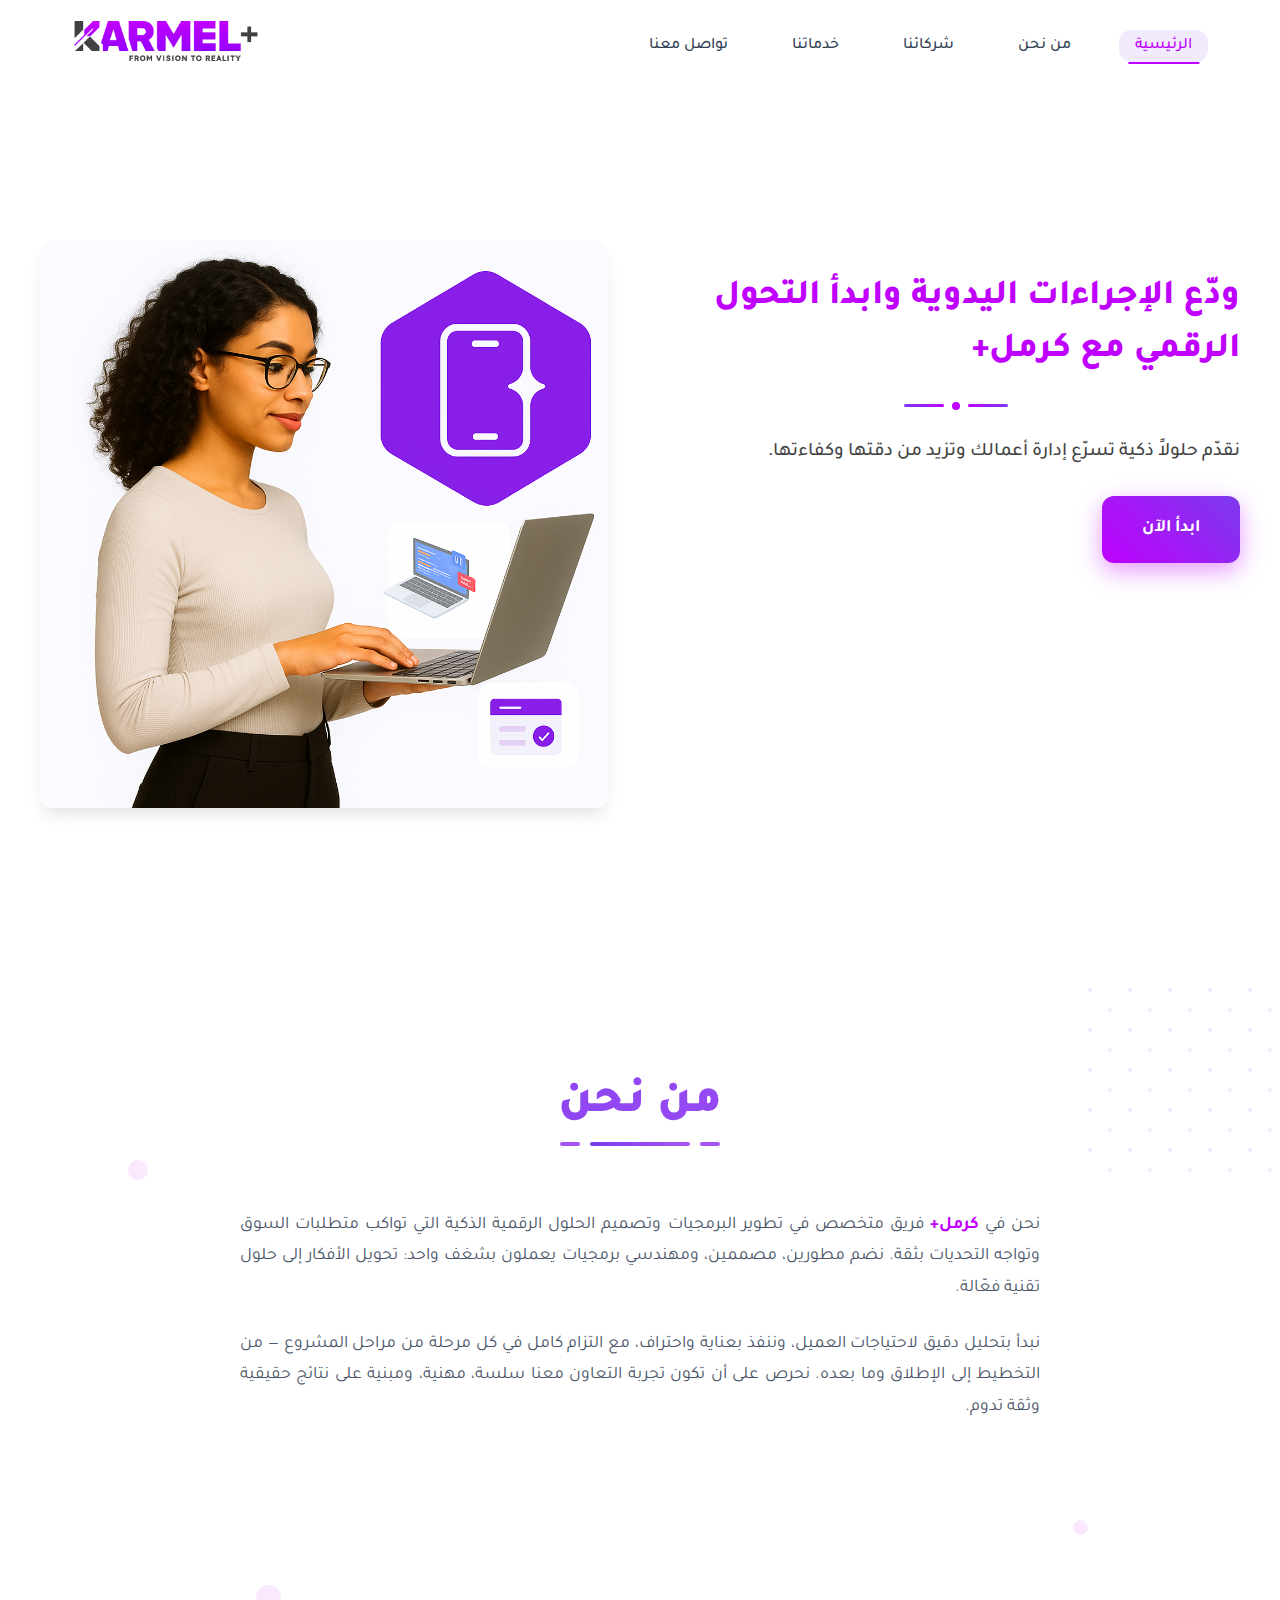
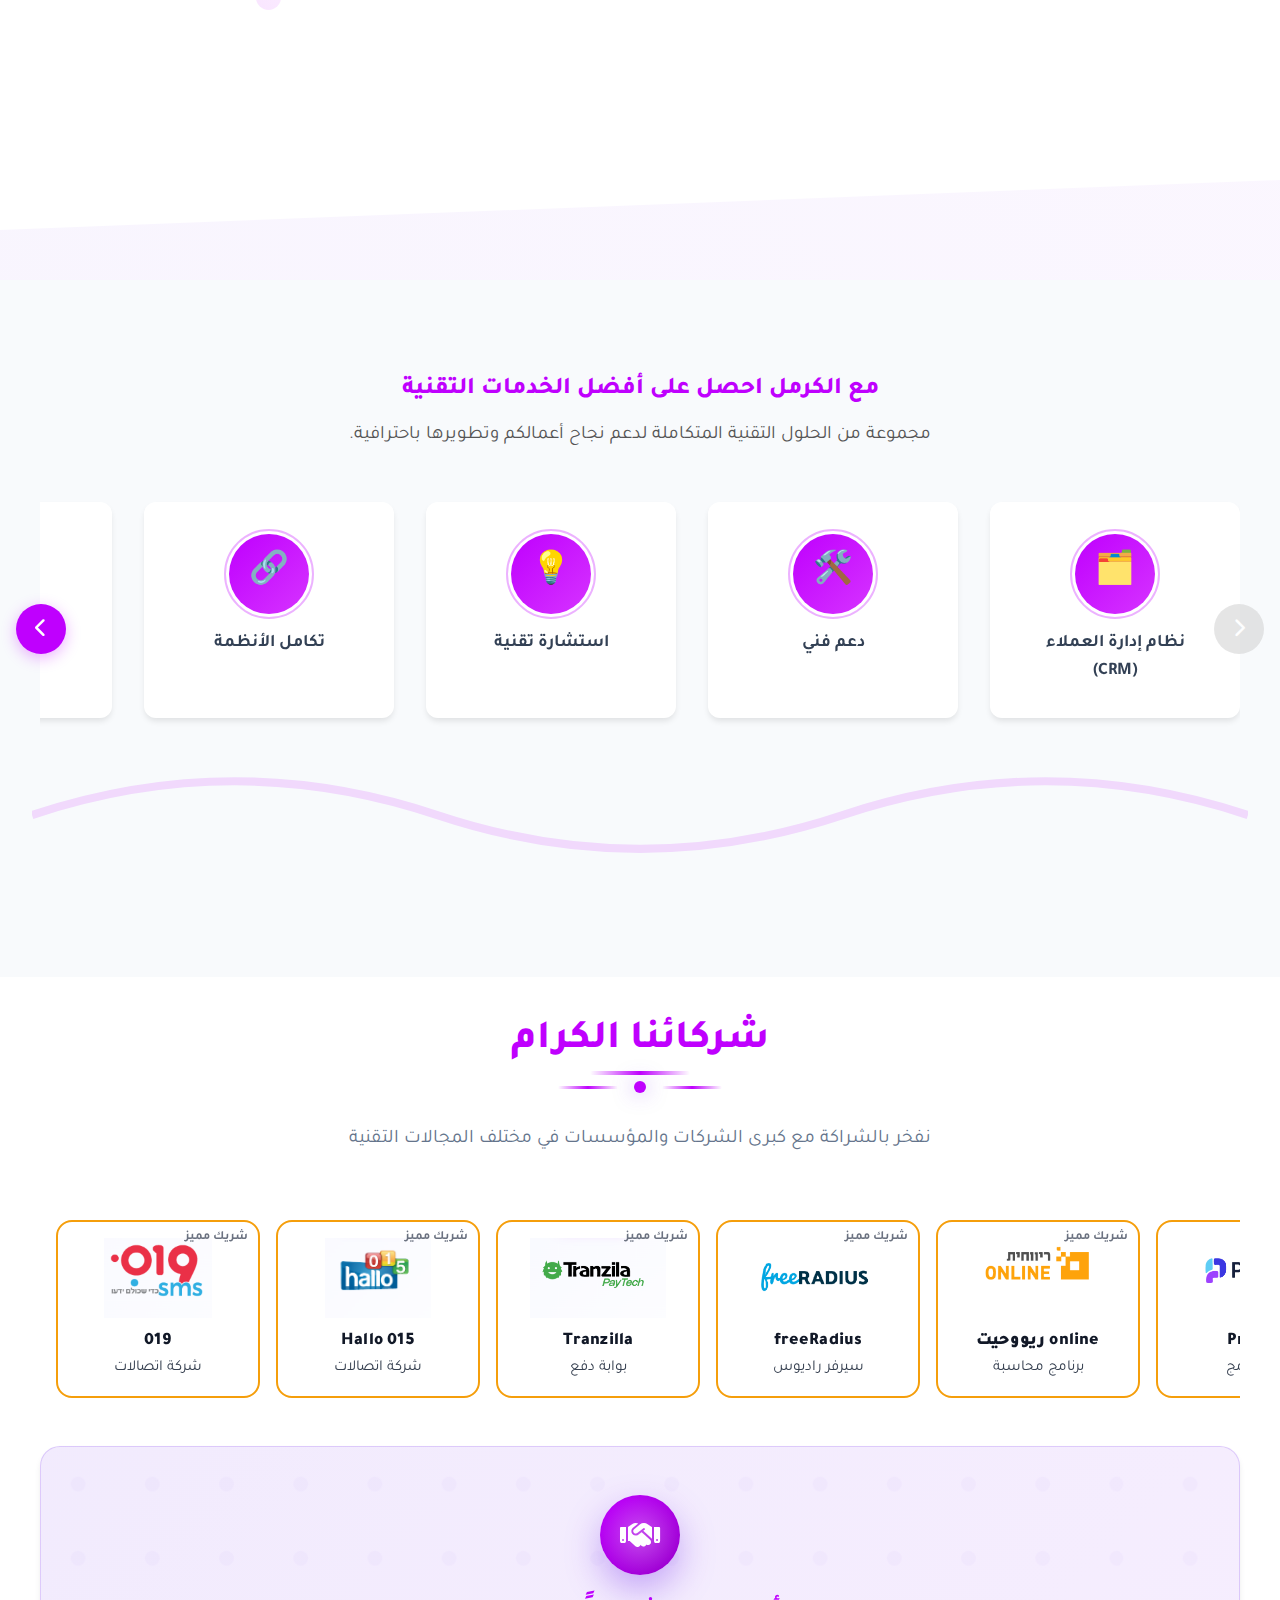
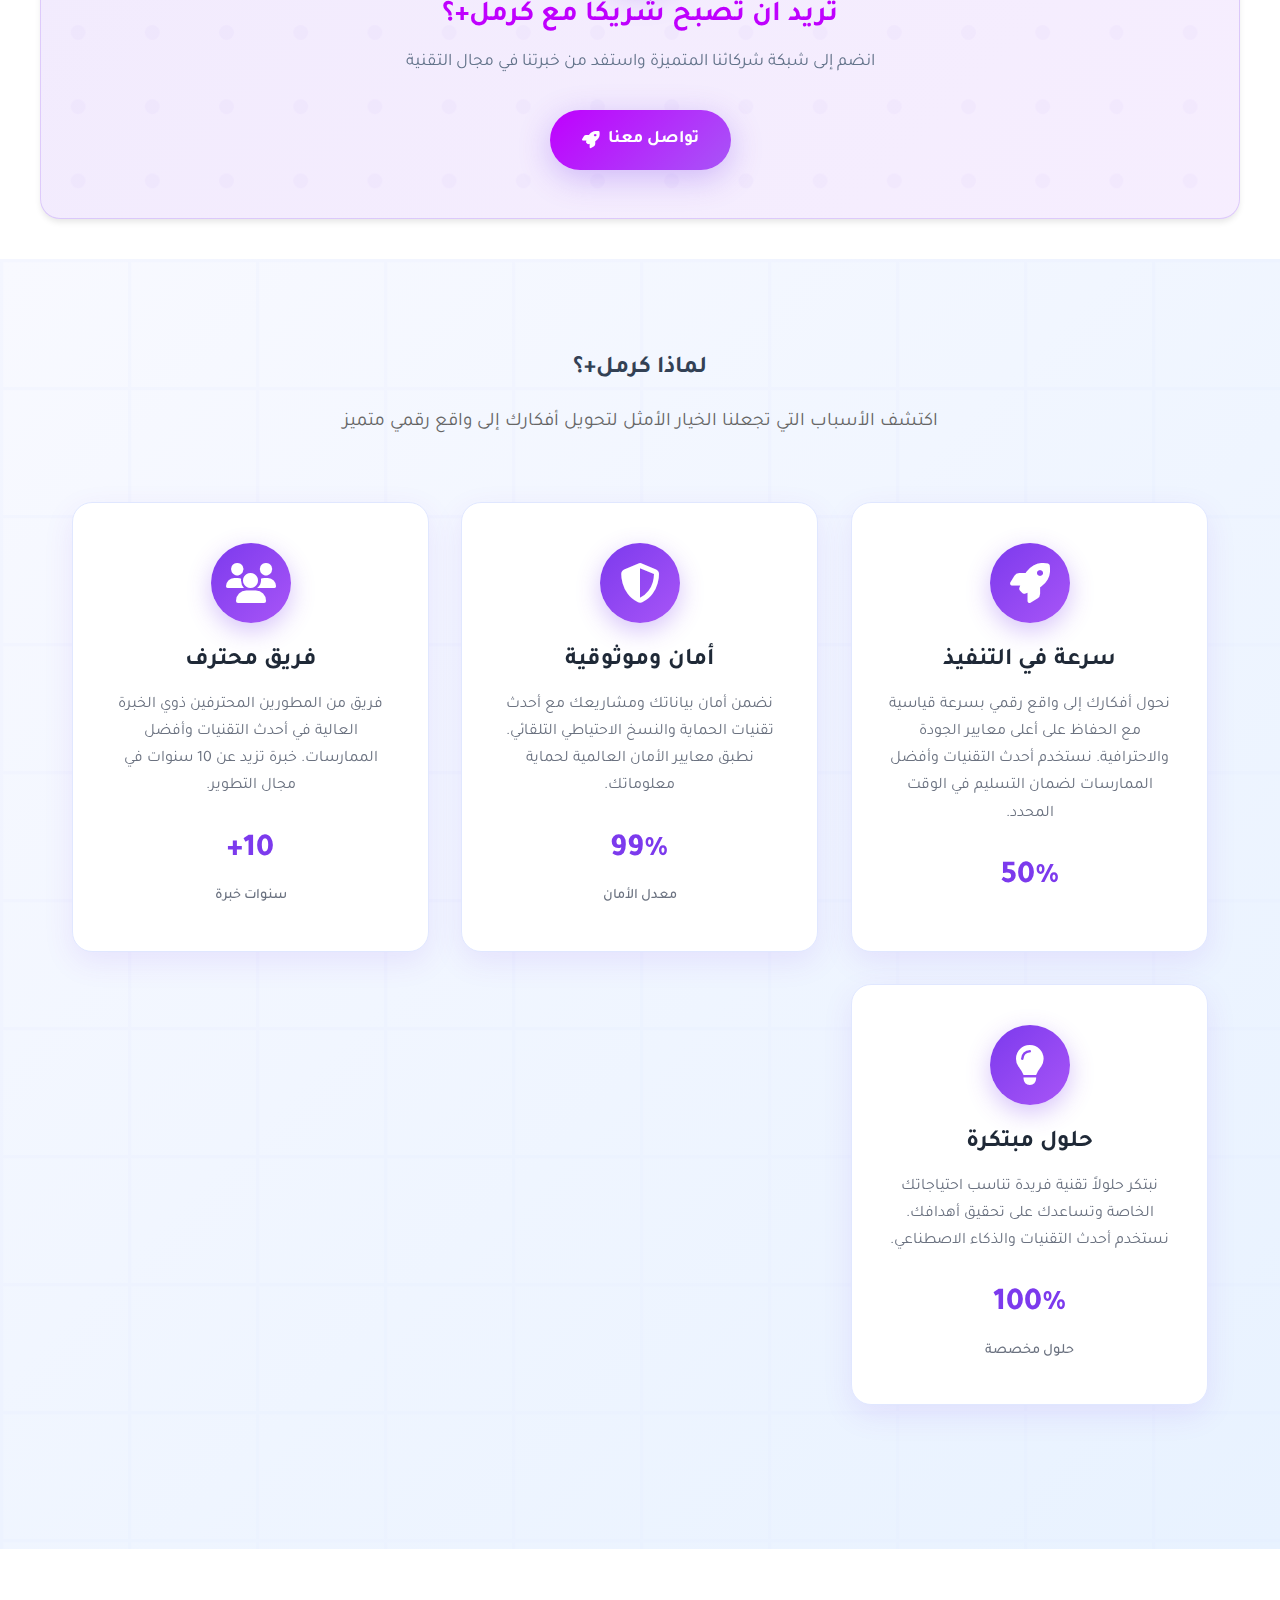
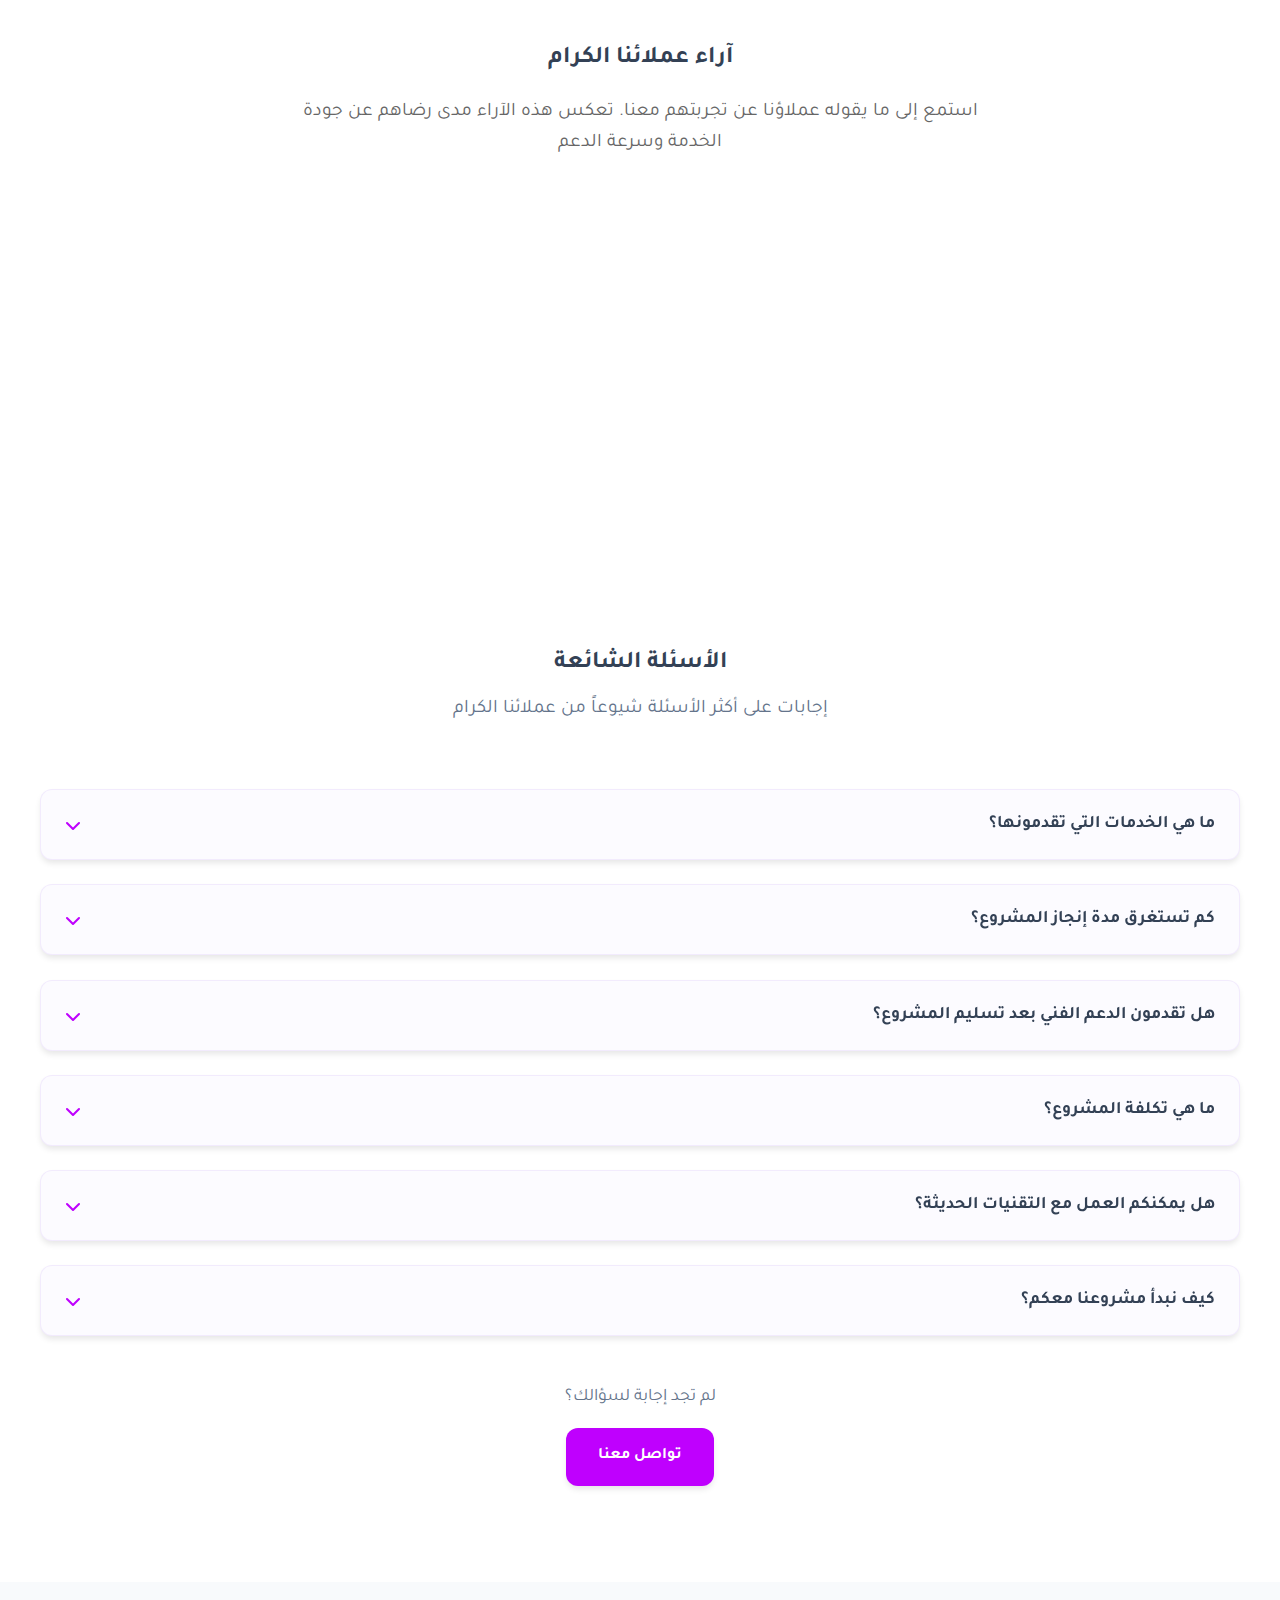
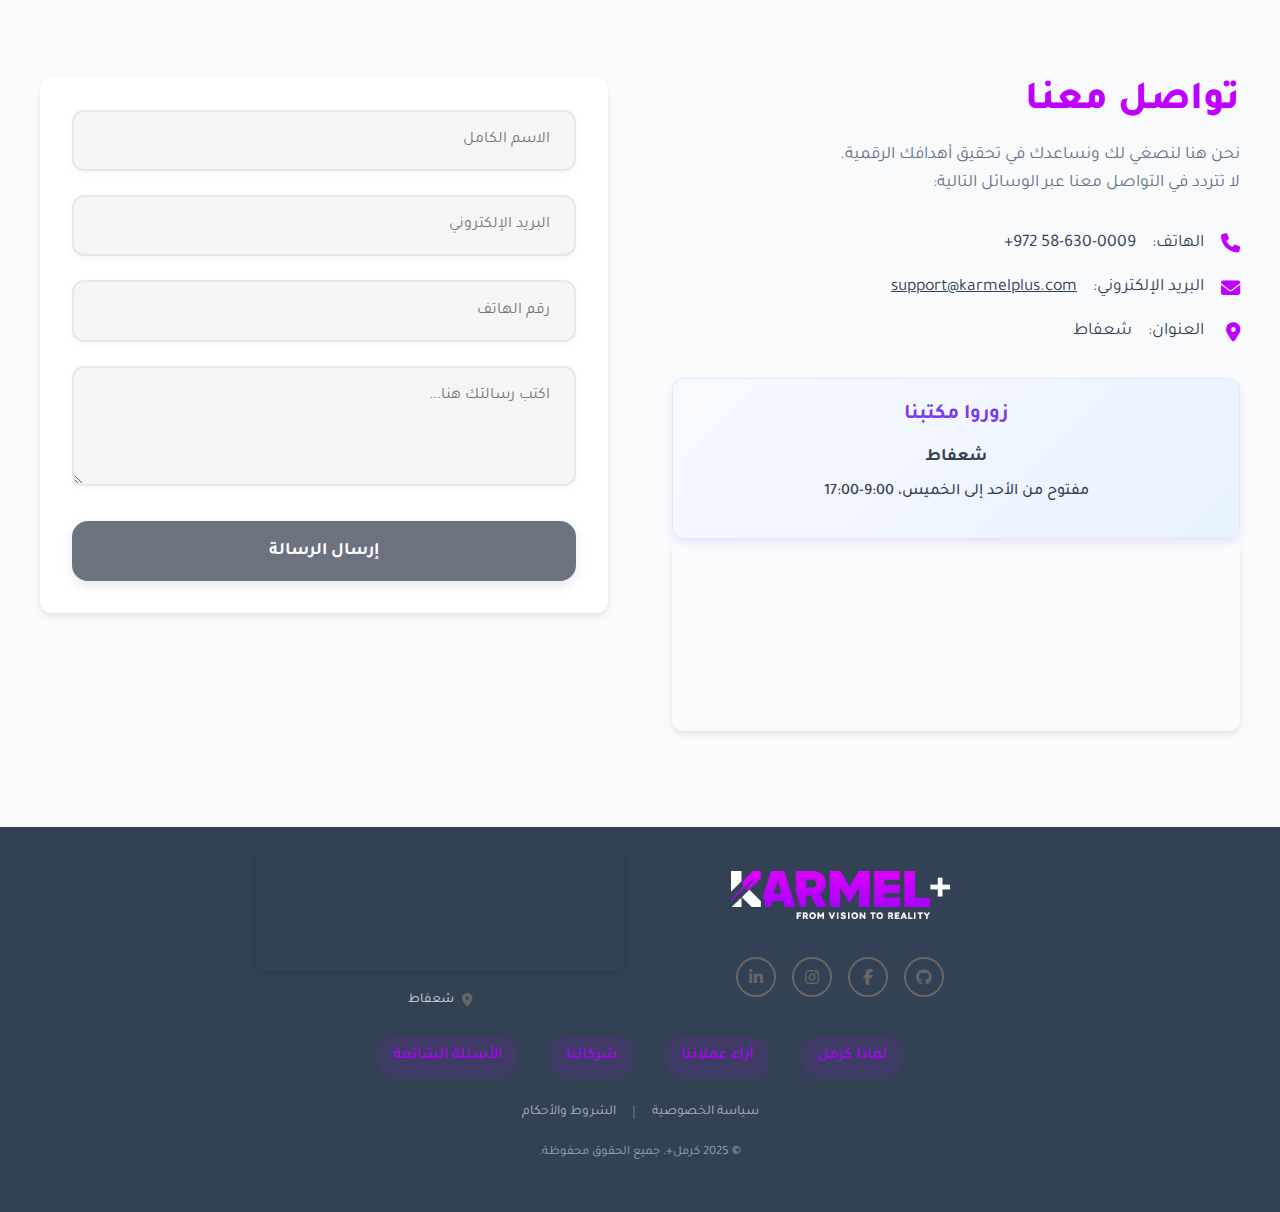
<file: index.html>
<!DOCTYPE html>
<html lang="ar" dir="rtl">
<head>
  <meta charset="UTF-8" />
  <meta name="viewport" content="width=device-width, initial-scale=1.0, maximum-scale=1.0, user-scalable=no, viewport-fit=cover" />
  <meta name="theme-color" content="#7c3aed" />
  <meta name="apple-mobile-web-app-capable" content="yes" />
  <meta name="apple-mobile-web-app-status-bar-style" content="default" />
  <meta name="apple-mobile-web-app-title" content="Karmel+" />
  <meta name="mobile-web-app-capable" content="yes" />
  <meta name="format-detection" content="telephone=no" />
  <meta name="msapplication-tap-highlight" content="no" />
  <title>Karmel+</title>
  <link rel="stylesheet" href="style.css" />
  <link rel="icon" type="image" href="circle_dark_icon.png">
  <link href="https://fonts.googleapis.com/css2?family=Tajawal:wght@200;300;400;500;700;800;900&display=swap" rel="stylesheet">
  <link rel="stylesheet" href="https://cdnjs.cloudflare.com/ajax/libs/font-awesome/6.4.0/css/all.min.css">
</head>
<body>

  <header class="main-header">
    <div class="header-container">
        <button class="mobile-menu-btn" id="mobileMenuBtn" aria-label="فتح القائمة">
        <span class="hamburger-line"></span>
        <span class="hamburger-line"></span>
        <span class="hamburger-line"></span>
      </button>

      <nav class="header-nav">
        <ul class="nav-list" id="navList">
          <li><a class="nav-link active" href="#home">الرئيسية</a></li>
          <li><a class="nav-link" href="#about">من نحن</a></li>
          <li><a class="nav-link" href="#partners">شركائنا</a></li>
          <li><a class="nav-link" href="#services">خدماتنا</a></li>
          <li><a class="nav-link" href="#contact">تواصل معنا</a></li>
        </ul>
      </nav>
      <a href="#home" class="logo-link">
      <img src="full_logo (1).png" alt="Karmel Logo" class="karmel-logo">
      </a>
    </div>
  </header>

  <main>
    <section id="home" class="section active-section">
    
        <div class="hero-simple-row">
          <div class="hero-simple-col-left" style="padding-top: 2rem;">
            <h1 class="hero-main-title fade-in-up" style="font-size:2.2rem;font-weight:800;color:#BF00FE;margin-bottom:1.2rem;line-height:1.5;animation:fadeInPhrase 1s both;">ودّع الإجراءات اليدوية وابدأ التحول الرقمي مع كرمل+</h1>
            <div class="hero-title-decoration" style="display: flex; align-items: center; justify-content: center; margin: 1.5rem 0; gap: 0.5rem;">
              <div style="width: 40px; height: 3px; background: linear-gradient(90deg, #BF00FE, #7c3aed); border-radius: 2px;"></div>
              <div style="width: 8px; height: 8px; background: #BF00FE; border-radius: 50%;"></div>
              <div style="width: 40px; height: 3px; background: linear-gradient(90deg, #7c3aed, #BF00FE); border-radius: 2px;"></div>
            </div>
            <p class="hero-main-desc fade-in-up" style="font-size:1.2rem;color:#444;font-weight:500;margin-bottom:1.5rem;line-height:2;animation:fadeInPhrase 1.3s both;">نقدّم حلولاً ذكية تسرّع إدارة أعمالك وتزيد من دقتها وكفاءتها.</p>
            <a href="#contact" class="hero-start-btn fade-in-up">ابدأ الآن</a>
          </div>
          <div class="hero-simple-col-right">
            <img src="i14.png" alt="Karmel Illustration" class="hero-side-img">
          </div>
        </div>

    </section>

    <section id="about" class="about-modern-section">
      <div class="about-bg-decoration">
        <div class="floating-shape shape-1"></div>
        <div class="floating-shape shape-2"></div>
        <div class="floating-shape shape-3"></div>
        <div class="about-wave-bg"></div>
        <div class="geometric-pattern"></div>
        </div>
      
      <div class="about-container">
                                <div class="about-header">
                          <h2 class="about-section-title">
                            <span class="title-text">من نحن</span>
                            <span class="title-underline"></span>
                          </h2>
                        </div>
        
        <div class="about-content">
          <div class="about-text-wrapper">
            <p class="about-description">
              نحن في <strong style="color:#BF00FE;">كرمل+</strong> فريق متخصص في تطوير البرمجيات وتصميم الحلول الرقمية الذكية التي تواكب متطلبات السوق وتواجه التحديات بثقة. نضم مطورين، مصممين، ومهندسي برمجيات يعملون بشغف واحد: تحويل الأفكار إلى حلول تقنية فعّالة.
            </p>
            
            <p class="about-description">
              نبدأ بتحليل دقيق لاحتياجات العميل، وننفذ بعناية واحتراف، مع التزام كامل في كل مرحلة من مراحل المشروع — من التخطيط إلى الإطلاق وما بعده. نحرص على أن تكون تجربة التعاون معنا سلسة، مهنية، ومبنية على نتائج حقيقية وثقة تدوم.
            </p>
          </div>
          

          
          
        </div>
      </div>
    </section>

    <section id="services" class="services-modern-wave">
      <h2 class="services-modern-title" style="font-size:1.5rem;text-align:center;color:#BF00FE;">مع الكرمل احصل على أفضل الخدمات التقنية</h2>
      <p class="services-modern-desc" style="font-size:1.18rem;color:#555;margin-bottom:2.2rem;max-width:600px;margin-left:auto;margin-right:auto;">مجموعة من الحلول التقنية المتكاملة لدعم نجاح أعمالكم وتطويرها باحترافية.</p>
      <div class="services-modern-wave-bg"></div>
      
      <div class="services-navigation">
        <button class="services-nav-btn services-prev" id="servicesPrev" aria-label="الخدمات السابقة">
          <i class="fas fa-chevron-right"></i>
        </button>
        <button class="services-nav-btn services-next" id="servicesNext" aria-label="الخدمات التالية">
          <i class="fas fa-chevron-left"></i>
        </button>
      </div>
      
      <div class="services-container">
        <div class="services-scroll" id="servicesScroll">
          <div class="service-modern-item">
            <div class="service-modern-circle"><span>🗂️</span></div>
            <div class="service-modern-label">نظام إدارة العملاء (CRM)</div>
          </div>
          <div class="service-modern-item">
            <div class="service-modern-circle"><span>🛠️</span></div>
            <div class="service-modern-label">دعم فني</div>
          </div>
          <div class="service-modern-item">
            <div class="service-modern-circle"><span>💡</span></div>
            <div class="service-modern-label">استشارة تقنية</div>
          </div>
          <div class="service-modern-item">
            <div class="service-modern-circle"><span>🔗</span></div>
            <div class="service-modern-label">تكامل الأنظمة</div>
          </div>
          <div class="service-modern-item">
            <div class="service-modern-circle"><span>🎓</span></div>
            <div class="service-modern-label">تدريب الموظفين</div>
          </div>
          <div class="service-modern-item">
            <div class="service-modern-circle"><span>🌐</span></div>
            <div class="service-modern-label">تطوير المواقع</div>
          </div>
          <div class="service-modern-item">
            <div class="service-modern-circle"><span>📱</span></div>
            <div class="service-modern-label">تطوير التطبيقات</div>
          </div>
          <div class="service-modern-item">
            <div class="service-modern-circle"><span>☁️</span></div>
            <div class="service-modern-label">خدمات سحابية</div>
          </div>
          <div class="service-modern-item">
            <div class="service-modern-circle"><span>🔒</span></div>
            <div class="service-modern-label">أمن المعلومات</div>
          </div>
          <div class="service-modern-item">
            <div class="service-modern-circle"><span>📊</span></div>
            <div class="service-modern-label">تحليل البيانات</div>
          </div>
        </div>
      </div>
      
      <svg class="services-modern-svg" viewBox="0 0 900 100" fill="none" xmlns="http://www.w3.org/2000/svg">
        <path d="M0 60 Q150 10 300 60 T600 60 T900 60" stroke="#BF00FE" stroke-width="6" fill="none" opacity="0.13"/>
      </svg>
    </section>

    <section id="partners" class="partners-strip-section">
            <div class="partners-container">
              <div class="partners-header">
                <div class="partners-title-wrapper">
                  <h2 class="partners-title">
                    <span class="ar">شركائنا الكرام</span>
                  </h2>
                  <div class="title-decoration">
                    <div class="decoration-line"></div>
                    <div class="decoration-dot"></div>
                    <div class="decoration-line"></div>
                  </div>
                </div>
                <p class="partners-subtitle">
                  <span class="ar">نفخر بالشراكة مع كبرى الشركات والمؤسسات في مختلف المجالات التقنية</span>
                </p>
              </div>
              
          <div class="partners-strip" aria-label="شريط بطاقات الشركاء">
          <div class="partners-strip-track">
            <div class="partner-card featured">
              <div class="badge-featured">شريك مميز</div>
              <img src="i1.png" alt="019" class="partner-card-logo" loading="lazy">
              <div class="partner-card-name">019</div>
              <div class="partner-card-type">شركة اتصالات</div>
                      </div>
            <div class="partner-card featured">
              <div class="badge-featured">شريك مميز</div>
              <img src="i2.png" alt="Hallo 015" class="partner-card-logo" loading="lazy">
              <div class="partner-card-name">Hallo 015</div>
              <div class="partner-card-type">شركة اتصالات</div>
                    </div>
            <div class="partner-card featured">
              <div class="badge-featured">شريك مميز</div>
              <img src="i3.png" alt="Tranzilla" class="partner-card-logo" loading="lazy">
              <div class="partner-card-name">Tranzilla</div>
              <div class="partner-card-type">بوابة دفع</div>
                      </div>
            <div class="partner-card featured">
              <div class="badge-featured">شريك مميز</div>
              <img src="i4.png" alt="freeRadius" class="partner-card-logo" loading="lazy">
              <div class="partner-card-name">freeRadius</div>
              <div class="partner-card-type">سيرفر راديوس</div>
                    </div>
            <div class="partner-card featured">
              <div class="badge-featured">شريك مميز</div>
              <img src="i5.png" alt="ريووحيت online" class="partner-card-logo" loading="lazy">
              <div class="partner-card-name">ريووحيت online</div>
              <div class="partner-card-type">برنامج محاسبة</div>
                  </div>
            <div class="partner-card featured">
              <div class="badge-featured">شريك مميز</div>
              <img src="i6.png" alt="Priority" class="partner-card-logo" loading="lazy">
              <div class="partner-card-name">Priority</div>
              <div class="partner-card-type">برنامج ERP</div>
                </div>
            <div class="partner-card">
              <img src="i7.png" alt="Golan" class="partner-card-logo" loading="lazy">
              <div class="partner-card-name">Golan</div>
              <div class="partner-card-type">شركة اتصالات</div>
                      </div>
            <div class="partner-card">
              <img src="i8.png" alt="Cellcom" class="partner-card-logo" loading="lazy">
              <div class="partner-card-name">Cellcom</div>
              <div class="partner-card-type">شركة اتصالات</div>
                </div>
                
            <div class="partner-card">
              <img src="i9.png" alt="We4g" class="partner-card-logo" loading="lazy">
              <div class="partner-card-name">We4g</div>
              <div class="partner-card-type">شركة اتصالات</div>
                </div>
                
            <div class="partner-card">
              <img src="i10.png" alt="Pelephone" class="partner-card-logo" loading="lazy">
              <div class="partner-card-name">Pelephone</div>
              <div class="partner-card-type">شركة اتصالات</div>
                </div>
                
            <div class="partner-card">
              <img src="i11.png" alt="Partner" class="partner-card-logo" loading="lazy">
              <div class="partner-card-name">Partner</div>
              <div class="partner-card-type">شركة اتصالات</div>
                </div>
                
            <div class="partner-card">
              <img src="i12.png" alt="Hot" class="partner-card-logo" loading="lazy">
              <div class="partner-card-name">Hot</div>
              <div class="partner-card-type">شركة اتصالات</div>
                </div>
                
            <div class="partner-card">
              <img src="i13.png" alt="OpenOLT" class="partner-card-logo" loading="lazy">
              <div class="partner-card-name">OpenOLT</div>
              <div class="partner-card-type">واجهة OLT</div>
                </div>
                
            <div class="partner-card featured">
              <img src="i1.png" alt="019" class="partner-card-logo" loading="lazy">
              <div class="partner-card-name">019</div>
              <div class="partner-card-type">شركة اتصالات</div>
                      </div>
            <div class="partner-card featured">
              <img src="i2.png" alt="Hallo 015" class="partner-card-logo" loading="lazy">
              <div class="partner-card-name">Hallo 015</div>
              <div class="partner-card-type">شركة اتصالات</div>
                    </div>
            <div class="partner-card featured">
              <img src="i3.png" alt="Tranzilla" class="partner-card-logo" loading="lazy">
              <div class="partner-card-name">Tranzilla</div>
              <div class="partner-card-type">بوابة دفع</div>
                      </div>
            <div class="partner-card featured">
              <img src="i4.png" alt="freeRadius" class="partner-card-logo" loading="lazy">
              <div class="partner-card-name">freeRadius</div>
              <div class="partner-card-type">سيرفر راديوس</div>
                    </div>
            <div class="partner-card featured">
              <img src="i5.png" alt="ريووحيت online" class="partner-card-logo" loading="lazy">
              <div class="partner-card-name">ريووحيت online</div>
              <div class="partner-card-type">برنامج محاسبة</div>
                  </div>
            <div class="partner-card featured">
              <img src="i6.png" alt="Priority" class="partner-card-logo" loading="lazy">
              <div class="partner-card-name">Priority</div>
              <div class="partner-card-type">برنامج ERP</div>
                </div>
            <div class="partner-card">
              <img src="i7.png" alt="Golan" class="partner-card-logo" loading="lazy">
              <div class="partner-card-name">Golan</div>
              <div class="partner-card-type">شركة اتصالات</div>
                      </div>
            <div class="partner-card">
              <img src="i8.png" alt="Cellcom" class="partner-card-logo" loading="lazy">
              <div class="partner-card-name">Cellcom</div>
              <div class="partner-card-type">شركة اتصالات</div>
                    </div>
            <div class="partner-card">
              <img src="i9.png" alt="We4g" class="partner-card-logo" loading="lazy">
              <div class="partner-card-name">We4g</div>
              <div class="partner-card-type">شركة اتصالات</div>
                      </div>
            <div class="partner-card">
              <img src="i10.png" alt="Pelephone" class="partner-card-logo" loading="lazy">
              <div class="partner-card-name">Pelephone</div>
              <div class="partner-card-type">شركة اتصالات</div>
                    </div>
            <div class="partner-card">
              <img src="i11.png" alt="Partner" class="partner-card-logo" loading="lazy">
              <div class="partner-card-name">Partner</div>
              <div class="partner-card-type">شركة اتصالات</div>
                  </div>
            <div class="partner-card">
              <img src="i12.png" alt="Hot" class="partner-card-logo" loading="lazy">
              <div class="partner-card-name">Hot</div>
              <div class="partner-card-type">شركة اتصالات</div>
                </div>
            <div class="partner-card">
              <img src="i13.png" alt="OpenOLT" class="partner-card-logo" loading="lazy">
              <div class="partner-card-name">OpenOLT</div>
              <div class="partner-card-type">واجهة OLT</div>
                </div>
                
            <div class="partner-card featured"><img src="i1.png" alt="019" class="partner-card-logo" loading="lazy"><div class="partner-card-name">019</div><div class="partner-card-type">شركة اتصالات</div></div>
            <div class="partner-card featured"><img src="i2.png" alt="Hallo 015" class="partner-card-logo" loading="lazy"><div class="partner-card-name">Hallo 015</div><div class="partner-card-type">شركة اتصالات</div></div>
            <div class="partner-card featured"><img src="i3.png" alt="Tranzilla" class="partner-card-logo" loading="lazy"><div class="partner-card-name">Tranzilla</div><div class="partner-card-type">بوابة دفع</div></div>
            <div class="partner-card featured"><img src="i4.png" alt="freeRadius" class="partner-card-logo" loading="lazy"><div class="partner-card-name">freeRadius</div><div class="partner-card-type">سيرفر راديوس</div></div>
            <div class="partner-card featured"><img src="i5.png" alt="ريووحيت online" class="partner-card-logo" loading="lazy"><div class="partner-card-name">ريووحيت online</div><div class="partner-card-type">برنامج محاسبة</div></div>
            <div class="partner-card featured"><img src="i6.png" alt="Priority" class="partner-card-logo" loading="lazy"><div class="partner-card-name">Priority</div><div class="partner-card-type">برنامج ERP</div></div>
            <div class="partner-card"><img src="i7.png" alt="Golan" class="partner-card-logo" loading="lazy"><div class="partner-card-name">Golan</div><div class="partner-card-type">شركة اتصالات</div></div>
            <div class="partner-card"><img src="i8.png" alt="Cellcom" class="partner-card-logo" loading="lazy"><div class="partner-card-name">Cellcom</div><div class="partner-card-type">شركة اتصالات</div></div>
            <div class="partner-card"><img src="i9.png" alt="We4g" class="partner-card-logo" loading="lazy"><div class="partner-card-name">We4g</div><div class="partner-card-type">شركة اتصالات</div></div>
            <div class="partner-card"><img src="i10.png" alt="Pelephone" class="partner-card-logo" loading="lazy"><div class="partner-card-name">Pelephone</div><div class="partner-card-type">شركة اتصالات</div></div>
            <div class="partner-card"><img src="i11.png" alt="Partner" class="partner-card-logo" loading="lazy"><div class="partner-card-name">Partner</div><div class="partner-card-type">شركة اتصالات</div></div>
            <div class="partner-card"><img src="i12.png" alt="Hot" class="partner-card-logo" loading="lazy"><div class="partner-card-name">Hot</div><div class="partner-card-type">شركة اتصالات</div></div>
            <div class="partner-card"><img src="i13.png" alt="OpenOLT" class="partner-card-logo" loading="lazy"><div class="partner-card-name">OpenOLT</div><div class="partner-card-type">واجهة OLT</div></div>
                  </div>
                </div>
                
        <div class="partners-cta">
                <div class="cta-content">
                  <div class="cta-icon">
                    <i class="fas fa-handshake"></i>
                  </div>
                  <h3>
                    <span class="ar">تريد أن تصبح شريكاً مع كرمل+؟</span>
                  </h3>
                  <p>
                    <span class="ar">انضم إلى شبكة شركائنا المتميزة واستفد من خبرتنا في مجال التقنية</span>
                  </p>
            <a href="#contact" class="partners-contact-btn">
                    <span class="ar">تواصل معنا</span>
                    <i class="fas fa-rocket"></i>
                  </a>
                </div>
              </div>
            </div>
          </section>

    <section class="why-karmel-section" data-aos="fade-in">
      <div class="why-karmel-container">
        <div class="why-karmel-header">
          <h2 class="section-title-main">
            <span class="ar">لماذا كرمل+؟</span>
          </h2>
          <p class="why-karmel-subtitle">
            <span class="ar">اكتشف الأسباب التي تجعلنا الخيار الأمثل لتحويل أفكارك إلى واقع رقمي متميز</span>
          </p>
        </div>
        
        <div class="why-karmel-grid">
          <div class="why-karmel-card" data-aos="fade-up" data-aos-delay="100">
            <div class="why-karmel-icon">
              <i class="fas fa-rocket"></i>
              <div class="icon-glow"></div>
            </div>
            <h3 class="why-karmel-title">
              <span class="ar">سرعة في التنفيذ</span>
            </h3>
            <p class="why-karmel-desc">
              <span class="ar">نحول أفكارك إلى واقع رقمي بسرعة قياسية مع الحفاظ على أعلى معايير الجودة والاحترافية. نستخدم أحدث التقنيات وأفضل الممارسات لضمان التسليم في الوقت المحدد.</span>
            </p>
            <div class="why-karmel-stats">
              <div class="stat-item">
                <span class="stat-number">50%</span>
              </div>
            </div>
          </div>
          
          <div class="why-karmel-card" data-aos="fade-up" data-aos-delay="200">
            <div class="why-karmel-icon">
              <i class="fas fa-shield-alt"></i>
              <div class="icon-glow"></div>
            </div>
            <h3 class="why-karmel-title">
              <span class="ar">أمان وموثوقية</span>
            </h3>
            <p class="why-karmel-desc">
              <span class="ar">نضمن أمان بياناتك ومشاريعك مع أحدث تقنيات الحماية والنسخ الاحتياطي التلقائي. نطبق معايير الأمان العالمية لحماية معلوماتك.</span>
            </p>
            <div class="why-karmel-stats">
              <div class="stat-item">
                <span class="stat-number">99%</span>
                <span class="stat-label">معدل الأمان</span>
              </div>
            </div>
          </div>
          
          <div class="why-karmel-card" data-aos="fade-up" data-aos-delay="300">
            <div class="why-karmel-icon">
              <i class="fas fa-users"></i>
              <div class="icon-glow"></div>
            </div>
            <h3 class="why-karmel-title">
              <span class="ar">فريق محترف</span>
              <span class="en" style="display:none;">Professional Team</span>
            </h3>
            <p class="why-karmel-desc">
              <span class="ar">فريق من المطورين المحترفين ذوي الخبرة العالية في أحدث التقنيات وأفضل الممارسات. خبرة تزيد عن 10 سنوات في مجال التطوير.</span>
            </p>
            <div class="why-karmel-stats">
              <div class="stat-item">
                <span class="stat-number">10+</span>
                <span class="stat-label">سنوات خبرة</span>
              </div>
            </div>
          </div>
          
          <div class="why-karmel-card" data-aos="fade-up" data-aos-delay="400">
            <div class="why-karmel-icon">
              <i class="fas fa-lightbulb"></i>
              <div class="icon-glow"></div>
            </div>
            <h3 class="why-karmel-title">
              <span class="ar">حلول مبتكرة</span>
            </h3>
            <p class="why-karmel-desc">
              <span class="ar">نبتكر حلولاً تقنية فريدة تناسب احتياجاتك الخاصة وتساعدك على تحقيق أهدافك. نستخدم أحدث التقنيات والذكاء الاصطناعي.</span>
            </p>
            <div class="why-karmel-stats">
              <div class="stat-item">
                <span class="stat-number">100%</span>
                <span class="stat-label">حلول مخصصة</span>
              </div>
            </div>
          </div>
        </div>
        

      </div>
    </section>

    <section id="feedback" class="feedback-section">
      <div class="feedback-container">
        <div class="feedback-header">
          <h2 class="section-title-main">
            <span class="ar">آراء عملائنا الكرام</span>
          </h2>
          <p class="feedback-subtitle">
            <span class="ar">استمع إلى ما يقوله عملاؤنا عن تجربتهم معنا. تعكس هذه الآراء مدى رضاهم عن جودة الخدمة وسرعة الدعم</span>
          </p>
        </div>
        
        <div class="feedback-grid">
          <div class="feedback-card" data-aos="fade-up" data-aos-delay="100">
            <div class="feedback-image">
              <img src="image.png" alt="عميلة فتاة" class="customer-image">
            </div>
            <div class="feedback-content">
                  <h3 class="customer-name">فاطمة محمود</h3>
                  <p class="feedback-text">"من أفضل الشركات التي تعاملت معها! كرمل+ قدمت لنا حلولاً مبتكرة وساعدتنا على تحقيق أهدافنا بسرعة قياسية."</p>
              <div class="feedback-rating">
                <i class="fas fa-star"></i>
                <i class="fas fa-star"></i>
                <i class="fas fa-star"></i>
                <i class="fas fa-star"></i>
                <i class="fas fa-star"></i>
              </div>
            </div>
          </div>
          
          <div class="feedback-card" data-aos="fade-up" data-aos-delay="200">
            <div class="feedback-image">
              <img src="image2.webp" alt="عميل رجل" class="customer-image">
            </div>
            <div class="feedback-content">
                  <h3 class="customer-name">علي حسن</h3>
                  <p class="feedback-text">"كرمل+ غيرت مفهومنا عن التطوير التقني. الفريق محترف جداً والنتائج مذهلة. أنصح جميع الشركات بالتعامل معهم!"</p>
              <div class="feedback-rating">
                <i class="fas fa-star"></i>
                <i class="fas fa-star"></i>
                <i class="fas fa-star"></i>
                <i class="fas fa-star"></i>
                <i class="fas fa-star"></i>
              </div>
              </div>
            </div>
          </div>
          

            </div>
    </section>

    <section id="faq" class="faq-section">
      <div class="faq-container">
        <div class="faq-header">
          <h2 class="section-title-main">
            <span class="ar">الأسئلة الشائعة</span>
          </h2>
          <p class="faq-subtitle">
            <span class="ar">إجابات على أكثر الأسئلة شيوعاً من عملائنا الكرام</span>
          </p>
              </div>
        
        <div class="faq-grid">
          <div class="faq-item" data-aos="fade-up" data-aos-delay="100">
            <div class="faq-question">
              <h3>
                <span class="ar">ما هي الخدمات التي تقدمونها؟</span>
              </h3>
              <i class="fas fa-chevron-down"></i>
            </div>
            <div class="faq-answer">
              <p>
                <span class="ar">نقدم مجموعة شاملة من الخدمات التقنية تشمل تطوير البرمجيات، تطوير المواقع والتطبيقات، تصميم واجهات المستخدم، تكامل الأنظمة، والدعم الفني.</span>
              </p>
          </div>
        </div>
        
          <div class="faq-item" data-aos="fade-up" data-aos-delay="200">
            <div class="faq-question">
              <h3>
                <span class="ar">كم تستغرق مدة إنجاز المشروع؟</span>
              </h3>
              <i class="fas fa-chevron-down"></i>
            </div>
            <div class="faq-answer">
              <p>
                <span class="ar">تختلف مدة التنفيذ حسب حجم وتعقيد المشروع. المشاريع الصغيرة تستغرق 2-4 أسابيع، والمشاريع المتوسطة 1-3 أشهر، والمشاريع الكبيرة 3-6 أشهر.</span>
              </p>
            </div>
          </div>
          
          <div class="faq-item" data-aos="fade-up" data-aos-delay="300">
            <div class="faq-question">
              <h3>
                <span class="ar">هل تقدمون الدعم الفني بعد تسليم المشروع؟</span>
              </h3>
              <i class="fas fa-chevron-down"></i>
            </div>
            <div class="faq-answer">
              <p>
                <span class="ar">نعم، نقدم دعم فني مجاني لمدة 3 أشهر بعد تسليم المشروع، بالإضافة إلى عقود دعم فني مستمرة حسب احتياجات العميل.</span>
              </p>
            </div>
          </div>
          
          <div class="faq-item" data-aos="fade-up" data-aos-delay="400">
            <div class="faq-question">
              <h3>
                <span class="ar">ما هي تكلفة المشروع؟</span>
              </h3>
              <i class="fas fa-chevron-down"></i>
            </div>
            <div class="faq-answer">
              <p>
                <span class="ar">نطبق سياسة دفع مرنة: 50% مقدم عند بدء المشروع، و50% عند التسليم النهائي. للمشاريع الكبيرة يمكن تقسيم الدفع على مراحل.</span>
                <span class="en" style="display:none;">We apply a flexible payment policy: 50% down payment at project start, and 50% upon final delivery. For large projects, payment can be divided into stages.</span>
              </p>
            </div>
          </div>
          
          <div class="faq-item" data-aos="fade-up" data-aos-delay="500">
            <div class="faq-question">
              <h3>
                <span class="ar">هل يمكنكم العمل مع التقنيات الحديثة؟</span>
                <span class="en" style="display:none;">Can you work with modern technologies?</span>
              </h3>
              <i class="fas fa-chevron-down"></i>
            </div>
            <div class="faq-answer">
              <p>
                <span class="ar">نستخدم أحدث التقنيات مثل React، Node.js، Python، PHP، Laravel، WordPress، وأدوات التطوير الحديثة الأخرى.</span>
                <span class="en" style="display:none;">We use the latest technologies such as React, Node.js, Python, PHP, Laravel, WordPress, and other modern development tools.</span>
              </p>
            </div>
          </div>
          
          <div class="faq-item" data-aos="fade-up" data-aos-delay="600">
            <div class="faq-question">
              <h3>
                <span class="ar">كيف نبدأ مشروعنا معكم؟</span>
                <span class="en" style="display:none;">How do we start our project with you?</span>
              </h3>
              <i class="fas fa-chevron-down"></i>
            </div>
            <div class="faq-answer">
              <p>
                <span class="ar">نبدأ بجلسة استشارة مجانية لتحليل احتياجاتك، ثم نقدم عرض سعر مفصل وخطة عمل. بعد الموافقة، نبدأ التطوير مع تحديثات منتظمة.</span>
                <span class="en" style="display:none;">We start with a free consultation session to analyze your needs, then provide a detailed quote and work plan. After approval, we begin development with regular updates.</span>
              </p>
            </div>
          </div>
        </div>
        
        <div class="faq-cta">
          <p>
            <span class="ar">لم تجد إجابة لسؤالك؟</span>
            <span class="en" style="display:none;">Didn't find an answer to your question?</span>
          </p>
          <a href="#contact" class="faq-contact-btn">
            <span class="ar">تواصل معنا</span>
            <span class="en" style="display:none;">Contact Us</span>
          </a>
        </div>
      </div>
    </section>

    <section id="contact" class="contact-section">
      <div class="contact-container">
          <div class="contact-info">
          <h2 class="contact-title">تواصل معنا</h2>
          <p class="contact-desc">
            نحن هنا لنصغي لك ونساعدك في تحقيق أهدافك الرقمية.<br>
            لا تتردد في التواصل معنا عبر الوسائل التالية:
          </p>
          <ul class="contact-list">
            <li><i class="fa fa-phone"></i> الهاتف: <span dir="ltr" style="unicode-bidi: embed;" class="contact-phone">+972 58-630-0009</span></li>
            <li><i class="fa fa-envelope"></i> البريد الإلكتروني: <a href="mailto:support@karmelplus.com" style="color:inherit;text-decoration:underline;cursor:pointer;" class="contact-email">support@karmelplus.com</a></li>
            <li><i class="fa fa-map-marker-alt"></i> العنوان: <span class="contact-address">شعفاط</span></li>
          </ul>
          
          <div class="office-info" style="margin-top: 2rem; padding: 1.5rem; background: linear-gradient(135deg, #f8f9ff 0%, #e8f2ff 100%); border-radius: 12px; border: 1px solid #e0e7ff; box-shadow: 0 4px 6px rgba(124, 58, 237, 0.1);">
            <h3 style="color: #7c3aed; font-size: 1.3rem; font-weight: 700; margin-bottom: 1rem; font-family: 'Tajawal', sans-serif; text-align: center;">زوروا مكتبنا</h3>
            <p style="color: #374151; font-size: 1.1rem; font-weight: 600; margin-bottom: 0.5rem; font-family: 'Tajawal', sans-serif; text-align: center;">شعفاط</p>
            <p style="color: #374151; font-size: 1rem; font-weight: 500; font-family: 'Tajawal', sans-serif; text-align: center;">مفتوح من الأحد إلى الخميس، 9:00-17:00</p>
          </div>
         
          <div class="contact-map">
            <iframe
              src="https://www.google.com/maps?q=Shuafat&output=embed"
              width="100%" height="180" style="border:0; border-radius:14px;" allowfullscreen="" loading="lazy" referrerpolicy="no-referrer-when-downgrade" class="contact-map-iframe">
            </iframe>
          </div>
        </div>
       
        <form class="contact-form">
          <input type="text" placeholder="الاسم الكامل" required autocomplete="name" inputmode="text">
          <input type="email" placeholder="البريد الإلكتروني" required autocomplete="email" inputmode="email">
          <input type="tel" placeholder="رقم الهاتف" autocomplete="tel" inputmode="tel">
          <textarea placeholder="اكتب رسالتك هنا..." required inputmode="text"></textarea>
          <button type="submit" aria-label="إرسال الرسالة">
            <span class="button-text">إرسال الرسالة</span>
            <span class="button-loading" style="display: none;">
              <i class="fas fa-spinner fa-spin"></i>
              جاري الإرسال...
            </span>
          </button>
        </form>
      </div>
    </section>
  </main>
  

  <footer class="main-footer simple-footer">
    <div class="footer-simple-container">
      <div class="footer-simple-content">
        <div class="footer-simple-info">
          <div class="footer-logo-container">
            <img src="full_light_logo.png" alt="Karmel Logo" class="footer-logo">
          </div>
          <div class="footer-simple-icons">
            <a href="https://github.com" class="footer-simple-icon" aria-label="GitHub" target="_blank" rel="noopener">
              <i class="fa-brands fa-github"></i>
            </a>
            <a href="https://facebook.com" class="footer-simple-icon" aria-label="Facebook" target="_blank" rel="noopener">
              <i class="fa-brands fa-facebook-f"></i>
            </a>
            <a href="https://instagram.com" class="footer-simple-icon" aria-label="Instagram" target="_blank" rel="noopener">
              <i class="fa-brands fa-instagram"></i>
            </a>
            <a href="https://linkedin.com" class="footer-simple-icon" aria-label="LinkedIn" target="_blank" rel="noopener">
              <i class="fa-brands fa-linkedin-in"></i>
            </a>
          </div>
        </div>
        
        <div class="footer-simple-map">
          <iframe 
            src="https://www.google.com/maps?q=Shuafat&output=embed"
            width="100%" 
            height="120" 
            style="border:0; border-radius: 8px;" 
            allowfullscreen="" 
            loading="lazy" 
            referrerpolicy="no-referrer-when-downgrade"
            title="موقع كرمل+ في شعفاط">
          </iframe>
                      <p class="footer-simple-address">
              <i class="fas fa-map-marker-alt"></i>
              <span class="ar">شعفاط</span>
            </p>
        </div>
      </div>
      
      <div class="footer-simple-links">
        <a href="#why-karmel" class="footer-simple-link">
          <span class="ar">لماذا كرمل</span>
        </a>
        <a href="#feedback" class="footer-simple-link">
          <span class="ar">آراء عملائنا</span>
        </a>
        <a href="#partners" class="footer-simple-link">
          <span class="ar">شركائنا</span>
        </a>
        <a href="#faq" class="footer-simple-link">
          <span class="ar">الأسئلة الشائعة</span>
        </a>
      </div>
      
      <div class="footer-simple-legal">
        <a href="#" class="footer-legal-simple" id="privacyPolicyLink">
          <span class="ar">سياسة الخصوصية</span>
        </a>
        <span class="footer-separator-simple">|</span>
        <a href="#" class="footer-legal-simple" id="termsLink">
          <span class="ar">الشروط والأحكام</span>
        </a>
      </div>
      
      <div class="footer-simple-copyright">
        <span class="ar">&copy; 2025 كرمل+. جميع الحقوق محفوظة.</span>
      </div>
    </div>
  </footer>

  <div id="successModal" class="success-modal">
    <div class="success-simple-content">
      <div class="success-simple-icon">
        <i class="fas fa-check-circle"></i>
      </div>
      <h3 class="success-simple-title">
        <span class="ar">شكراً لتواصلك معنا</span>
      </h3>
      <p class="success-simple-text">
        <span class="ar">سنرد عليك قريباً</span>
      </p>
      <button class="success-simple-close" id="successSimpleClose">
        <i class="fas fa-times"></i>
      </button>
    </div>
  </div>

  <div id="privacyModal" class="policy-modal">
    <div class="policy-modal-content">
      <div class="policy-modal-header">
        <h3>
          <span class="ar">سياسة الخصوصية</span>
        </h3>
        <span class="policy-close">&times;</span>
      </div>
      <div class="policy-modal-body">
        <div class="policy-content">
          <h4>
            <span class="ar">مقدمة</span>
          </h4>
          <p>
            <span class="ar">نحن في شركة <strong>كرمل+</strong> نلتزم بحماية خصوصية زوارنا وعملائنا الكرام. تشرح هذه السياسة الشاملة كيفية جمع واستخدام وحماية المعلومات الشخصية التي تقدمها لنا.</span>
          </p>
          
          <h4>
            <span class="ar">المعلومات التي نجمعها</span>
          </h4>
          <p>
            <span class="ar">نجمع المعلومات التي تقدمها لنا مباشرة مثل:</span>
          </p>
          <ul>
            <li><span class="ar">الاسم الكامل ومعلومات الاتصال</span></li>
            <li><span class="ar">البريد الإلكتروني ورقم الهاتف</span></li>
            <li><span class="ar">معلومات الشركة أو المؤسسة</span></li>
            <li><span class="ar">تفاصيل المشروع والخدمات المطلوبة</span></li>
          </ul>
          
          <h4>
            <span class="ar">كيفية استخدام المعلومات</span>
          </h4>
          <p>
            <span class="ar">نستخدم المعلومات التي نجمعها للأغراض التالية:</span>
          </p>
          <ul>
            <li><span class="ar">تقديم خدماتنا المتميزة والرد على استفساراتك</span></li>
            <li><span class="ar">تحسين تجربتك معنا وتطوير خدماتنا</span></li>
            <li><span class="ar">إرسال التحديثات والعروض الخاصة</span></li>
            <li><span class="ar">ضمان الأمان والامتثال للقوانين</span></li>
          </ul>
          
          <h4>
            <span class="ar">حماية المعلومات</span>
          </h4>
          <p>
            <span class="ar">نطبق <em>أحدث إجراءات الأمان</em> لحماية معلوماتك الشخصية:</span>
          </p>
          <ul>
            <li><span class="ar">تشفير البيانات باستخدام تقنيات SSL متقدمة</span></li>
            <li><span class="ar">حماية من الوصول غير المصرح به</span></li>
            <li><span class="ar">نسخ احتياطية منتظمة وآمنة</span></li>
            <li><span class="ar">مراقبة مستمرة للأنظمة الأمنية</span></li>
          </ul>
          
          <h4>
            <span class="ar">مشاركة المعلومات</span>
          </h4>
          <p>
            <span class="ar">نلتزم بعدم مشاركة معلوماتك الشخصية مع أطراف ثالثة إلا في الحالات التالية:</span>
          </p>
          <ul>
            <li><span class="ar">بموافقتك الصريحة والكتابية</span></li>
            <li><span class="ar">عندما يقتضي القانون ذلك</span></li>
            <li><span class="ar">لحماية حقوقنا أو حقوق الآخرين</span></li>
          </ul>
          
          <h4>
            <span class="ar">حقوقك</span>
          </h4>
          <p>
            <span class="ar">لديك الحقوق التالية فيما يتعلق بمعلوماتك الشخصية:</span>
          </p>
          <ul>
            <li><span class="ar">الوصول إلى معلوماتك وتحديثها</span></li>
            <li><span class="ar">حذف معلوماتك عند الطلب</span></li>
            <li><span class="ar">الاعتراض على معالجة معلوماتك</span></li>
            <li><span class="ar">نقل معلوماتك إلى مزود خدمة آخر</span></li>
          </ul>
          
          <h4>
            <span class="ar">التحديثات</span>
          </h4>
          <p>
            <span class="ar">قد نحدث هذه السياسة من وقت لآخر لتعكس التغييرات في ممارساتنا أو اللوائح القانونية. سنقوم بإشعارك بأي تغييرات جوهرية عبر البريد الإلكتروني أو إشعار على موقعنا.</span>
          </p>
          
          <div class="contact-highlight">
            <p>
              <span class="ar"><strong>التواصل معنا:</strong> إذا كان لديك أي أسئلة حول سياسة الخصوصية، يمكنك التواصل معنا عبر:</span>
            </p>
            <p>
              <span class="ar">📧 البريد الإلكتروني: <em>support@karmelplus.com</em></span>
          </p>
            <p>
              <span class="ar">📞 الهاتف: <em>+972 58-630-0009</em></span>
            </p>
          </div>
          

        </div>
      </div>
    </div>
  </div>

  
  <div id="termsModal" class="policy-modal">
    <div class="policy-modal-content">
      <div class="policy-modal-header">
        <h3>
          <span class="ar">الشروط والأحكام</span>
        </h3>
        <span class="policy-close">&times;</span>
      </div>
      <div class="policy-modal-body">
        <div class="policy-content">
          <h4>
            <span class="ar">قبول الشروط</span>
          </h4>
          <p>
            <span class="ar">باستخدام خدمات <strong>كرمل+</strong>، فإنك توافق على هذه الشروط والأحكام الشاملة. إذا كنت لا توافق على أي جزء منها، يرجى عدم استخدام خدماتنا.</span>
          </p>
          
          <h4>
            <span class="ar">الخدمات المقدمة</span>
          </h4>
          <p>
            <span class="ar">نقدم مجموعة شاملة من الخدمات التقنية المتقدمة:</span>
          </p>
          <ul>
            <li><span class="ar">تطوير البرمجيات والمواقع الإلكترونية</span></li>
            <li><span class="ar">تطوير التطبيقات المحمولة والويب</span></li>
            <li><span class="ar">تصميم واجهات المستخدم (UI/UX)</span></li>
            <li><span class="ar">تكامل الأنظمة والخدمات السحابية</span></li>
            <li><span class="ar">الدعم الفني والصيانة</span></li>
          </ul>
          
          <h4>
            <span class="ar">التزاماتنا</span>
          </h4>
          <p>
            <span class="ar">نلتزم بتقديم خدمات عالية الجودة مع:</span>
          </p>
          <ul>
            <li><span class="ar">الالتزام بالمواصفات المتفق عليها</span></li>
            <li><span class="ar">التسليم في الوقت المحدد</span></li>
            <li><span class="ar">الدعم الفني المستمر</span></li>
            <li><span class="ar">الشفافية في جميع مراحل المشروع</span></li>
          </ul>
          
          <h4>
            <span class="ar">المدفوعات والرسوم</span>
          </h4>
          <p>
            <span class="ar">يتم تحديد أسعار خدماتنا مسبقاً وتوضيحها في العروض المقدمة:</span>
          </p>
          <ul>
            <li><span class="ar">الدفع المسبق بنسبة 50% عند بدء المشروع</span></li>
            <li><span class="ar">الدفع النهائي عند تسليم المشروع</span></li>
            <li><span class="ar">الدفع عبر وسائل آمنة ومقبولة</span></li>
            <li><span class="ar">فواتير واضحة ومفصلة</span></li>
          </ul>
          
          <h4>
            <span class="ar">الملكية الفكرية</span>
          </h4>
          <p>
            <span class="ar">نحترم حقوق الملكية الفكرية ونضمن:</span>
          </p>
          <ul>
            <li><span class="ar">انتقال جميع حقوق المشروع للعميل بعد الدفع النهائي</span></li>
            <li><span class="ar">الاحتفاظ بحقوقنا في التقنيات والأدوات المستخدمة</span></li>
            <li><span class="ar">عدم استخدام محتوى العميل لأغراض أخرى</span></li>
            <li><span class="ar">حماية سرية المعلومات والبيانات</span></li>
          </ul>
          
          <h4>
            <span class="ar">السرية وحماية البيانات</span>
          </h4>
          <p>
            <span class="ar">نلتزم بحماية سرية معلومات العميل من خلال:</span>
          </p>
          <ul>
            <li><span class="ar">عدم مشاركة المعلومات مع أطراف ثالثة</span></li>
            <li><span class="ar">تطبيق إجراءات أمنية صارمة</span></li>
            <li><span class="ar">توقيع اتفاقيات السرية مع الموظفين</span></li>
            <li><span class="ar">حماية البيانات وفقاً للقوانين المعمول بها</span></li>
          </ul>
          
          <h4>
            <span class="ar">المسؤولية والضمانات</span>
          </h4>
          <p>
            <span class="ar">نلتزم بتقديم خدمات عالية الجودة مع ضمانات محدودة:</span>
          </p>
          <ul>
            <li><span class="ar">ضمان عمل المشروع وفقاً للمواصفات المتفق عليها</span></li>
            <li><span class="ar">دعم فني مجاني لمدة 3 أشهر بعد التسليم</span></li>
            <li><span class="ar">مسؤولية محدودة بقيمة المشروع المتفق عليها</span></li>
            <li><span class="ar">عدم ضمان عدم وجود أخطاء برمجية</span></li>
          </ul>
          
          <h4>
            <span class="ar">إنهاء الخدمة</span>
          </h4>
          <p>
            <span class="ar">يمكن إنهاء الخدمة من قبل أي من الطرفين:</span>
          </p>
          <ul>
            <li><span class="ar">بإشعار مسبق كتابي لمدة 30 يوماً</span></li>
            <li><span class="ar">في حالة عدم الالتزام بالشروط</span></li>
            <li><span class="ar">تسوية المدفوعات والالتزامات المتبقية</span></li>
            <li><span class="ar">تسليم العمل المنجز حتى تاريخ الإنهاء</span></li>
          </ul>
          
          <h4>
            <span class="ar">القانون المطبق وحل النزاعات</span>
          </h4>
          <p>
            <span class="ar">تخضع هذه الشروط للقوانين المحلية المعمول بها ويتم حل النزاعات من خلال:</span>
          </p>
          <ul>
            <li><span class="ar">المحادثات الودية والتفاوض المباشر</span></li>
            <li><span class="ar">الوساطة من قبل طرف محايد</span></li>
            <li><span class="ar">المحاكم المختصة المحلية</span></li>
          </ul>
          
          <div class="contact-highlight">
                    <p>
            <span class="ar"><strong>للاستفسارات حول هذه الشروط:</strong></span>
          </p>
            <p>
              <span class="ar">📧 البريد الإلكتروني: <em>support@karmelplus.com</em></span>
            </p>
            <p>
              <span >📞 الهاتف: <em>+972 58-630-0009</em></span>
            </p>
            <p>
              <span>📍 العنوان: <em>شعفاط</em></span>
            </p>
          </div>
        </div>
      </div>
    </div>
  </div>

    <script src="site-updater.js"></script>
  <script src="script.js"></script>
</body>
</html>
</file>
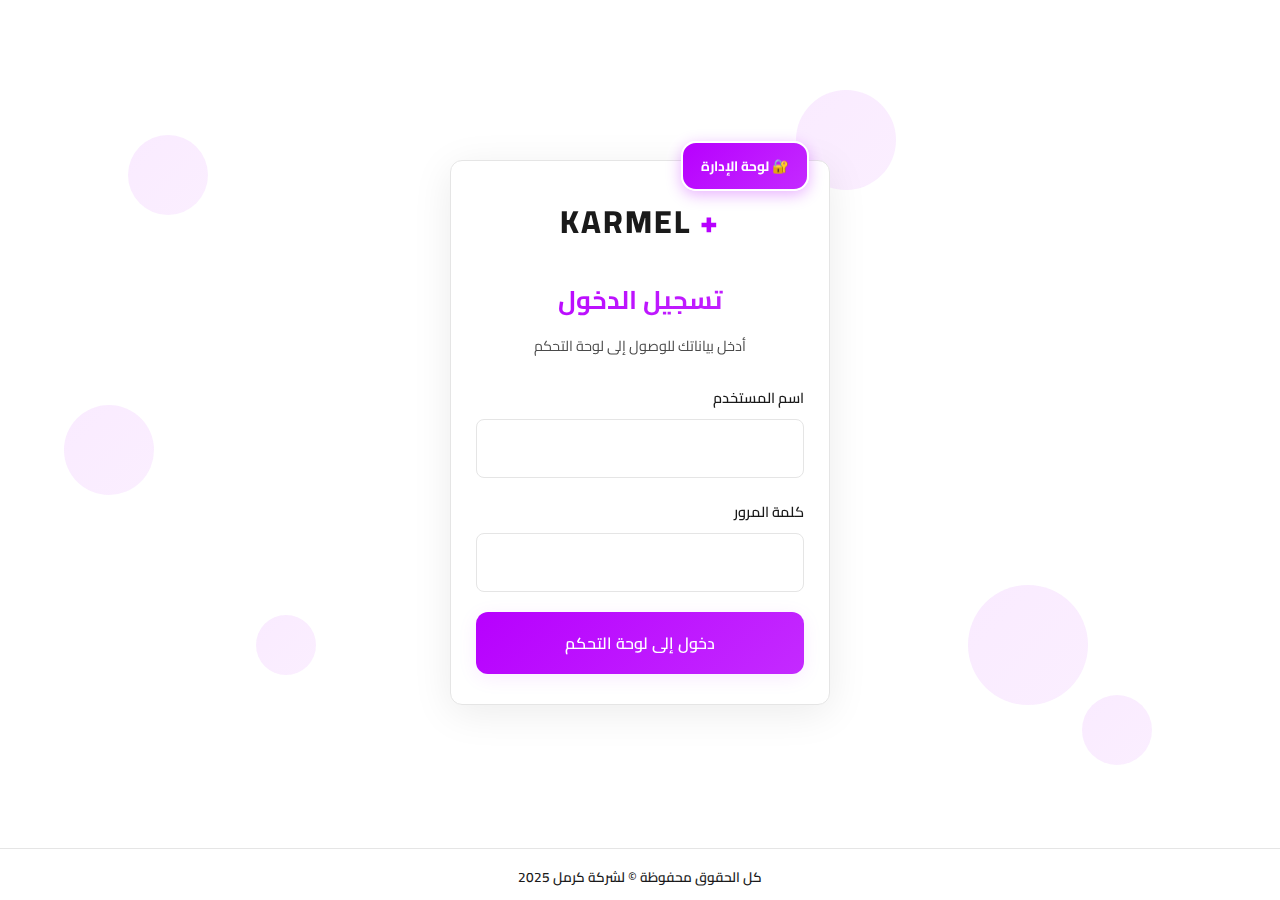
<file: dashboard.html>
<!DOCTYPE html>
<html lang="ar" dir="rtl">
<head>
  <meta charset="UTF-8">
  <meta name="viewport" content="width=device-width, initial-scale=1.0">
  <title>لوحة تحكم كرمل+</title>
<link rel="icon" type="image" href="circle_dark_icon.png">
  <meta name="theme-color" content="#7c3aed">
  <link href="https://fonts.googleapis.com/css2?family=Almarai:wght@400;700;800&display=swap" rel="stylesheet">
  <link rel="stylesheet" href="https://cdnjs.cloudflare.com/ajax/libs/font-awesome/6.4.2/css/all.min.css">
  <link rel="stylesheet" href="dashboard-style.css">
  
</head>
<body>
  <header class="dashboard-header">
    <div class="header-content">
      <div class="logo-section">
        <img src="../full_logo (1).png" alt="Karmel Logo" class="dashboard-logo">
        <h1>لوحة تحكم كرمل+</h1>
      </div>
      <div class="header-actions">
        <div class="admin-info">
          <span class="admin-name" id="adminName">مدير النظام</span>
          <span class="admin-role">مدير</span>
        </div>
        <button class="logout-btn" id="logoutBtn">
          <i class="fas fa-sign-out-alt"></i>
          تسجيل خروج
        </button>
      </div>
    </div>
  </header>

  <div class="dashboard-container">
    <aside class="dashboard-sidebar">
      <nav class="sidebar-nav">
        <ul class="nav-menu">
          <li class="nav-item active">
            <a href="#overview" class="nav-link" data-section="overview">
              <i class="fas fa-tachometer-alt"></i>
              <span>نظرة عامة</span>
            </a>
          </li>
          <li class="nav-item">
            <a href="#hero" class="nav-link" data-section="hero">
              <i class="fas fa-home"></i>
              <span>الصفحة الرئيسية</span>
            </a>
          </li>
          <li class="nav-item">
            <a href="#about" class="nav-link" data-section="about">
              <i class="fas fa-info-circle"></i>
              <span>من نحن</span>
            </a>
          </li>
          <li class="nav-item">
            <a href="#partners" class="nav-link" data-section="partners">
              <i class="fas fa-handshake"></i>
              <span>الشركاء</span>
            </a>
          </li>
          <li class="nav-item">
            <a href="#services" class="nav-link" data-section="services">
              <i class="fas fa-cogs"></i>
              <span>الخدمات</span>
            </a>
          </li>
          <li class="nav-item">
            <a href="#faq" class="nav-link" data-section="faq">
              <i class="fas fa-question-circle"></i>
              <span>الأسئلة الشائعة</span>
            </a>
          </li>
          <li class="nav-item">
            <a href="#why-karmel" class="nav-link" data-section="why-karmel">
              <i class="fas fa-star"></i>
              <span>لماذا كرمل+</span>
            </a>
          </li>
          <li class="nav-item">
            <a href="#feedback" class="nav-link" data-section="feedback">
              <i class="fas fa-comments"></i>
              <span>آراء العملاء</span>
            </a>
          </li>
          <li class="nav-item">
            <a href="#policies" class="nav-link" data-section="policies">
              <i class="fas fa-shield-alt"></i>
              <span>السياسات</span>
            </a>
          </li>
          <li class="nav-item">
            <a href="#contact" class="nav-link" data-section="contact">
              <i class="fas fa-envelope"></i>
              <span>معلومات التواصل</span>
            </a>
          </li>
        </ul>
      </nav>
    </aside>

    <main class="dashboard-main">
      <section id="overview" class="dashboard-section active">
        <div class="section-header">
          <h2>نظرة عامة على الموقع</h2>
          <p>إدارة جميع محتويات موقع كرمل+</p>
        </div>
        
        <div class="stats-grid">
          <div class="stat-card">
            <div class="stat-icon">
              <i class="fas fa-handshake"></i>
            </div>
            <div class="stat-content">
              <h3 id="partnersCount">13</h3>
              <p>عدد الشركاء</p>
            </div>
          </div>
          <div class="stat-card">
            <div class="stat-icon">
              <i class="fas fa-cogs"></i>
            </div>
            <div class="stat-content">
              <h3 id="servicesCount">5</h3>
              <p>عدد الخدمات</p>
            </div>
          </div>
          <div class="stat-card">
            <div class="stat-icon">
              <i class="fas fa-question-circle"></i>
            </div>
            <div class="stat-content">
              <h3 id="faqCount">8</h3>
              <p>الأسئلة الشائعة</p>
            </div>
          </div>
          <div class="stat-card">
            <div class="stat-icon">
              <i class="fas fa-star"></i>
            </div>
            <div class="stat-content">
              <h3 id="whyKarmelCount">4</h3>
              <p>لماذا كرمل+</p>
            </div>
          </div>
          <div class="stat-card">
            <div class="stat-icon">
              <i class="fas fa-comments"></i>
            </div>
            <div class="stat-content">
              <h3 id="feedbackCount">2</h3>
              <p>آراء العملاء</p>
            </div>
          </div>

        </div>

        <div class="quick-actions">
          <h3>إجراءات سريعة</h3>
          <div class="actions-grid">
            <button class="action-btn" onclick="showSection('hero')">
              <i class="fas fa-edit"></i>
              تعديل الصفحة الرئيسية
            </button>
            <button class="action-btn" onclick="showSection('partners')">
              <i class="fas fa-plus"></i>
              إضافة شريك جديد
            </button>
            <button class="action-btn" onclick="showSection('services')">
              <i class="fas fa-cog"></i>
              إدارة الخدمات
            </button>
            <button class="action-btn" onclick="showSection('faq')">
              <i class="fas fa-question"></i>
              إدارة الأسئلة الشائعة
            </button>
            <button class="action-btn" onclick="showSection('why-karmel')">
              <i class="fas fa-star"></i>
              إدارة لماذا كرمل+
            </button>
            <button class="action-btn" onclick="showSection('feedback')">
              <i class="fas fa-comments"></i>
              إدارة آراء العملاء
            </button>
            <button class="action-btn" onclick="showSection('policies')">
              <i class="fas fa-shield-alt"></i>
              إدارة السياسات
            </button>
            <button class="action-btn" onclick="updateMainSite()">
              <i class="fas fa-sync-alt"></i>
              تحديث الموقع الأساسي
            </button>
          </div>
        </div>

        <div class="main-pages-links">
          <h3>روابط الصفحات الرئيسية</h3>
          <p class="pages-description">اضغط على أي رابط لفتح الصفحة المطلوبة في نافذة جديدة</p>
          <div class="pages-grid">
            <a href="index.html" target="_blank" class="page-link home-link" onclick="openPage('index.html'); return false;" onmousedown="this.href='index.html';">
              <i class="fas fa-home"></i>
              <span>الصفحة الرئيسية</span>
              <i class="fas fa-external-link-alt"></i>
            </a>
            <a href="index.html#about" target="_blank" class="page-link about-link" onclick="openPage('index.html#about'); return false;" onmousedown="this.href='index.html#about';">
              <i class="fas fa-info-circle"></i>
              <span>من نحن</span>
              <i class="fas fa-external-link-alt"></i>
            </a>
            <a href="index.html#partners" target="_blank" class="page-link partners-link" onclick="openPage('index.html#partners'); return false;" onmousedown="this.href='index.html#partners';">
              <i class="fas fa-handshake"></i>
              <span>الشركاء</span>
              <i class="fas fa-external-link-alt"></i>
            </a>
            <a href="index.html#services" target="_blank" class="page-link services-link" onclick="openPage('index.html#services'); return false;" onmousedown="this.href='index.html#services';">
              <i class="fas fa-cogs"></i>
              <span>الخدمات</span>
              <i class="fas fa-external-link-alt"></i>
            </a>
            <a href="index.html#faq" target="_blank" class="page-link faq-link" onclick="openPage('index.html#faq'); return false;" onmousedown="this.href='index.html#faq';">
              <i class="fas fa-question-circle"></i>
              <span>الأسئلة الشائعة</span>
              <i class="fas fa-external-link-alt"></i>
            </a>
            <a href="index.html#why-karmel" target="_blank" class="page-link why-karmel-link" onclick="openPage('index.html#why-karmel'); return false;" onmousedown="this.href='index.html#why-karmel';">
              <i class="fas fa-star"></i>
              <span>لماذا كرمل+</span>
              <i class="fas fa-external-link-alt"></i>
            </a>
            <a href="index.html#feedback" target="_blank" class="page-link feedback-link" onclick="openPage('index.html#feedback'); return false;" onmousedown="this.href='index.html#feedback';">
              <i class="fas fa-comments"></i>
              <span>آراء العملاء</span>
              <i class="fas fa-external-link-alt"></i>
            </a>

            <a href="index.html#contact" target="_blank" class="page-link contact-link" onclick="openPage('index.html#contact'); return false;" onmousedown="this.href='index.html#contact';">
              <i class="fas fa-envelope"></i>
              <span>معلومات التواصل</span>
              <i class="fas fa-external-link-alt"></i>
            </a>
          </div>
        </div>
      </section>

      <section id="hero" class="dashboard-section">
        <div class="section-header">
          <h2>تعديل الصفحة الرئيسية</h2>
          <p>تحديث محتوى القسم الرئيسي</p>
        </div>
        
        <div class="content-editor">
          <div class="form-group">
            <label>العنوان الرئيسي</label>
            <textarea id="heroTitle" class="form-control" rows="3">ودّع الإجراءات اليدوية وابدأ التحول الرقمي مع كرمل+</textarea>
          </div>
          
          <div class="form-group">
            <label>الوصف الأول</label>
            <textarea id="heroDesc1" class="form-control" rows="3">نقدّم حلولاً ذكية تسرّع إدارة أعمالك وتزيد من دقتها وكفاءتها.</textarea>
          </div>
          
          <div class="form-group">
            <label>الوصف الثاني</label>
            <textarea id="heroDesc2" class="form-control" rows="3">اختر كرمل+ لتجربة احترافية تسهّل عليك كل خطوة نحو المستقبل.</textarea>
          </div>
          
          <div class="form-group">
            <label>نص الزر</label>
            <input type="text" id="heroButton" class="form-control" value="ابدأ الآن">
          </div>
          
          <div class="form-group">
            <label>صورة جانبية</label>
            <div class="image-upload">
              <input type="file" id="heroImage" accept="image/*" class="file-input">
              <div class="upload-area">
                <i class="fas fa-cloud-upload-alt"></i>
                <span>اختر صورة جديدة</span>
              </div>
              <img id="heroImagePreview" src="../i14.png" alt="Hero Image" class="image-preview">
            </div>
          </div>
          
          <div class="form-actions">
            <button class="btn btn-primary" onclick="updateHero()">
              <i class="fas fa-save"></i>
              حفظ التغييرات
            </button>
          </div>
        </div>
      </section>

      <section id="about" class="dashboard-section">
        <div class="section-header">
          <h2>تعديل قسم "من نحن"</h2>
          <p>تحديث معلومات الشركة</p>
        </div>
        
        <div class="content-editor">
          <div class="form-group">
            <label>العنوان</label>
            <input type="text" id="aboutTitle" class="form-control" value="كرمل: حلول برمجية ذكية بثقة واحتراف">
          </div>
          
          <div class="form-group">
            <label>الوصف</label>
            <textarea id="aboutDesc" class="form-control" rows="8">نحن في كرمل فريق متخصص في تطوير البرمجيات وتصميم الحلول الرقمية الذكية التي تواكب متطلبات السوق وتواجه التحديات بثقة. نضم مطورين، مصممين، ومهندسي برمجيات يعملون بشغف واحد: تحويل الأفكار إلى حلول تقنية فعّالة. نبدأ بتحليل دقيق لاحتياجات العميل، وننفذ بعناية واحتراف، مع التزام كامل في كل مرحلة من مراحل المشروع — من التخطيط إلى الإطلاق وما بعده. نحرص على أن تكون تجربة التعاون معنا سلسة، مهنية، ومبنية على نتائج حقيقية وثقة تدوم.</textarea>
          </div>
          
          <div class="form-actions">
            <button class="btn btn-primary" onclick="updateAbout()">
              <i class="fas fa-save"></i>
              حفظ التغييرات
            </button>
          </div>
        </div>
      </section>



      <section id="partners" class="dashboard-section">
        <div class="section-header">
          <h2>إدارة الشركاء</h2>
          <p>إضافة، تعديل، وحذف الشركاء</p>
          <button class="btn btn-primary" onclick="showAddPartnerModal()">
            <i class="fas fa-plus"></i>
            إضافة شريك جديد
          </button>
        </div>
        
        <div class="partners-grid" id="partnersGrid">
        </div>
      </section>



      <section id="services" class="dashboard-section">
        <div class="section-header">
          <h2>إدارة الخدمات</h2>
          <p>تعديل الخدمات المقدمة</p>
          <button class="btn btn-primary" onclick="showAddServiceModal()">
            <i class="fas fa-plus"></i>
            إضافة خدمة جديدة
          </button>
        </div>
        
        <div class="services-grid" id="servicesGrid">

        </div>
      </section>

      <section id="faq" class="dashboard-section">
        <div class="section-header">
          <h2>إدارة الأسئلة الشائعة</h2>
          <p>إضافة، تعديل، وحذف الأسئلة الشائعة</p>
          <button class="btn btn-primary" onclick="showAddFAQModal()">
            <i class="fas fa-plus"></i>
            إضافة سؤال جديد
          </button>
        </div>
        
        <div class="faq-grid" id="faqGrid">
          <!-- الأسئلة الشائعة ستتم إضافتها ديناميكياً -->
        </div>
      </section>

      <section id="why-karmel" class="dashboard-section">
        <div class="section-header">
          <h2>إدارة قسم "لماذا كرمل+"</h2>
          <p>تعديل محتوى قسم لماذا كرمل+</p>
          <button class="btn btn-primary" onclick="showAddWhyKarmelModal()">
            <i class="fas fa-plus"></i>
            إضافة بطاقة جديدة
          </button>
        </div>
        
        <div class="why-karmel-editor">
          <div class="why-karmel-grid" id="whyKarmelGrid">
            <!-- بطاقات لماذا كرمل+ ستتم إضافتها ديناميكياً -->
          </div>
        </div>
      </section>

      <section id="feedback" class="dashboard-section">
        <div class="section-header">
          <h2>إدارة آراء العملاء</h2>
          <p>إضافة، تعديل، وحذف آراء العملاء</p>
          <button class="btn btn-primary" onclick="showAddFeedbackModal()">
            <i class="fas fa-plus"></i>
            إضافة رأي جديد
          </button>
        </div>
        
        <div class="feedback-grid" id="feedbackGrid">
          <!-- آراء العملاء ستتم إضافتها ديناميكياً -->
        </div>
      </section>





      <section id="policies" class="dashboard-section">
        <div class="section-header">
          <h2>إدارة السياسات</h2>
          <p>تعديل سياسة الخصوصية والشروط والأحكام</p>
        </div>
        
        <div class="policies-editor">
          <div class="policy-tabs">
            <button class="policy-tab active" onclick="showPolicyTab('privacy')">سياسة الخصوصية</button>
            <button class="policy-tab" onclick="showPolicyTab('terms')">الشروط والأحكام</button>
          </div>
          
          <div id="privacy-policy" class="policy-content active">
            <h3>سياسة الخصوصية</h3>
            <div class="form-group">
              <label>العنوان</label>
              <input type="text" id="privacyTitle" class="form-control" value="سياسة الخصوصية">
            </div>
            
            <div class="form-group">
              <label>المقدمة</label>
              <textarea id="privacyIntro" class="form-control" rows="4">نحن في شركة كرمل+ نلتزم بحماية خصوصية زوارنا وعملائنا الكرام. تشرح هذه السياسة الشاملة كيفية جمع واستخدام وحماية المعلومات الشخصية التي تقدمها لنا.</textarea>
            </div>
            
            <div class="form-group">
              <label>المعلومات التي نجمعها</label>
              <textarea id="privacyInfoCollected" class="form-control" rows="6">نجمع المعلومات التي تقدمها لنا مباشرة مثل:
• الاسم الكامل ومعلومات الاتصال
• البريد الإلكتروني ورقم الهاتف
• معلومات الشركة أو المؤسسة
• تفاصيل المشروع والخدمات المطلوبة</textarea>
            </div>
            
            <div class="form-group">
              <label>كيفية استخدام المعلومات</label>
              <textarea id="privacyInfoUsage" class="form-control" rows="6">نستخدم المعلومات التي نجمعها للأغراض التالية:
• تقديم خدماتنا المتميزة والرد على استفساراتك
• تحسين تجربتك معنا وتطوير خدماتنا
• إرسال التحديثات والعروض الخاصة
• ضمان الأمان والامتثال للقوانين</textarea>
            </div>
            
            <div class="form-group">
              <label>حماية المعلومات</label>
              <textarea id="privacyProtection" class="form-control" rows="6">نطبق أحدث إجراءات الأمان لحماية معلوماتك الشخصية:
• تشفير البيانات باستخدام تقنيات SSL متقدمة
• حماية من الوصول غير المصرح به
• نسخ احتياطية منتظمة وآمنة
• مراقبة مستمرة للأنظمة الأمنية</textarea>
            </div>
            
            <div class="form-group">
              <label>مشاركة المعلومات</label>
              <textarea id="privacySharing" class="form-control" rows="4">نلتزم بعدم مشاركة معلوماتك الشخصية مع أطراف ثالثة إلا في الحالات التالية:
• بموافقتك الصريحة والكتابية
• عندما يقتضي القانون ذلك
• لحماية حقوقنا أو حقوق الآخرين</textarea>
            </div>
            
            <div class="form-group">
              <label>حقوقك</label>
              <textarea id="privacyRights" class="form-control" rows="5">لديك الحقوق التالية فيما يتعلق بمعلوماتك الشخصية:
• الوصول إلى معلوماتك وتحديثها
• حذف معلوماتك عند الطلب
• الاعتراض على معالجة معلوماتك
• نقل معلوماتك إلى مزود خدمة آخر</textarea>
            </div>
            
            <div class="form-group">
              <label>التحديثات</label>
              <textarea id="privacyUpdates" class="form-control" rows="3">قد نحدث هذه السياسة من وقت لآخر لتعكس التغييرات في ممارساتنا أو اللوائح القانونية. سنقوم بإشعارك بأي تغييرات جوهرية عبر البريد الإلكتروني أو إشعار على موقعنا.</textarea>
            </div>
          </div>
          
          <div id="terms-policy" class="policy-content">
            <h3>الشروط والأحكام</h3>
            <div class="form-group">
              <label>العنوان</label>
              <input type="text" id="termsTitle" class="form-control" value="الشروط والأحكام">
            </div>
            
            <div class="form-group">
              <label>قبول الشروط</label>
              <textarea id="termsAcceptance" class="form-control" rows="3">باستخدام خدمات كرمل+، فإنك توافق على هذه الشروط والأحكام الشاملة. إذا كنت لا توافق على أي جزء منها، يرجى عدم استخدام خدماتنا.</textarea>
            </div>
            
            <div class="form-group">
              <label>الخدمات المقدمة</label>
              <textarea id="termsServices" class="form-control" rows="6">نقدم مجموعة شاملة من الخدمات التقنية المتقدمة:
• تطوير البرمجيات والمواقع الإلكترونية
• تطوير التطبيقات المحمولة والويب
• تصميم واجهات المستخدم (UI/UX)
• تكامل الأنظمة والخدمات السحابية
• الدعم الفني والصيانة</textarea>
            </div>
            
            <div class="form-group">
              <label>التزاماتنا</label>
              <textarea id="termsCommitments" class="form-control" rows="5">نلتزم بتقديم خدمات عالية الجودة مع:
• الالتزام بالمواصفات المتفق عليها
• التسليم في الوقت المحدد
• الدعم الفني المستمر
• الشفافية في جميع مراحل المشروع</textarea>
            </div>
            
            <div class="form-group">
              <label>المدفوعات والرسوم</label>
              <textarea id="termsPayments" class="form-control" rows="5">يتم تحديد أسعار خدماتنا مسبقاً وتوضيحها في العروض المقدمة:
• الدفع المسبق بنسبة 50% عند بدء المشروع
• الدفع النهائي عند تسليم المشروع
• الدفع عبر وسائل آمنة ومقبولة
• فواتير واضحة ومفصلة</textarea>
            </div>
            
            <div class="form-group">
              <label>الملكية الفكرية</label>
              <textarea id="termsIntellectual" class="form-control" rows="5">نحترم حقوق الملكية الفكرية ونضمن:
• انتقال جميع حقوق المشروع للعميل بعد الدفع النهائي
• الاحتفاظ بحقوقنا في التقنيات والأدوات المستخدمة
• عدم استخدام محتوى العميل لأغراض أخرى
• حماية سرية المعلومات والبيانات</textarea>
            </div>
            
            <div class="form-group">
              <label>السرية وحماية البيانات</label>
              <textarea id="termsConfidentiality" class="form-control" rows="5">نلتزم بحماية سرية معلومات العميل من خلال:
• عدم مشاركة المعلومات مع أطراف ثالثة
• تطبيق إجراءات أمنية صارمة
• توقيع اتفاقيات السرية مع الموظفين
• حماية البيانات وفقاً للقوانين المعمول بها</textarea>
            </div>
            
            <div class="form-group">
              <label>المسؤولية والضمانات</label>
              <textarea id="termsLiability" class="form-control" rows="5">نلتزم بتقديم خدمات عالية الجودة مع ضمانات محدودة:
• ضمان عمل المشروع وفقاً للمواصفات المتفق عليها
• دعم فني مجاني لمدة 3 أشهر بعد التسليم
• مسؤولية محدودة بقيمة المشروع المتفق عليها
• عدم ضمان عدم وجود أخطاء برمجية</textarea>
            </div>
            
            <div class="form-group">
              <label>إنهاء الخدمة</label>
              <textarea id="termsTermination" class="form-control" rows="5">يمكن إنهاء الخدمة من قبل أي من الطرفين:
• بإشعار مسبق كتابي لمدة 30 يوماً
• في حالة عدم الالتزام بالشروط
• تسوية المدفوعات والالتزامات المتبقية
• تسليم العمل المنجز حتى تاريخ الإنهاء</textarea>
            </div>
            
            <div class="form-group">
              <label>القانون المطبق وحل النزاعات</label>
              <textarea id="termsLaw" class="form-control" rows="4">تخضع هذه الشروط لقانون فلسطين ويتم حل النزاعات من خلال:
• المحادثات الودية والتفاوض المباشر
• الوساطة من قبل طرف محايد
• المحاكم المختصة في فلسطين</textarea>
            </div>
          </div>
          
          <div class="form-actions">
            <button class="btn btn-primary" onclick="updatePolicies()">
              <i class="fas fa-save"></i>
              حفظ التغييرات
            </button>
          </div>
        </div>
      </section>

      <section id="contact" class="dashboard-section">
        <div class="section-header">
          <h2>معلومات التواصل</h2>
          <p>تحديث بيانات التواصل</p>
        </div>
        
        <div class="content-editor">
          <div class="form-group">
            <label>رقم الهاتف</label>
            <input type="text" id="contactPhone" class="form-control" value="+972 58-630-0009">
          </div>
          
          <div class="form-group">
            <label>البريد الإلكتروني</label>
            <input type="email" id="contactEmail" class="form-control" value="support@karmelplus.com">
          </div>
          
          <div class="form-group">
            <label>العنوان</label>
            <input type="text" id="contactAddress" class="form-control" value="شعفاط، القدس">
          </div>
          
          <div class="form-group">
            <label>رابط الخريطة</label>
            <input type="text" id="contactMap" class="form-control" value="https://www.google.com/maps?q=Jerusalem%2C%20Shuafat&output=embed">
          </div>
          
          <div class="form-actions">
            <button class="btn btn-primary" onclick="updateContact()">
              <i class="fas fa-save"></i>
              حفظ التغييرات
            </button>
          </div>
        </div>
      </section>
    </main>
  </div>

  <div id="addWhyModal" class="modal modal--wide">
    <div class="modal-content">
      <div class="modal-header">
        <h3>إضافة بطاقة لماذا كرمل+</h3>
        <span class="close" onclick="closeModal('addWhyModal')">&times;</span>
      </div>
      <div class="modal-body">
        <input type="hidden" id="editWhyIndex">
        <div class="form-group">
          <label>الأيقونة (FontAwesome أو إيموجي)</label>
          <div class="icon-selector">
            <input type="text" id="newWhyIcon" class="form-control" placeholder="مثال: fas fa-rocket أو 🚀" readonly>
            <button type="button" class="icon-picker-btn" onclick="openIconPicker('newWhyIcon')">
              <i class="fas fa-palette"></i>
              اختيار أيقونة
            </button>
          </div>
        </div>
        <div class="form-group">
          <label>العنوان</label>
          <input type="text" id="newWhyTitle" class="form-control" placeholder="العنوان">
        </div>
        <div class="form-group">
          <label>الوصف</label>
          <textarea id="newWhyDesc" class="form-control" rows="4"></textarea>
        </div>
        <div class="form-group">
          <label>الإحصائية</label>
          <input type="text" id="newWhyStat" class="form-control" placeholder="مثال: 100% أو 10+">
        </div>
        <div class="form-group">
          <label>نص الإحصائية</label>
          <input type="text" id="newWhyStatText" class="form-control" placeholder="مثال: حلول مخصصة">
        </div>
      </div>
      <div class="modal-footer">
        <button class="btn btn-secondary" onclick="closeModal('addWhyModal')">إلغاء</button>
        <button id="whyModalPrimaryBtn" class="btn btn-primary" onclick="addWhyCard()">إضافة</button>
      </div>
    </div>
  </div>
  <div id="addPartnerModal" class="modal modal--wide">
    <div class="modal-content">
      <div class="modal-header">
        <h3>إضافة شريك جديد</h3>
        <span class="close" onclick="closeModal('addPartnerModal')">&times;</span>
      </div>
      <div class="modal-body">
        <div class="form-group">
          <label>اسم الشريك</label>
          <input type="text" id="newPartnerName" class="form-control">
        </div>
        <div class="form-group">
          <label>نوع الشريك</label>
          <input type="text" id="newPartnerType" class="form-control">
        </div>
        <div class="form-group">
          <label>صورة الشريك</label>
          <input type="file" id="newPartnerImage" accept="image/*" class="form-control">
        </div>
        <div class="form-group">
          <label>
            <input type="checkbox" id="newPartnerFeatured" style="margin-left:0.5rem;">
            شريك مميز
          </label>
        </div>
      </div>
      <div class="modal-footer">
        <button class="btn btn-secondary" onclick="closeModal('addPartnerModal')">إلغاء</button>
        <button class="btn btn-primary" onclick="addPartner()">إضافة</button>
      </div>
    </div>
  </div>

  <div id="addServiceModal" class="modal modal--wide">
    <div class="modal-content">
      <div class="modal-header">
        <h3>إضافة خدمة جديدة</h3>
        <span class="close" onclick="closeModal('addServiceModal')">&times;</span>
      </div>
      <div class="modal-body">
        <div class="form-group">
          <label>اسم الخدمة</label>
          <input type="text" id="newServiceName" class="form-control">
        </div>
        <div class="form-group">
          <label>أيقونة الخدمة</label>
          <div class="icon-selector">
            <input type="text" id="newServiceIcon" class="form-control" placeholder="مثال: 🗂️" readonly>
            <button type="button" class="icon-picker-btn" onclick="openIconPicker('newServiceIcon')">
              <i class="fas fa-palette"></i>
              اختيار أيقونة
            </button>
          </div>
        </div>
      </div>
      <div class="modal-footer">
        <button class="btn btn-secondary" onclick="closeModal('addServiceModal')">إلغاء</button>
        <button class="btn btn-primary" onclick="addService()">إضافة</button>
      </div>
    </div>
  </div>

  <div id="editFAQModal" class="modal modal--wide">
    <div class="modal-content">
      <div class="modal-header">
        <h3>تعديل سؤال</h3>
        <span class="close" onclick="closeModal('editFAQModal')">&times;</span>
      </div>
      <div class="modal-body">
        <input type="hidden" id="editFAQIndex">
        <div class="form-group">
          <label>السؤال</label>
          <textarea id="editFAQQuestion" class="form-control" rows="3"></textarea>
        </div>
        <div class="form-group">
          <label>الإجابة</label>
          <textarea id="editFAQAnswer" class="form-control" rows="6"></textarea>
        </div>
        <div class="form-group">
          <label>الفئة</label>
          <select id="editFAQCategory" class="form-control">
            <option value="general">عام</option>
            <option value="technical">تقني</option>
            <option value="pricing">الأسعار</option>
            <option value="support">الدعم</option>
          </select>
        </div>
      </div>
      <div class="modal-footer">
        <button class="btn btn-secondary" onclick="closeModal('editFAQModal')">إلغاء</button>
        <button class="btn btn-primary" onclick="updateFAQ()">تحديث</button>
      </div>
    </div>
  </div>

  <div id="editServiceModal" class="modal modal--wide">
    <div class="modal-content">
      <div class="modal-header">
        <h3>تعديل الخدمة</h3>
        <span class="close" onclick="closeModal('editServiceModal')">&times;</span>
      </div>
      <div class="modal-body">
        <input type="hidden" id="editServiceIndex">
        <div class="form-group">
          <label>اسم الخدمة</label>
          <input type="text" id="editServiceName" class="form-control">
        </div>
        <div class="form-group">
          <label>أيقونة الخدمة</label>
          <div class="icon-selector">
            <input type="text" id="editServiceIcon" class="form-control" placeholder="مثال: 🗂️" readonly>
            <button type="button" class="icon-picker-btn" onclick="openIconPicker('editServiceIcon')">
              <i class="fas fa-palette"></i>
              اختيار أيقونة
            </button>
          </div>
        </div>
      </div>
      <div class="modal-footer">
        <button class="btn btn-secondary" onclick="closeModal('editServiceModal')">إلغاء</button>
        <button class="btn btn-primary" onclick="updateService()">تحديث</button>
      </div>
    </div>
  </div>



  <div id="addFAQModal" class="modal modal--wide">
    <div class="modal-content">
      <div class="modal-header">
        <h3>إضافة سؤال جديد</h3>
        <span class="close" onclick="closeModal('addFAQModal')">&times;</span>
      </div>
      <div class="modal-body">
        <div class="form-group">
          <label>السؤال</label>
          <textarea id="newFAQQuestion" class="form-control" rows="3"></textarea>
        </div>
        <div class="form-group">
          <label>الإجابة</label>
          <textarea id="newFAQAnswer" class="form-control" rows="6"></textarea>
        </div>
        <div class="form-group">
          <label>الفئة</label>
          <select id="newFAQCategory" class="form-control">
            <option value="general">عام</option>
            <option value="technical">تقني</option>
            <option value="pricing">الأسعار</option>
            <option value="support">الدعم</option>
          </select>
        </div>
      </div>
      <div class="modal-footer">
        <button class="btn btn-secondary" onclick="closeModal('addFAQModal')">إلغاء</button>
        <button class="btn btn-primary" onclick="addFAQ()">إضافة</button>
      </div>
    </div>
  </div>

  <div id="addFeedbackModal" class="modal modal--wide">
    <div class="modal-content">
      <div class="modal-header">
        <h3>إضافة رأي جديد</h3>
        <span class="close" onclick="closeModal('addFeedbackModal')">&times;</span>
      </div>
      <div class="modal-body">
        <div class="form-group">
          <label>اسم العميل</label>
          <input type="text" id="newFeedbackName" class="form-control">
        </div>
        <div class="form-group">
          <label>رأي العميل</label>
          <textarea id="newFeedbackText" class="form-control" rows="4"></textarea>
        </div>
        <div class="form-group">
          <label>صورة العميل</label>
          <input type="file" id="newFeedbackImage" accept="image/*" class="form-control">
        </div>
        <div class="form-group">
          <label>التقييم (عدد النجوم)</label>
          <select id="newFeedbackRating" class="form-control">
            <option value="5">5 نجوم</option>
            <option value="4">4 نجوم</option>
            <option value="3">3 نجوم</option>
            <option value="2">2 نجوم</option>
            <option value="1">1 نجمة</option>
          </select>
        </div>
      </div>
      <div class="modal-footer">
        <button class="btn btn-secondary" onclick="closeModal('addFeedbackModal')">إلغاء</button>
        <button class="btn btn-primary" onclick="addFeedback()">إضافة</button>
      </div>
    </div>
  </div>

  <div id="iconPickerModal" class="modal modal--wide">
    <div class="modal-content icon-picker-modal">
      <div class="modal-header">
        <h3>اختيار أيقونة</h3>
        <span class="close" onclick="closeIconPicker()">&times;</span>
      </div>
      <div class="modal-body">
        <div class="icon-search">
          <input type="text" id="iconSearch" class="form-control" placeholder="البحث عن أيقونة...">
        </div>
        <div class="icon-categories">
          <button class="category-btn active" onclick="filterIcons('all')">الكل</button>
          <button class="category-btn" onclick="filterIcons('business')">الأعمال</button>
          <button class="category-btn" onclick="filterIcons('technology')">التقنية</button>
          <button class="category-btn" onclick="filterIcons('communication')">التواصل</button>
          <button class="category-btn" onclick="filterIcons('security')">الأمان</button>
          <button class="category-btn" onclick="filterIcons('success')">النجاح</button>
          <button class="category-btn" onclick="filterIcons('emoji')">الإيموجي</button>
        </div>
        <div class="icons-grid" id="iconsGrid">
          <!-- الأيقونات ستتم إضافتها ديناميكياً -->
        </div>
      </div>
      <div class="modal-footer">
        <button class="btn btn-secondary" onclick="closeIconPicker()">إلغاء</button>
        <button class="btn btn-primary" onclick="confirmIconSelection()">تأكيد الاختيار</button>
      </div>
    </div>
  </div>

  
  <div id="messageContainer" class="message-container"></div>

  
  <div id="loadingOverlay" class="loading-overlay">
    <div class="loading-spinner"></div>
  </div>

  <script src="site-updater.js"></script>
  <script src="dashboard-script.js"></script>
</body>
</html>
</file>
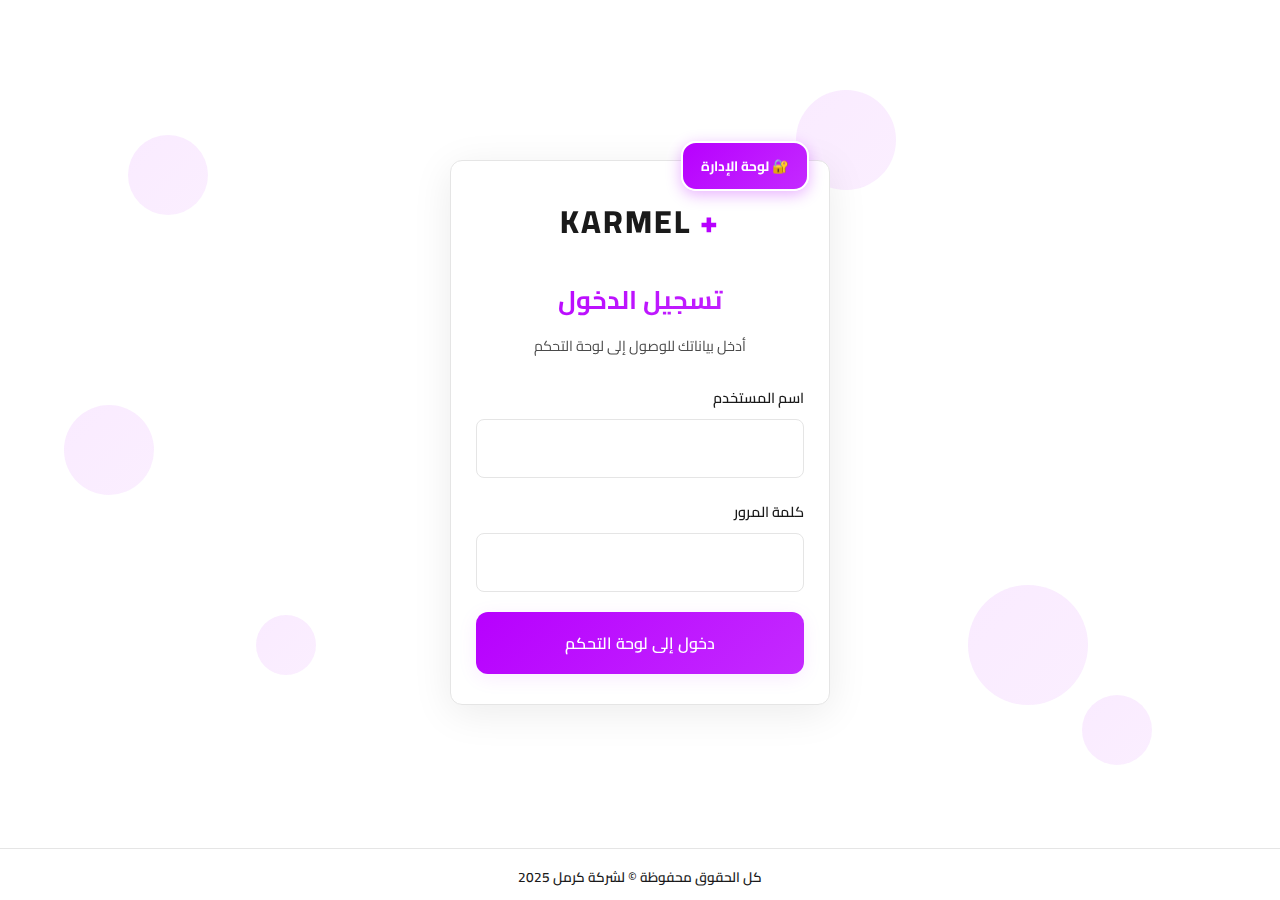
<file: login.html>
<!DOCTYPE html>
<html lang="ar" dir="rtl">
<head>
  <meta charset="UTF-8">
  <meta name="viewport" content="width=device-width, initial-scale=1.0">
  <title>Admin Dashboard Login</title>
  <meta name="theme-color" content="#7c3aed">
  <link href="https://fonts.googleapis.com/css2?family=Cairo:wght@300;400;600;700;800&display=swap" rel="stylesheet">
  <link rel="stylesheet" href="https://cdn-uicons.flaticon.com/uicons-solid-straight/css/uicons-solid-straight.css">
  <link rel="stylesheet" href="https://cdn-uicons.flaticon.com/uicons-solid-rounded/css/uicons-solid-rounded.css">
  <link rel="stylesheet" href="login-stylee.css">
</head>
<body>

  <div class="floating-shapes">
    <div class="shape"></div>
    <div class="shape"></div>
    <div class="shape"></div>
    <div class="shape"></div>
    <div class="shape"></div>
    <div class="shape"></div>
  </div>

  <div class="login-container">
    <div class="admin-badge">🔐 لوحة الإدارة</div>
    
    <div class="logo">
      <h2 class="brand-name"> <span class="brand-plus">+</span> KARMEL</h2>
    </div>
    
    <h1>تسجيل الدخول</h1>
    <p class="subtitle">أدخل بياناتك للوصول إلى لوحة التحكم</p>
    
    <div class="error-message" id="errorMessage"></div>
    <div class="success-message" id="successMessage"></div>
    
    <form id="loginForm">
      <div class="form-group">
        <label for="username">اسم المستخدم</label>
        <div class="input-wrapper">
          <input type="text" id="username" name="username" required>
        </div>
      </div>
      
      <div class="form-group">
        <label for="password">كلمة المرور</label>
        <div class="input-wrapper password-wrapper">
          <input type="password" id="password" name="password" required>
          <span class="password-toggle" id="passwordToggle"><i class="fi fi-sr-eye-crossed"></i></span>
        </div>
      </div>
      
      <button type="submit" class="login-btn" id="loginBtn">
        <span class="btn-text">دخول إلى لوحة التحكم</span>
      </button>
    </form>
  </div>

  <footer class="login-footer">
    <div class="login-footer-content">
      كل الحقوق محفوظة &copy; لشركة كرمل 2025
    </div>
  </footer>

  
  <script src="login-script.js"></script>
</body>
</html>
</file>
<file: style.css>
/* ===== Partners Strip (clean cards only) ===== */
.partners-strip-section { background: #fff; padding: 2.5rem 1rem; }

.partners-strip {
  width: 100%;
  overflow: hidden;
  padding-inline: 1rem; /* يمنع قص أول بطاقة */
  direction: ltr; /* تثبيت اتجاه الحركة داخل صفحة RTL */
}

.partners-strip-track {
  display: flex;
  gap: 1rem;
  width: max-content;
  animation: partnersStripSlide3 36s linear infinite;
  will-change: transform;
}

.partners-strip-track:hover { animation-play-state: paused; }

@keyframes partnersStripSlide3 {
  0% { transform: translateX(0); }
  100% { transform: translateX(-33.333%); }
}

.partners-strip .partner-card {
  min-width: 200px;
  background: #fff;
  border: 1px solid rgba(0,0,0,0.18);
  border-radius: 16px;
  padding: 1rem 1.25rem;
  box-shadow: none; /* بدون ظل */
  display: flex;
  flex-direction: column;
  align-items: center;
  position: relative;
}

.partners-strip .partner-card-logo { width: 160px; height: 80px; object-fit: contain; }
.partners-strip .partner-card-name { margin-top: 0.6rem; font-weight: 900; color: #111827; font-size: 1.1rem; letter-spacing: 0.2px; }
.partners-strip .partner-card-type { font-size: 0.95rem; color: #374151; }

/* نص صغير: "شريك مميز" داخل البطاقة المميزة، أعلى يمين الصورة */
.partners-strip .partner-card.featured .partner-card-name::before {
  content: 'شريك مميز';
  position: absolute;
  top: 6px;
  right: 10px;
  font-size: 0.78rem;
  font-weight: 700;
  color: #6b7280; /* رمادي */
  background: transparent;
  pointer-events: none;
  z-index: 3;
}

/* ===== Featured partners (6 only) ===== */
.partners-strip .partner-card.featured {
  border-width: 2px;
  border-color: #f59e0b; /* إطار مميز فقط */
  box-shadow: none;
}

/* إخفاء الشارة تماماً (طلبات تبسيط) */
.partners-strip .partner-card .badge-featured { display: none !important; }

/* ===== CSS Variables ===== */
:root {
  --primary-purple: #BF00FE;
  --primary-purple-light: #d633ff;
  --primary-purple-dark: #9900cc;
  --white: #ffffff;
  --light-gray: #f8fafc;
  --gray: #64748b;
  --dark-gray: #334155;
  --black: #1e293b;
  --success: #10b981;
  --warning: #f59e0b;
  --error: #ef4444;
  --shadow: 0 4px 6px -1px rgba(0, 0, 0, 0.1);
  --shadow-lg: 0 10px 15px -3px rgba(0, 0, 0, 0.1);
  --border-radius: 12px;
  --transition: all 0.3s ease;
  --font-family: 'Tajawal', sans-serif;
}

/* ===== Reset & Base Styles ===== */
* {
  margin: 0;
  padding: 0;
  box-sizing: border-box;
}

html {
  scroll-behavior: smooth;
  background-color: var(--white);
}

body {
  font-family: var(--font-family);
  line-height: 1.6;
  color: var(--dark-gray);
  background-color: var(--white);
  direction: rtl;
}

/* ===== Typography ===== */
* {
  font-family: var(--font-family);
}

h1, h2, h3, h4, h5, h6 {
  font-weight: 700;
  line-height: 1.2;
  margin-bottom: 1rem;
  font-family: var(--font-family);
}

p {
  margin-bottom: 1rem;
  font-family: var(--font-family);
}

/* ===== Header Styles ===== */
.main-header {
  background: var(--white);
  position: fixed;
  top: 0;
  left: 0;
  right: 0;
  z-index: 1000;
  transition: var(--transition);
}

.header-container {
  max-width: 1200px;
  margin: 0 auto;
  padding: 1rem 2rem;
  display: flex;
  justify-content: space-between;
  align-items: center;
  position: relative;
}

/* زر القائمة المتحركة */
.mobile-menu-btn {
  display: none;
  flex-direction: column;
  justify-content: space-around;
  width: 30px;
  height: 30px;
  background: transparent;
  border: none;
  cursor: pointer;
  padding: 0;
  z-index: 1001;
  transition: all 0.3s ease;
}

.mobile-menu-btn:hover {
  transform: scale(1.1);
}

.hamburger-line {
  width: 100%;
  height: 3px;
  background: var(--primary-purple);
  border-radius: 2px;
  transition: all 0.3s ease;
  transform-origin: center;
}

/* حالة القائمة المفتوحة */
.mobile-menu-btn.active .hamburger-line:nth-child(1) {
  transform: rotate(45deg) translate(6px, 6px);
}

.mobile-menu-btn.active .hamburger-line:nth-child(2) {
  opacity: 0;
}

.mobile-menu-btn.active .hamburger-line:nth-child(3) {
  transform: rotate(-45deg) translate(6px, -6px);
}

.karmel-logo {
  height: 50px;
  width: auto;
  transition: transform 0.3s ease;
}

.karmel-logo:hover {
  transform: scale(1.05);
}

.header-nav {
  display: flex;
  align-items: center;
}

.nav-list {
  display: flex;
  list-style: none;
  gap: 2rem;
  margin: 0;
  padding: 0;
}

.nav-link {
  text-decoration: none;
  color: var(--dark-gray);
  font-weight: 500;
  padding: 0.5rem 1rem;
  border-radius: var(--border-radius);
  transition: var(--transition);
  position: relative;
  font-family: var(--font-family);
}

.nav-link:hover,
.nav-link.active {
  color: var(--primary-purple);
  background-color: rgba(124, 58, 237, 0.1);
}

.nav-link::after {
  content: '';
  position: absolute;
  bottom: -2px;
  left: 50%;
  width: 0;
  height: 2px;
  background: var(--primary-purple);
  transition: var(--transition);
  transform: translateX(-50%);
}

.nav-link:hover::after,
.nav-link.active::after {
  width: 80%;
}

/* ===== Main Content ===== */
main {
  margin-top: 80px;
}

.section {
  padding: 4rem 2rem;
  min-height: 100vh;
  display: flex;
  align-items: center;
}

/* ===== Hero Section ===== */
#home {
  background: #ffffff;
  position: relative;
  overflow: hidden;
}

.hero-simple-row {
  max-width: 1200px;
  margin: 0 auto;
  display: grid;
  grid-template-columns: 1fr 1fr;
  gap: 4rem;
  align-items: start;
}

.hero-main-title {
  font-size: 3rem;
  font-weight: 800;
  color: #BF00FE;
  margin-bottom: 1.5rem;
  line-height: 1.2;
}

.hero-main-desc {
  font-size: 1.2rem;
  color: var(--gray);
  margin-bottom: 2rem;
  line-height: 1.8;
}

.hero-main-btn {
  display: inline-block;
  background: #BF00FE;
  color: var(--white);
  padding: 1rem 2rem;
  border-radius: var(--border-radius);
  text-decoration: none;
  font-weight: 600;
  transition: var(--transition);
  box-shadow: var(--shadow);
}

.hero-main-btn:hover {
  background: #9900cc;
  transform: translateY(-2px);
  box-shadow: var(--shadow-lg);
}

/* ===== زر ابدأ الآن الجديد ===== */
.hero-start-btn {
  display: block;
  background: linear-gradient(45deg, #BF00FE, #7c3aed);
  color: var(--white);
  padding: 1.2rem 2.5rem;
  border-radius: var(--border-radius);
  text-decoration: none;
  font-weight: 700;
  font-size: 1.1rem;
  text-transform: uppercase;
  letter-spacing: 1px;
  box-shadow: 0 8px 25px rgba(191, 0, 254, 0.4);
  transition: all 0.3s ease;
  position: relative;
  overflow: hidden;
  text-align: center;
  margin: 0 auto;
  width: fit-content;
}

.hero-start-btn:hover {
  transform: translateY(-3px) scale(1.05);
  box-shadow: 0 12px 35px rgba(191, 0, 254, 0.6);
  background: linear-gradient(45deg, #7c3aed, #BF00FE);
}

.hero-start-btn:active {
  transform: translateY(-1px) scale(1.02);
}

.hero-start-btn::before {
  content: '';
  position: absolute;
  top: 0;
  left: -100%;
  width: 100%;
  height: 100%;
  background: linear-gradient(90deg, transparent, rgba(255, 255, 255, 0.2), transparent);
  transition: left 0.5s;
}

.hero-start-btn:hover::before {
  left: 100%;
}

/* ===== زر ابدأ الآن ===== */
.hero-start-btn {
  display: inline-block;
  background: linear-gradient(45deg, #BF00FE, #7c3aed);
  color: var(--white);
  padding: 1.2rem 2.5rem;
  border-radius: var(--border-radius);
  text-decoration: none;
  font-weight: 700;
  font-size: 1.1rem;
  text-transform: uppercase;
  letter-spacing: 1px;
  box-shadow: 0 8px 25px rgba(191, 0, 254, 0.4);
  transition: all 0.3s ease;
  position: relative;
  overflow: hidden;
  border: none;
}

.hero-start-btn:hover {
  background: linear-gradient(45deg, #7c3aed, #BF00FE);
  transform: translateY(-3px) scale(1.05);
  box-shadow: 0 12px 35px rgba(191, 0, 254, 0.6);
}

.hero-start-btn:active {
  transform: translateY(-1px) scale(1.02);
}

.hero-start-btn::before {
  content: '';
  position: absolute;
  top: 0;
  left: -100%;
  width: 100%;
  height: 100%;
  background: linear-gradient(90deg, transparent, rgba(255, 255, 255, 0.2), transparent);
  transition: left 0.5s ease;
}

.hero-start-btn:hover::before {
  left: 100%;
}

.hero-side-img {
  width: 100%;
  height: auto;
  border-radius: var(--border-radius);
  box-shadow: var(--shadow-lg);
}

/* ===== About Section ===== */
.about-modern-section {
  padding: 6rem 0;
  background: #ffffff;
  position: relative;
  overflow: hidden;
  min-height: 100vh;
}

/* زخارف خلفية متحركة */
.about-bg-decoration {
  position: absolute;
  top: 0;
  left: 0;
  width: 100%;
  height: 100%;
  pointer-events: none;
  z-index: 1;
}

.floating-shape {
  position: absolute;
  border-radius: 50%;
  background: linear-gradient(45deg, #BF00FE, #d633ff);
  opacity: 0.1;
  animation: float 6s ease-in-out infinite;
}

.shape-1 {
  width: 120px;
  height: 120px;
  top: 10%;
  left: 5%;
  animation-delay: 0s;
}

.shape-2 {
  width: 80px;
  height: 80px;
  top: 60%;
  right: 10%;
  animation-delay: 2s;
}

.shape-3 {
  width: 100px;
  height: 100px;
  bottom: 20%;
  left: 15%;
  animation-delay: 4s;
}

.about-wave-bg {
  position: absolute;
  bottom: 0;
  left: 0;
  width: 100%;
  height: 100px;
  background: linear-gradient(45deg, #7c3aed, #a855f7);
  opacity: 0.05;
  clip-path: polygon(0 100%, 100% 100%, 100% 0, 0 50%);
}

.geometric-pattern {
  position: absolute;
  top: 0;
  right: 0;
  width: 200px;
  height: 200px;
  background-image: 
    radial-gradient(circle at 25% 25%, #7c3aed 2px, transparent 2px),
    radial-gradient(circle at 75% 75%, #a855f7 2px, transparent 2px);
  background-size: 40px 40px;
  opacity: 0.1;
  animation: rotate 20s linear infinite;
}

@keyframes float {
  0%, 100% { transform: translateY(0px) rotate(0deg); }
  50% { transform: translateY(-20px) rotate(180deg); }
}

@keyframes rotate {
  from { transform: rotate(0deg); }
  to { transform: rotate(360deg); }
}

.about-container {
  position: relative;
  z-index: 2;
  max-width: 1200px;
  margin: 0 auto;
  padding: 0 2rem;
  text-align: center;
}

.about-header {
  margin-bottom: 4rem;
}



@keyframes pulse {
  0%, 100% { transform: scale(1); opacity: 0.3; }
  50% { transform: scale(1.1); opacity: 0.5; }
}

/* العنوان الرئيسي مع تأثيرات */
.about-section-title {
  font-size: 3rem;
  font-weight: 900;
  margin-bottom: 2rem;
  position: relative;
}

.title-text {
  background: linear-gradient(135deg, #7c3aed, #a855f7);
  -webkit-background-clip: text;
  -webkit-text-fill-color: transparent;
  background-clip: text;
  display: block;
  margin-bottom: 0.5rem;
}

.title-underline {
  display: block;
  width: 100px;
  height: 4px;
  background: linear-gradient(90deg, #7c3aed, #a855f7);
  margin: 0 auto 1rem;
  border-radius: 2px;
  position: relative;
}

.title-underline::before,
.title-underline::after {
  content: '';
  position: absolute;
  width: 20px;
  height: 4px;
  background: #a855f7;
  border-radius: 2px;
  top: 0;
}

.title-underline::before {
  left: -30px;
}

.title-underline::after {
  right: -30px;
}

.title-accent {
  font-size: 1.5rem;
  color: #BF00FE;
  font-weight: 600;
  display: block;
  margin-top: 0.5rem;
}



.about-content {
  display: grid;
  grid-template-columns: 1fr;
  gap: 3rem;
  align-items: center;
}

.about-text-wrapper {
  max-width: 800px;
  margin: 0 auto;
}

.about-description {
  font-size: 1.1rem;
  color: #4a5568;
  line-height: 1.8;
  margin-bottom: 1.5rem;
  text-align: justify;
  direction: rtl;
}

.about-description strong {
  color: #BF00FE;
  font-weight: 700;
}

/* بطاقات المميزات */
.about-features {
  display: grid;
  grid-template-columns: repeat(auto-fit, minmax(250px, 1fr));
  gap: 2rem;
  margin: 3rem 0;
}

.feature-card {
  background: white;
  padding: 2rem;
  border-radius: 20px;
  box-shadow: 0 10px 30px rgba(0, 0, 0, 0.1);
  text-align: center;
  transition: all 0.3s ease;
  border: 2px solid transparent;
  position: relative;
  overflow: hidden;
}

.feature-card::before {
  content: '';
  position: absolute;
  top: 0;
  left: -100%;
  width: 100%;
  height: 100%;
  background: linear-gradient(90deg, transparent, rgba(191, 0, 254, 0.1), transparent);
  transition: left 0.5s ease;
}

.feature-card:hover::before {
  left: 100%;
}

.feature-card:hover {
  transform: translateY(-10px);
  border-color: #BF00FE;
  box-shadow: 0 20px 40px rgba(191, 0, 254, 0.2);
}

.feature-icon {
  width: 70px;
  height: 70px;
  background: linear-gradient(135deg, #BF00FE, #d633ff);
  border-radius: 50%;
  display: flex;
  align-items: center;
  justify-content: center;
  margin: 0 auto 1.5rem;
  font-size: 1.8rem;
  color: white;
  position: relative;
}

.feature-icon::after {
  content: '';
  position: absolute;
  top: -5px;
  left: -5px;
  right: -5px;
  bottom: -5px;
  border: 2px solid #BF00FE;
  border-radius: 50%;
  opacity: 0.3;
}

.feature-card h3 {
  font-size: 1.3rem;
  font-weight: 700;
  color: #2d3748;
  margin-bottom: 1rem;
}

.feature-card p {
  color: #718096;
  line-height: 1.6;
}

/* صورة الشركة */
.company-image-wrapper {
  position: relative;
  max-width: 400px;
  margin: 0 auto;
  border-radius: 20px;
  overflow: hidden;
  box-shadow: 0 20px 40px rgba(0, 0, 0, 0.2);
}

.company-image {
  width: 100%;
  height: auto;
  display: block;
  transition: transform 0.3s ease;
}

.image-overlay {
  position: absolute;
  top: 0;
  left: 0;
  right: 0;
  bottom: 0;
  background: linear-gradient(45deg, rgba(124, 58, 237, 0.2), rgba(168, 85, 247, 0.2));
  opacity: 0;
  transition: opacity 0.3s ease;
}

.company-image-wrapper:hover .company-image {
  transform: scale(1.05);
}

.company-image-wrapper:hover .image-overlay {
  opacity: 1;
}

/* تحسينات للأجهزة المحمولة */
@media (max-width: 768px) {
  .about-modern-section {
    padding: 4rem 0;
  }
  
  .about-section-title {
    font-size: 2.2rem;
  }
  
  .about-features {
    grid-template-columns: 1fr;
    gap: 1.5rem;
  }
  
  .feature-card {
    padding: 1.5rem;
  }
  
  .floating-shape {
    display: none;
  }
}

/* ===== Partners Section ===== */
.partners-showcase-section {
  background: var(--light-gray);
  padding: 6rem 2rem;
}

.partners-container {
  max-width: 1200px;
  margin: 0 auto;
}

.partners-header {
  text-align: center;
  margin-bottom: 4rem;
}

.partners-title {
  font-size: 2.5rem;
  font-weight: 800;
  color: var(--primary-purple);
  margin-bottom: 1rem;
}

.partners-subtitle {
  font-size: 1.2rem;
  color: var(--gray);
  max-width: 600px;
  margin: 0 auto;
  line-height: 1.6;
}

.partners-showcase {
  margin-bottom: 4rem;
}

.partners-row {
  display: grid;
  grid-template-columns: repeat(auto-fit, minmax(280px, 1fr));
  gap: 2rem;
  margin-bottom: 2rem;
}

.partner-logo {
  background: var(--white);
  border-radius: var(--border-radius);
  padding: 2rem;
  text-align: center;
  box-shadow: var(--shadow);
  transition: var(--transition);
  border: 1px solid rgba(124, 58, 237, 0.1);
  position: relative;
  overflow: hidden;
}

.partner-logo::before {
  content: '';
  position: absolute;
  top: 0;
  left: -100%;
  width: 100%;
  height: 100%;
  background: linear-gradient(90deg, transparent, rgba(124, 58, 237, 0.05), transparent);
  transition: left 0.5s ease;
}

.partner-logo:hover::before {
  left: 100%;
}

.partner-logo:hover {
  transform: translateY(-10px);
  box-shadow: var(--shadow-lg);
  border-color: var(--primary-purple);
}

.partner-logo img {
  width: 140px;
  height: 140px;
  object-fit: contain;
  margin-bottom: 1rem;
  transition: var(--transition);
}

.partner-logo:hover img {
  transform: scale(1.2);
}

.partner-name {
  font-size: 1.2rem;
  font-weight: 600;
  color: var(--dark-gray);
  margin-top: 1rem;
}

.partners-cta {
  text-align: center;
  background: var(--white);
  padding: 3rem;
  border-radius: var(--border-radius);
  box-shadow: var(--shadow);
  border: 1px solid rgba(124, 58, 237, 0.1);
}

.partners-cta h3 {
  font-size: 2rem;
  font-weight: 800;
  color: var(--primary-purple);
  margin-bottom: 1rem;
}

.partners-cta p {
  font-size: 1.1rem;
  color: var(--gray);
  margin-bottom: 2rem;
  max-width: 600px;
  margin-left: auto;
  margin-right: auto;
}

.partners-contact-btn {
  display: inline-flex;
  align-items: center;
  gap: 0.5rem;
  background: var(--primary-purple);
  color: var(--white);
  padding: 1rem 2rem;
  border-radius: var(--border-radius);
  text-decoration: none;
  font-weight: 600;
  font-size: 1.1rem;
  transition: var(--transition);
  box-shadow: var(--shadow);
}

.partners-contact-btn:hover {
  background: var(--primary-purple-dark);
  transform: translateY(-3px);
  box-shadow: var(--shadow-lg);
}

/* ===== New Infinite Partners Section ===== */
.partners-infinite-section {
  /* خلفية بيضاء بالكامل لإخفاء أي لون علوي */
  background: #ffffff;
  padding: 6rem 2rem;
  position: relative;
  overflow: hidden;
}

.partners-infinite-section::before,
.partners-infinite-section::after {
  content: none !important;
  display: none !important;
}

.partners-title-wrapper {
  position: relative;
  margin-bottom: 2rem;
}

.partners-title {
  font-size: 2.5rem;
  font-weight: 800;
  color: var(--primary-purple);
  margin-bottom: 1rem;
  text-align: center;
  position: relative;
  z-index: 2;
}

.partners-title::before {
  content: '';
  position: absolute;
  bottom: -10px;
  left: 50%;
  transform: translateX(-50%);
  width: 100px;
  height: 4px;
  background: linear-gradient(90deg, transparent, var(--primary-purple), transparent);
  border-radius: 2px;
}

.title-decoration {
  display: flex;
  align-items: center;
  justify-content: center;
  gap: 1rem;
  margin-top: 1rem;
}

.decoration-line {
  width: 60px;
  height: 3px;
  background: linear-gradient(90deg, transparent, var(--primary-purple), transparent);
  border-radius: 2px;
  animation: decorationPulse 2s ease-in-out infinite;
}

.decoration-dot {
  width: 12px;
  height: 12px;
  background: var(--primary-purple);
  border-radius: 50%;
  box-shadow: 0 0 20px rgba(124, 58, 237, 0.5);
  animation: pulse 2s infinite;
}

@keyframes decorationPulse {
  0%, 100% { opacity: 0.5; transform: scaleX(1); }
  50% { opacity: 1; transform: scaleX(1.2); }
}

.partners-subtitle {
  font-size: 1.2rem;
  color: var(--gray);
  max-width: 600px;
  margin: 0 auto;
  line-height: 1.6;
  text-align: center;
  position: relative;
  z-index: 2;
}

/* ===== Partners Infinite Scroll ===== */
.partners-infinite-scroll {
  width: 100%;
  overflow: hidden;
  position: relative;
  margin: 2rem 0;
  background: transparent; /* إزالة أي خلفية قد توحي بشريط */
  border-radius: 0;
  padding: 0.5rem 0;
  box-shadow: none;
  border: none;
  direction: ltr; /* ensure left-to-right flow inside RTL page */
}

/* قناع علوي أبيض لإخفاء أي لون/تدرج يظهر فوق الشريط */
.partners-infinite-scroll::before,
.partners-infinite-scroll::after {
  content: none !important;
  display: none !important;
}

.partners-track {
  display: flex;
  animation: scrollPartners 30s linear infinite;
  width: max-content;
  direction: ltr;
  gap: 2rem;
  flex-wrap: nowrap;
  flex-direction: row;
  will-change: transform;
}

.partners-track:hover {
  animation-play-state: paused;
}

@keyframes scrollPartners {
  0% {
    transform: translateX(0);
  }
  100% {
    transform: translateX(-50%); /* shift by half because we duplicated items */
  }
}

.partner-item {
  flex-shrink: 0;
  margin: 0;
  transition: all 0.3s ease;
  display: flex;
  flex-direction: column;
  align-items: center;
}

.partner-item:hover {
  transform: translateY(-10px) scale(1.05);
}

.partner-logo-wrapper {
  position: relative;
  width: 180px;
  height: 120px;
  background: #ffffff;
  padding: 1.2rem;
  box-shadow: 0 8px 32px rgba(0, 0, 0, 0.1);
  display: flex;
  align-items: center;
  justify-content: center;
  transition: all 0.3s ease;
  overflow: hidden;
  border-radius: 16px;
  border: 1px solid rgba(0, 0, 0, 0.08);
}

.partner-logo-wrapper::before { display: none; }

.partner-logo {
  width: 140px;
  height: 70px;
  object-fit: contain;
  transition: all 0.3s ease;
  z-index: 2;
  position: relative;
}

.partner-logo-wrapper:hover .partner-logo {
  transform: scale(1.1);
}

.partner-overlay {
  position: static;
  height: auto;
  background: transparent;
  display: flex; flex-direction: column; align-items: center; justify-content: center;
  opacity: 1; transition: none; color: #444; text-align: center; padding: 0.5rem 0 0;
}

.partner-overlay .partner-name {
  font-size: 1rem;
  font-weight: 800;
  margin-bottom: 0.15rem;
  color: #7c3aed;
}

.partner-overlay .partner-type {
  font-size: 0.85rem;
  font-weight: 500;
  opacity: 0.85;
  color: #6b7280;
}

/* ===== Featured Partners Styling ===== */
.partner-item.featured .partner-logo-wrapper {
  box-shadow: 0 12px 32px rgba(124, 58, 237, 0.25);
  border-color: rgba(124, 58, 237, 0.6);
}

.partner-item .featured-badge {
  position: absolute;
  top: -10px;
  right: -10px;
  background: linear-gradient(135deg, #7c3aed, #a855f7);
  color: #fff;
  font-size: 0.7rem;
  font-weight: 800;
  padding: 6px 10px;
  border-radius: 999px;
  box-shadow: 0 6px 18px rgba(124, 58, 237, 0.4);
  z-index: 3;
}

/* Hover polish */
.partner-logo-wrapper:hover {
  box-shadow: 0 12px 40px rgba(0, 0, 0, 0.15);
}

/* ===== Partners CTA ===== */
.partners-cta {
  background: linear-gradient(135deg, rgba(124, 58, 237, 0.1), rgba(168, 85, 247, 0.1));
  border-radius: 20px;
  padding: 3rem 2rem;
  text-align: center;
  margin-top: 3rem;
  position: relative;
  overflow: hidden;
  border: 1px solid rgba(124, 58, 237, 0.2);
}

.partners-cta::before {
  content: '';
  position: absolute;
  top: 0;
  left: 0;
  right: 0;
  bottom: 0;
  background: url('data:image/svg+xml,<svg xmlns="http://www.w3.org/2000/svg" viewBox="0 0 100 100"><defs><pattern id="dots" width="20" height="20" patternUnits="userSpaceOnUse"><circle cx="10" cy="10" r="2" fill="%237c3aed" opacity="0.1"/></pattern></defs><rect width="100" height="100" fill="url(%23dots)"/></svg>');
  opacity: 0.3;
}

.cta-content {
  position: relative;
  z-index: 2;
}

.cta-icon {
  width: 80px;
  height: 80px;
  background: linear-gradient(135deg, var(--primary-purple), #a855f7);
  border-radius: 50%;
  display: flex;
  align-items: center;
  justify-content: center;
  margin: 0 auto 1.5rem;
  font-size: 2rem;
  color: white;
  box-shadow: 0 8px 32px rgba(124, 58, 237, 0.3);
  animation: ctaIconFloat 3s ease-in-out infinite;
}

@keyframes ctaIconFloat {
  0%, 100% { transform: translateY(0); }
  50% { transform: translateY(-10px); }
}

.partners-cta h3 {
  font-size: 1.8rem;
  font-weight: 700;
  color: var(--primary-purple);
  margin-bottom: 1rem;
}

.partners-cta p {
  font-size: 1.1rem;
  color: var(--gray);
  max-width: 600px;
  margin: 0 auto 2rem;
  line-height: 1.6;
}

.partners-contact-btn {
  display: inline-flex;
  align-items: center;
  gap: 0.5rem;
  background: linear-gradient(135deg, var(--primary-purple), #a855f7);
  color: white;
  padding: 1rem 2rem;
  border-radius: 50px;
  text-decoration: none;
  font-weight: 600;
  font-size: 1.1rem;
  transition: var(--transition);
  box-shadow: 0 8px 32px rgba(124, 58, 237, 0.3);
  position: relative;
  overflow: hidden;
}

.partners-contact-btn::before {
  content: '';
  position: absolute;
  top: 0;
  left: -100%;
  width: 100%;
  height: 100%;
  background: linear-gradient(90deg, transparent, rgba(255, 255, 255, 0.2), transparent);
  transition: left 0.5s ease;
}

.partners-contact-btn:hover::before {
  left: 100%;
}

.partners-contact-btn:hover {
  transform: translateY(-3px);
  box-shadow: 0 12px 40px rgba(124, 58, 237, 0.4);
}

.partners-contact-btn i {
  transition: transform 0.3s ease;
}

.partners-contact-btn:hover i {
  transform: translateX(5px);
}

.partners-magical-grid {
  display: grid;
  grid-template-columns: repeat(auto-fit, minmax(300px, 1fr));
  gap: 2rem;
  margin-bottom: 4rem;
  position: relative;
  z-index: 2;
}

.partner-card {
  background: var(--white);
  border-radius: var(--border-radius);
  overflow: hidden;
  box-shadow: var(--shadow);
  transition: var(--transition);
  position: relative;
  border: 1px solid rgba(124, 58, 237, 0.1);
  cursor: pointer;
}

.partner-card::before { content: none !important; }

.partner-card::after { content: none !important; }

.partner-card:hover::before { opacity: 0 !important; }

.partner-card:hover::after { left: 0 !important; }

.partner-card:hover { transform: none !important; box-shadow: none !important; border-color: inherit !important; }

.partner-card-inner {
  padding: 2rem;
  position: relative;
  z-index: 2;
}

.partner-logo-container {
  position: relative;
  width: 140px;
  height: 140px;
  margin: 0 auto 1.5rem;
  display: flex;
  align-items: center;
  justify-content: center;
  overflow: hidden;
  border-radius: 50%;
  background: var(--white);
  box-shadow: var(--shadow);
}

.logo-glow {
  position: absolute;
  top: 50%;
  left: 50%;
  transform: translate(-50%, -50%);
  width: 100%;
  height: 100%;
  background: radial-gradient(circle, rgba(124, 58, 237, 0.2) 0%, transparent 70%);
  border-radius: 50%;
  animation: logoGlow 3s ease-in-out infinite;
}

@keyframes logoGlow {
  0%, 100% { transform: translate(-50%, -50%) scale(1); opacity: 0.5; }
  50% { transform: translate(-50%, -50%) scale(1.1); opacity: 0.8; }
}

.partner-logo {
  width: 100px;
  height: 100px;
  object-fit: contain;
  transition: var(--transition);
  position: relative;
  z-index: 2;
  filter: drop-shadow(0 4px 8px rgba(0, 0, 0, 0.1));
  display: block;
  max-width: 100%;
  height: auto;
}

.partner-card:hover .partner-logo { transform: none !important; filter: drop-shadow(0 4px 8px rgba(0, 0, 0, 0.1)) !important; }

.partner-overlay {
  position: absolute;
  top: 0;
  left: 0;
  right: 0;
  bottom: 0;
  background: transparent;
  display: flex;
  align-items: center;
  justify-content: center;
  opacity: 0;
  transition: var(--transition);
  border-radius: 50%;
  transform: scale(0.8);
}

.partner-overlay i {
  color: var(--white);
  font-size: 2rem;
  transform: scale(0);
  transition: transform 0.3s ease;
}

.partner-card:hover .partner-overlay {
  opacity: 1;
  transform: scale(1);
}

.partner-card:hover .partner-overlay i {
  transform: scale(1);
}

.partner-info {
  text-align: center;
}

.partner-name {
  font-size: 1.3rem;
  font-weight: 700;
  color: var(--dark-gray);
  margin-bottom: 0.5rem;
  transition: var(--transition);
}

.partner-card:hover .partner-name {
  color: var(--primary-purple);
}

.partner-type {
  font-size: 1rem;
  color: var(--gray);
  margin-bottom: 1rem;
  transition: var(--transition);
}

.partner-card:hover .partner-type {
  color: var(--dark-gray);
}

.partner-stats {
  display: flex;
  justify-content: center;
  gap: 0.5rem;
  flex-wrap: wrap;
}

.stat {
  background: rgba(124, 58, 237, 0.1);
  color: var(--primary-purple);
  padding: 0.3rem 0.8rem;
  border-radius: 20px;
  font-size: 0.8rem;
  font-weight: 600;
  border: 1px solid rgba(124, 58, 237, 0.2);
  transition: var(--transition);
  position: relative;
  overflow: hidden;
}

.stat::before {
  content: '';
  position: absolute;
  top: 0;
  left: -100%;
  width: 100%;
  height: 100%;
  background: linear-gradient(90deg, transparent, rgba(255, 255, 255, 0.3), transparent);
  transition: left 0.5s ease;
}

.partner-card:hover .stat {
  background: var(--primary-purple);
  color: var(--white);
  border-color: var(--primary-purple);
  transform: translateY(-2px);
}

.partner-card:hover .stat::before {
  left: 100%;
}

.partners-cta-magical {
  background: var(--white);
  border-radius: var(--border-radius);
  padding: 3rem;
  text-align: center;
  box-shadow: var(--shadow-lg);
  border: 1px solid rgba(124, 58, 237, 0.1);
  position: relative;
  overflow: hidden;
}

.partners-cta-magical::before {
  content: '';
  position: absolute;
  top: 0;
  left: -100%;
  width: 100%;
  height: 100%;
  background: linear-gradient(90deg, transparent, rgba(124, 58, 237, 0.05), transparent);
  transition: left 0.8s ease;
}

.partners-cta-magical:hover::before {
  left: 100%;
}

.cta-content {
  position: relative;
  z-index: 2;
}

.cta-icon {
  width: 80px;
  height: 80px;
  background: linear-gradient(135deg, var(--primary-purple) 0%, var(--primary-purple-dark) 100%);
  border-radius: 50%;
  display: flex;
  align-items: center;
  justify-content: center;
  margin: 0 auto 1.5rem;
  color: var(--white);
  font-size: 2rem;
  box-shadow: 0 10px 30px rgba(124, 58, 237, 0.3);
  animation: ctaIconFloat 3s ease-in-out infinite;
  position: relative;
  overflow: hidden;
}

.cta-icon::before {
  content: '';
  position: absolute;
  top: 50%;
  left: 50%;
  transform: translate(-50%, -50%);
  width: 100%;
  height: 100%;
  background: radial-gradient(circle, rgba(255, 255, 255, 0.2) 0%, transparent 70%);
  border-radius: 50%;
  animation: ctaIconGlow 2s ease-in-out infinite;
}

@keyframes ctaIconFloat {
  0%, 100% { transform: translateY(0); }
  50% { transform: translateY(-10px); }
}

@keyframes ctaIconGlow {
  0%, 100% { transform: translate(-50%, -50%) scale(1); opacity: 0.5; }
  50% { transform: translate(-50%, -50%) scale(1.2); opacity: 0.8; }
}

.partners-cta-magical h3 {
  font-size: 2rem;
  font-weight: 800;
  color: var(--primary-purple);
  margin-bottom: 1rem;
}

.partners-cta-magical p {
  font-size: 1.1rem;
  color: var(--gray);
  margin-bottom: 2rem;
  max-width: 600px;
  margin-left: auto;
  margin-right: auto;
  line-height: 1.6;
}

.partners-contact-btn-magical {
  display: inline-flex;
  align-items: center;
  gap: 0.5rem;
  background: linear-gradient(135deg, var(--primary-purple) 0%, var(--primary-purple-dark) 100%);
  color: var(--white);
  padding: 1rem 2rem;
  border-radius: var(--border-radius);
  text-decoration: none;
  font-weight: 700;
  font-size: 1.1rem;
  transition: var(--transition);
  box-shadow: 0 8px 25px rgba(124, 58, 237, 0.3);
  position: relative;
  overflow: hidden;
}

.partners-contact-btn-magical::before {
  content: '';
  position: absolute;
  top: 0;
  left: -100%;
  width: 100%;
  height: 100%;
  background: linear-gradient(90deg, transparent, rgba(255, 255, 255, 0.2), transparent);
  transition: left 0.5s ease;
}

.partners-contact-btn-magical:hover::before {
  left: 100%;
}

.partners-contact-btn-magical:hover {
  transform: translateY(-3px);
  box-shadow: 0 12px 35px rgba(124, 58, 237, 0.4);
}

.partners-contact-btn-magical i {
  transition: var(--transition);
}

.partners-contact-btn-magical:hover i {
  transform: translateX(5px);
}

.cta-decoration {
  position: absolute;
  top: 0;
  left: 0;
  right: 0;
  bottom: 0;
  pointer-events: none;
  z-index: 1;
}

.floating-shapes {
  position: relative;
  width: 100%;
  height: 100%;
}

.shape {
  position: absolute;
  border-radius: 50%;
  background: linear-gradient(135deg, var(--primary-purple) 0%, var(--primary-purple-light) 100%);
  opacity: 0.1;
  animation: float 6s infinite ease-in-out;
}

.shape-1 {
  width: 20px;
  height: 20px;
  top: 20%;
  left: 10%;
  animation-delay: 0s;
}

.shape-2 {
  width: 15px;
  height: 15px;
  top: 60%;
  right: 15%;
  animation-delay: 2s;
}

.shape-3 {
  width: 25px;
  height: 25px;
  bottom: 30%;
  left: 20%;
  animation-delay: 4s;
}

@keyframes float {
  0%, 100% { transform: translateY(0px) rotate(0deg); }
  50% { transform: translateY(-20px) rotate(180deg); }
}

/* ===== Services Section ===== */
.services-modern-wave {
  background: var(--light-gray);
  padding: 6rem 2rem;
  position: relative;
}

/* أزرار التنقل في الخدمات */
.services-navigation {
  display: flex;
  justify-content: space-between;
  align-items: center;
  position: absolute;
  top: 50%;
  left: 50%;
  transform: translate(-50%, -50%);
  width: 100%;
  max-width: 1300px; 
  margin: 0 auto;
  padding: 0 1rem;
  z-index: 10;
  pointer-events: none;
}

.services-nav-btn {
  width: 50px;
  height: 50px;
  border: none;
  border-radius: 50%;
  background: #BF00FE;
  color: white;
  font-size: 1.2rem;
  cursor: pointer;
  transition: all 0.3s ease;
  display: flex;
  align-items: center;
  justify-content: center;
  box-shadow: 0 4px 15px rgba(191, 0, 254, 0.3);
  pointer-events: all;
}

.services-nav-btn:hover {
  background: #9900cc;
  transform: translateY(-2px);
  box-shadow: 0 6px 20px rgba(191, 0, 254, 0.4);
}

.services-nav-btn:active {
  transform: translateY(0);
}

.services-nav-btn:disabled {
  background: #ccc;
  cursor: not-allowed;
  transform: none;
  box-shadow: none;
  opacity: 0.5;
}

.services-nav-btn:not(:disabled) {
  opacity: 1;
}

/* حاوية الخدمات */
.services-container {
  max-width: 1200px;
  margin: 0 auto;
  position: relative;
  overflow: hidden;
  width: 100%;
}

.services-scroll {
  display: flex;
  gap: 2rem;
  transition: transform 0.5s ease;
  padding: 1rem 0;
  width: max-content;
  min-width: 100%;
}

.service-modern-item {
  min-width: 250px;
  max-width: 250px;
  background: var(--white);
  padding: 2rem;
  border-radius: var(--border-radius);
  text-align: center;
  box-shadow: var(--shadow);
  transition: var(--transition);
  position: relative;
  flex-shrink: 0;
  cursor: grab;
  flex: 0 0 250px;
}

.service-modern-item:hover {
  transform: translateY(-5px);
  box-shadow: 0 10px 30px rgba(191, 0, 254, 0.2);
  border: 2px solid #BF00FE;
}

.service-modern-item:active {
  cursor: grabbing;
}

.services-modern-title {
  text-align: center;
  font-size: 2.5rem;
  font-weight: 800;
  color: var(--primary-purple);
  margin-bottom: 1rem;
}

.services-modern-desc {
  text-align: center;
  font-size: 1.2rem;
  color: var(--gray);
  margin-bottom: 3rem;
}

.services-modern-list {
  max-width: 1200px;
  margin: 0 auto;
  display: grid;
  grid-template-columns: repeat(auto-fit, minmax(250px, 1fr));
  gap: 2rem;
  position: relative;
}

.service-modern-item {
  background: var(--white);
  padding: 2rem;
  border-radius: var(--border-radius);
  text-align: center;
  box-shadow: var(--shadow);
  transition: var(--transition);
  position: relative;
}

.service-modern-item:hover {
  transform: translateY(-5px);
  box-shadow: var(--shadow-lg);
}

.service-modern-circle {
  width: 80px;
  height: 80px;
  background: linear-gradient(135deg, #BF00FE, #d633ff);
  border-radius: 50%;
  display: flex;
  align-items: center;
  justify-content: center;
  margin: 0 auto 1rem;
  font-size: 2rem;
  position: relative;
  transition: all 0.3s ease;
}

.service-modern-circle::after {
  content: '';
  position: absolute;
  top: -5px;
  left: -5px;
  right: -5px;
  bottom: -5px;
  border: 2px solid #BF00FE;
  border-radius: 50%;
  opacity: 0.3;
  transition: all 0.3s ease;
}

.service-modern-item:hover .service-modern-circle {
  transform: scale(1.1);
  box-shadow: 0 8px 25px rgba(191, 0, 254, 0.4);
}

.service-modern-item:hover .service-modern-circle::after {
  opacity: 0.6;
  transform: scale(1.1);
}

.service-modern-label {
  font-weight: 600;
  color: var(--dark-gray);
  font-size: 1.1rem;
  transition: all 0.3s ease;
}

.service-modern-item:hover .service-modern-label {
  color: #BF00FE;
  transform: translateY(-2px);
}

/* ===== FAQ Section ===== */
.faq-section {
  background: var(--white);
  padding: 6rem 2rem;
}

.faq-container {
  max-width: 1200px;
  margin: 0 auto;
}

.faq-header {
  text-align: center;
  margin-bottom: 4rem;
}

.faq-subtitle {
  font-size: 1.2rem;
  color: var(--gray);
  max-width: 600px;
  margin: 0 auto;
}

.faq-grid {
  display: grid;
  gap: 1.5rem;
  margin-bottom: 3rem;
}

.faq-item {
  background: var(--white);
  border: 1px solid rgba(124, 58, 237, 0.1);
  border-radius: var(--border-radius);
  overflow: hidden;
  transition: var(--transition);
  box-shadow: var(--shadow);
}

.faq-item:hover {
  border-color: var(--primary-purple);
  box-shadow: var(--shadow-lg);
}

.faq-question {
  padding: 1.5rem;
  cursor: pointer;
  display: flex;
  justify-content: space-between;
  align-items: center;
  background: rgba(124, 58, 237, 0.02);
  transition: var(--transition);
}

.faq-question:hover {
  background: rgba(124, 58, 237, 0.05);
}

.faq-question h3 {
  font-size: 1.1rem;
  font-weight: 600;
  color: var(--dark-gray);
  margin: 0;
  flex: 1;
}

.faq-question i {
  color: var(--primary-purple);
  font-size: 1rem;
  transition: var(--transition);
}

.faq-item.active .faq-question i {
  transform: rotate(180deg);
}

.faq-answer {
  max-height: 0;
  overflow: hidden;
  transition: max-height 0.3s ease;
  background: var(--white);
}

.faq-item.active .faq-answer {
  max-height: 200px;
}

.faq-answer p {
  padding: 0 1.5rem 1.5rem;
  color: var(--gray);
  line-height: 1.6;
  margin: 0;
}

.faq-cta {
  text-align: center;
  margin-top: 3rem;
}

.faq-cta p {
  font-size: 1.1rem;
  color: var(--gray);
  margin-bottom: 1rem;
}

.faq-contact-btn {
  display: inline-block;
  background: var(--primary-purple);
  color: var(--white);
  padding: 1rem 2rem;
  border-radius: var(--border-radius);
  text-decoration: none;
  font-weight: 600;
  transition: var(--transition);
  box-shadow: var(--shadow);
}

.faq-contact-btn:hover {
  background: var(--primary-purple-dark);
  transform: translateY(-2px);
  box-shadow: var(--shadow-lg);
}

/* ===== Future Technologies Section ===== */
.future-tech-section {
  background: linear-gradient(135deg, var(--primary-purple) 0%, var(--primary-purple-dark) 100%);
  padding: 6rem 2rem;
  color: var(--white);
  position: relative;
  overflow: hidden;
}

.future-tech-container {
  max-width: 1200px;
  margin: 0 auto;
  position: relative;
  z-index: 2;
}

.future-tech-header {
  text-align: center;
  margin-bottom: 4rem;
}

.future-tech-subtitle {
  font-size: 1.2rem;
  color: rgba(255, 255, 255, 0.9);
  max-width: 700px;
  margin: 0 auto;
  line-height: 1.6;
}

.future-tech-grid {
  display: grid;
  grid-template-columns: repeat(auto-fit, minmax(350px, 1fr));
  gap: 2rem;
  margin-bottom: 4rem;
}

.future-tech-card {
  background: rgba(255, 255, 255, 0.1);
  backdrop-filter: blur(10px);
  padding: 2rem;
  border-radius: var(--border-radius);
  border: 1px solid rgba(255, 255, 255, 0.2);
  transition: var(--transition);
  position: relative;
  overflow: hidden;
}

.future-tech-card::before {
  content: '';
  position: absolute;
  top: 0;
  left: -100%;
  width: 100%;
  height: 100%;
  background: linear-gradient(90deg, transparent, rgba(255, 255, 255, 0.1), transparent);
  transition: left 0.5s ease;
}

.future-tech-card:hover::before {
  left: 100%;
}

.future-tech-card:hover {
  transform: translateY(-10px);
  background: rgba(255, 255, 255, 0.15);
  border-color: rgba(255, 255, 255, 0.3);
  box-shadow: 0 20px 40px rgba(0, 0, 0, 0.3);
}

.future-tech-icon {
  width: 80px;
  height: 80px;
  background: rgba(255, 255, 255, 0.2);
  border-radius: 50%;
  display: flex;
  align-items: center;
  justify-content: center;
  margin: 0 auto 1.5rem;
  position: relative;
  font-size: 2rem;
  color: var(--white);
}

.future-tech-icon .icon-glow {
  position: absolute;
  top: 50%;
  left: 50%;
  transform: translate(-50%, -50%);
  width: 100%;
  height: 100%;
  background: radial-gradient(circle, rgba(255, 255, 255, 0.3) 0%, transparent 70%);
  border-radius: 50%;
  animation: pulse 2s infinite;
}

@keyframes pulse {
  0%, 100% { transform: translate(-50%, -50%) scale(1); opacity: 0.5; }
  50% { transform: translate(-50%, -50%) scale(1.2); opacity: 0.8; }
}

.future-tech-title {
  font-size: 1.4rem;
  font-weight: 700;
  margin-bottom: 1rem;
  text-align: center;
}

.future-tech-desc {
  color: rgba(255, 255, 255, 0.9);
  line-height: 1.6;
  margin-bottom: 1.5rem;
  text-align: center;
}

.future-tech-features {
  display: flex;
  flex-wrap: wrap;
  gap: 0.5rem;
  justify-content: center;
}

.feature-tag {
  background: rgba(255, 255, 255, 0.2);
  color: var(--white);
  padding: 0.3rem 0.8rem;
  border-radius: 20px;
  font-size: 0.8rem;
  font-weight: 500;
  border: 1px solid rgba(255, 255, 255, 0.3);
  transition: var(--transition);
}

.feature-tag:hover {
  background: rgba(255, 255, 255, 0.3);
  transform: translateY(-2px);
}

.future-tech-cta {
  text-align: center;
  background: rgba(255, 255, 255, 0.1);
  padding: 3rem;
  border-radius: var(--border-radius);
  backdrop-filter: blur(10px);
  border: 1px solid rgba(255, 255, 255, 0.2);
  position: relative;
}

.future-tech-cta h3 {
  font-size: 2rem;
  font-weight: 800;
  margin-bottom: 1rem;
}

.future-tech-cta p {
  font-size: 1.1rem;
  color: rgba(255, 255, 255, 0.9);
  margin-bottom: 2rem;
  max-width: 600px;
  margin-left: auto;
  margin-right: auto;
}

.future-tech-btn {
  display: inline-flex;
  align-items: center;
  gap: 0.5rem;
  background: var(--white);
  color: var(--primary-purple);
  padding: 1rem 2rem;
  border-radius: var(--border-radius);
  text-decoration: none;
  font-weight: 700;
  font-size: 1.1rem;
  transition: var(--transition);
  box-shadow: 0 4px 15px rgba(0, 0, 0, 0.2);
}

.future-tech-btn:hover {
  background: rgba(255, 255, 255, 0.9);
  transform: translateY(-3px);
  box-shadow: 0 8px 25px rgba(0, 0, 0, 0.3);
}

.future-tech-decoration {
  position: absolute;
  top: 0;
  left: 0;
  right: 0;
  bottom: 0;
  pointer-events: none;
  z-index: 1;
}

.floating-particles {
  position: relative;
  width: 100%;
  height: 100%;
}

.particle {
  position: absolute;
  width: 4px;
  height: 4px;
  background: rgba(255, 255, 255, 0.6);
  border-radius: 50%;
  animation: float 6s infinite ease-in-out;
}

.particle-1 { top: 20%; left: 10%; animation-delay: 0s; }
.particle-2 { top: 60%; left: 80%; animation-delay: 1s; }
.particle-3 { top: 80%; left: 20%; animation-delay: 2s; }
.particle-4 { top: 30%; left: 70%; animation-delay: 3s; }
.particle-5 { top: 70%; left: 40%; animation-delay: 4s; }

@keyframes float {
  0%, 100% { transform: translateY(0px) rotate(0deg); opacity: 0.6; }
  50% { transform: translateY(-20px) rotate(180deg); opacity: 1; }
}

/* ===== Blog Accordion Section ===== */
.blog-section-accordion {
  background: linear-gradient(135deg, #f8fafc 0%, #ffffff 100%);
  padding: 6rem 2rem;
}

.blog-accordion-container {
  max-width: 900px;
  margin: 0 auto;
  display: flex;
  flex-direction: column;
  gap: 1rem;
}

.accordion-item {
  background: var(--white);
  border-radius: var(--border-radius);
  box-shadow: 0 4px 20px rgba(0, 0, 0, 0.05);
  transition: all 0.3s ease;
  border: 1px solid transparent;
}

.accordion-item:hover {
  transform: translateY(-5px);
  box-shadow: 0 8px 30px rgba(191, 0, 254, 0.1);
  border-color: rgba(191, 0, 254, 0.3);
}

.accordion-header {
  display: flex;
  justify-content: space-between;
  align-items: center;
  width: 100%;
  padding: 1.5rem;
  background: transparent;
  border: none;
  cursor: pointer;
  text-align: right;
}

.accordion-title {
  font-size: 1.25rem;
  font-weight: 700;
  color: var(--dark-gray);
  transition: color 0.3s ease;
}

.accordion-header:hover .accordion-title,
.accordion-item.active .accordion-title {
  color: #BF00FE;
}

.accordion-icon {
  font-size: 1.2rem;
  color: var(--primary-purple);
  transition: transform 0.4s cubic-bezier(0.25, 1, 0.5, 1);
}

.accordion-item.active .accordion-icon {
  transform: rotate(180deg);
}

.accordion-content {
  max-height: 0;
  overflow: hidden;
  transition: max-height 0.5s cubic-bezier(0.25, 1, 0.5, 1), padding 0.5s ease;
  padding: 0 2rem 0 1.5rem;
}

.accordion-content-inner {
  padding: 0.5rem 0 1.5rem 0;
  opacity: 0;
  transform: translateY(-10px);
  transition: opacity 0.4s ease, transform 0.4s ease;
  color: var(--gray);
  line-height: 1.8;
  font-size: 1.05rem;
  position: relative;
  border-right: 4px solid #BF00FE;
  padding-right: 1.5rem;
}

.accordion-item.active .accordion-content {
  max-height: 500px; /* Adjust as needed */
  padding-bottom: 0.5rem;
}

.accordion-item.active .accordion-content-inner {
  opacity: 1;
  transform: translateY(0);
  transition-delay: 0.1s;
}

.blog-cta {
  text-align: center;
  margin-top: 3rem;
}

.blog-all-posts-btn {
  display: inline-block;
  background: #BF00FE;
  color: var(--white);
  padding: 1rem 2.5rem;
  border-radius: 50px;
  text-decoration: none;
  font-weight: 700;
  font-size: 1.1rem;
  transition: all 0.3s ease;
  box-shadow: 0 8px 25px rgba(191, 0, 254, 0.3);
}

.blog-all-posts-btn:hover {
  background: #9900cc;
  transform: translateY(-3px);
  box-shadow: 0 10px 30px rgba(191, 0, 254, 0.4);
}

/* ===== Why Karmel Section ===== */
.why-karmel-section {
  padding: 6rem 0;
  background: linear-gradient(135deg, #f8f9ff 0%, #e8f2ff 100%);
  position: relative;
  overflow: hidden;
}

.why-karmel-section::before {
  content: '';
  position: absolute;
  top: 0;
  left: 0;
  right: 0;
  bottom: 0;
  background: url('data:image/svg+xml,<svg xmlns="http://www.w3.org/2000/svg" viewBox="0 0 100 100"><defs><pattern id="grid" width="10" height="10" patternUnits="userSpaceOnUse"><path d="M 10 0 L 0 0 0 10" fill="none" stroke="%23e0e7ff" stroke-width="0.5" opacity="0.3"/></pattern></defs><rect width="100" height="100" fill="url(%23grid)"/></svg>');
  opacity: 0.5;
}

.why-karmel-container {
  max-width: 1200px;
  margin: 0 auto;
  padding: 0 2rem;
  position: relative;
  z-index: 2;
}

.why-karmel-header {
  text-align: center;
  margin-bottom: 4rem;
}

.why-karmel-subtitle {
  font-size: 1.2rem;
  color: #666;
  max-width: 700px;
  margin: 1.5rem auto 0;
  line-height: 1.6;
}

.why-karmel-grid {
  display: grid;
  grid-template-columns: repeat(auto-fit, minmax(280px, 1fr));
  gap: 2rem;
  margin-bottom: 3rem;
}

.why-karmel-card {
  background: white;
  border-radius: 20px;
  padding: 2.5rem 2rem;
  box-shadow: 0 10px 30px rgba(124, 58, 237, 0.1);
  transition: all 0.3s ease;
  position: relative;
  overflow: hidden;
  border: 1px solid #e0e7ff;
}

.why-karmel-card::before {
  content: '';
  position: absolute;
  top: 0;
  left: 0;
  right: 0;
  height: 4px;
  background: linear-gradient(90deg, #7c3aed, #a855f7, #c084fc);
  transform: scaleX(0);
  transition: transform 0.3s ease;
}

.why-karmel-card:hover::before {
  transform: scaleX(1);
}

.why-karmel-card:hover {
  transform: translateY(-12px);
  box-shadow: 0 25px 50px -12px rgba(191, 0, 254, 0.25);
}

.why-karmel-icon {
  width: 80px;
  height: 80px;
  background: linear-gradient(135deg, #7c3aed, #a855f7);
  border-radius: 50%;
  display: flex;
  align-items: center;
  justify-content: center;
  margin: 0 auto 1.5rem;
  transition: transform 0.3s ease, box-shadow 0.3s ease;
  position: relative;
  box-shadow: 0 8px 25px rgba(124, 58, 237, 0.3);
}

.why-karmel-icon i {
  font-size: 2.5rem;
  color: white;
  transition: transform 0.3s ease;
}

.why-karmel-card:hover .why-karmel-icon {
    transform: scale(1.1);
    box-shadow: 0 0 25px rgba(191, 0, 254, 0.5);
}

.why-karmel-icon .icon-glow {
  position: absolute;
  top: 0;
  left: 0;
  right: 0;
  bottom: 0;
  background: radial-gradient(circle, rgba(255, 255, 255, 0.8) 0%, rgba(191, 0, 254, 0) 70%);
  border-radius: 50%;
  opacity: 0;
  transition: opacity 0.4s ease;
  animation: iconGlow 4s infinite ease-in-out;
}

@keyframes iconGlow {
  0%, 100% { transform: scale(1); opacity: 0; }
  50% { transform: scale(1.5); opacity: 0.5; }
}

.why-karmel-card:hover .icon-glow {
    opacity: 1;
}

.why-karmel-title {
  font-size: 1.5rem;
  font-weight: 700;
  color: #1f2937;
  margin-bottom: 1rem;
  text-align: center;
}

.why-karmel-desc {
  color: #6b7280;
  line-height: 1.7;
  margin-bottom: 1.5rem;
  text-align: center;
}

.why-karmel-stats {
  display: flex;
  justify-content: center;
}

.stat-item {
  text-align: center;
}

.stat-number {
  display: block;
  font-size: 2rem;
  font-weight: 800;
  color: #7c3aed;
  margin-bottom: 0.5rem;
}

.stat-label {
  font-size: 0.9rem;
  color: #6b7280;
  font-weight: 500;
}

.why-karmel-cta {
  text-align: center;
}

.why-karmel-btn {
  display: inline-flex;
  align-items: center;
  gap: 0.5rem;
  background: linear-gradient(135deg, #7c3aed, #a855f7);
  color: white;
  padding: 1rem 2rem;
  border-radius: 50px;
  text-decoration: none;
  font-weight: 600;
  transition: all 0.3s ease;
  box-shadow: 0 8px 25px rgba(124, 58, 237, 0.3);
}

.why-karmel-btn:hover {
  transform: translateY(-2px);
  box-shadow: 0 12px 35px rgba(124, 58, 237, 0.4);
}

.why-karmel-btn i {
  transition: transform 0.3s ease;
}

.why-karmel-btn:hover i {
  transform: translateX(-5px);
}

/* ===== Customer Feedback Section Styles ===== */
.feedback-section {
  padding: 6rem 0;
  background: #ffffff;
  position: relative;
}

.feedback-container {
  max-width: 1200px;
  margin: 0 auto;
  padding: 0 2rem;
  position: relative;
  z-index: 2;
}

.feedback-header {
  text-align: center;
  margin-bottom: 4rem;
}

.feedback-subtitle {
  font-size: 1.2rem;
  color: #666;
  max-width: 700px;
  margin: 1.5rem auto 0;
  line-height: 1.6;
}

.feedback-grid {
  display: flex;
  justify-content: center;
  gap: 3rem;
  margin-bottom: 3rem;
  flex-wrap: wrap;
}

.feedback-card {
  background: transparent;
  border-radius: 0;
  padding: 1.5rem 2rem;
  box-shadow: none;
  transition: all 0.3s ease;
  border: none;
  position: relative;
  overflow: visible;
  max-width: 500px;
  min-width: 400px;
  border-left: 3px solid #e5e7eb;
}

.feedback-card::before {
  content: none;
}

.feedback-card:hover {
  transform: translateX(10px);
  border-left-color: #7c3aed;
}

.feedback-image {
  width: 60px;
  height: 60px;
  border-radius: 50%;
  overflow: hidden;
  margin: 0 0 1rem 0;
  border: none;
  box-shadow: none;
  float: right;
  margin-left: 1rem;
}

.customer-image {
  width: 100%;
  height: 100%;
  object-fit: cover;
  transition: transform 0.3s ease;
}

.feedback-card:hover .customer-image {
  transform: scale(1.1);
}

.feedback-content {
  text-align: right;
  overflow: hidden;
  direction: rtl;
}

.customer-name {
  font-size: 1.2rem;
  font-weight: 600;
  color: #374151;
  margin-bottom: 0.3rem;
  margin-top: 0;
  text-align: right;
}

.customer-company {
  color: #7c3aed;
  font-weight: 600;
  margin-bottom: 1rem;
  font-size: 0.9rem;
}

.feedback-text {
  color: #6b7280;
  line-height: 1.6;
  margin-bottom: 1rem;
  font-style: normal;
  position: relative;
  text-align: right;
}

.feedback-text::before {
  content: none;
}

.feedback-text::after {
  content: none;
}

.feedback-rating {
  display: flex;
  justify-content: flex-end;
  gap: 0.3rem;
  margin-top: 0.5rem;
}

.feedback-rating i {
  color: #fbbf24;
  font-size: 1.1rem;
  animation: starTwinkle 2s ease-in-out infinite;
}

.feedback-rating i:nth-child(2) { animation-delay: 0.2s; }
.feedback-rating i:nth-child(3) { animation-delay: 0.4s; }
.feedback-rating i:nth-child(4) { animation-delay: 0.6s; }
.feedback-rating i:nth-child(5) { animation-delay: 0.8s; }

@keyframes starTwinkle {
  0%, 100% { opacity: 1; transform: scale(1); }
  50% { opacity: 0.7; transform: scale(1.1); }
}

.feedback-cta {
  text-align: center;
}

.feedback-btn {
  display: inline-flex;
  align-items: center;
  gap: 0.5rem;
  background: linear-gradient(135deg, #a855f7, #c084fc);
  color: white;
  padding: 1rem 2rem;
  border-radius: 50px;
  text-decoration: none;
  font-weight: 600;
  transition: all 0.3s ease;
  box-shadow: 0 8px 25px rgba(168, 85, 247, 0.3);
}

.feedback-btn:hover {
  transform: translateY(-2px);
  box-shadow: 0 12px 35px rgba(168, 85, 247, 0.4);
}

.feedback-btn i {
  transition: transform 0.3s ease;
}

.feedback-btn:hover i {
  transform: translateX(-5px);
}

/* ===== Responsive Design for New Sections ===== */
@media (max-width: 768px) {
  .why-karmel-section,
  .feedback-section {
    padding: 4rem 0;
  }
  
  .why-karmel-container,
  .feedback-container {
    padding: 0 1rem;
  }
  
  .why-karmel-grid,
  .feedback-grid {
    flex-direction: column;
    align-items: center;
    gap: 1.5rem;
  }
  
  .why-karmel-card,
  .feedback-card {
    padding: 1.5rem;
    max-width: 100%;
    min-width: auto;
  }
  
  .why-karmel-icon {
    width: 60px;
    height: 60px;
  }
  
  .why-karmel-icon i {
    font-size: 1.5rem;
  }
  
  .feedback-image {
    width: 60px;
    height: 60px;
  }
  
  .why-karmel-title,
  .customer-name {
    font-size: 1.2rem;
  }
  
  .stat-number {
    font-size: 1.5rem;
  }
}

@media (max-width: 480px) {
  .why-karmel-header,
  .feedback-header {
    margin-bottom: 2rem;
  }
  
  .why-karmel-subtitle,
  .feedback-subtitle {
    font-size: 1rem;
  }
  
  .why-karmel-card,
  .feedback-card {
    padding: 1rem;
  }
  
  .why-karmel-btn,
  .feedback-btn {
    padding: 0.8rem 1.5rem;
    font-size: 0.9rem;
  }
}

/* ===== Enhanced Animations ===== */
.why-karmel-card,
.feedback-card {
  animation: fadeInUp 0.6s ease-out;
}

.why-karmel-card:nth-child(1) { animation-delay: 0.1s; }
.why-karmel-card:nth-child(2) { animation-delay: 0.2s; }
.why-karmel-card:nth-child(3) { animation-delay: 0.3s; }
.why-karmel-card:nth-child(4) { animation-delay: 0.4s; }

.feedback-card:nth-child(1) { animation-delay: 0.1s; }
.feedback-card:nth-child(2) { animation-delay: 0.2s; }
.feedback-card:nth-child(3) { animation-delay: 0.3s; }

@keyframes fadeInUp {
  from {
    opacity: 0;
    transform: translateY(30px);
  }
  to {
    opacity: 1;
    transform: translateY(0);
  }
}

/* ===== Hover Effects Enhancement ===== */
.why-karmel-card:hover .why-karmel-icon {
  transform: scale(1.1) rotate(5deg);
}

.feedback-card:hover .feedback-image {
  border-color: #a855f7;
}

/* ===== Focus States for Accessibility ===== */
.why-karmel-btn:focus,
.feedback-btn:focus {
  outline: 2px solid #7c3aed;
  outline-offset: 2px;
}

/* ===== Print Styles ===== */
@media print {
  .why-karmel-section,
  .feedback-section {
    background: white !important;
  }
  
  .why-karmel-card,
  .feedback-card {
    box-shadow: none !important;
    border: 1px solid #ddd !important;
  }
}

/* ===== Contact Section ===== */
.contact-section {
  background: var(--light-gray);
  padding: 6rem 2rem;
}

.contact-container {
  max-width: 1200px;
  margin: 0 auto;
  display: grid;
  grid-template-columns: 1fr 1fr;
  gap: 4rem;
  align-items: start;
}

.contact-title {
  font-size: 2.5rem;
  font-weight: 800;
  color: var(--primary-purple);
  margin-bottom: 1rem;
}

.contact-desc {
  font-size: 1.1rem;
  color: var(--gray);
  margin-bottom: 2rem;
  line-height: 1.6;
}

.contact-list {
  list-style: none;
  margin-bottom: 2rem;
}

.contact-list li {
  display: flex;
  align-items: center;
  gap: 1rem;
  margin-bottom: 1rem;
  font-size: 1.1rem;
  color: var(--dark-gray);
}

.contact-list i {
  color: var(--primary-purple);
  font-size: 1.2rem;
  width: 20px;
}

.contact-map {
  border-radius: var(--border-radius);
  overflow: hidden;
  box-shadow: var(--shadow);
}

.contact-form {
  background: var(--white);
  padding: 2rem;
  border-radius: var(--border-radius);
  box-shadow: var(--shadow);
}

.contact-form input,
.contact-form textarea {
  width: 100%;
  padding: 1.2rem 1.5rem;
  border: none;
  border-radius: 16px;
  margin-bottom: 1.5rem;
  font-family: inherit;
  font-size: 1rem;
  transition: all 0.3s ease;
  position: relative;
  background: #f5f5f5;
  box-shadow: 0 2px 8px rgba(0, 0, 0, 0.04);
  text-align: right;
  direction: rtl;
}

.contact-form input:focus,
.contact-form textarea:focus {
  outline: none;
  border: none;
  background: #f5f5f5;
  box-shadow: 0 4px 12px rgba(0, 0, 0, 0.08);
  transform: none;
  text-align: right;
  direction: rtl;
}

.contact-form input:hover,
.contact-form textarea:hover {
  border: none;
  background: #f5f5f5;
  box-shadow: 0 4px 12px rgba(0, 0, 0, 0.08);
  transform: none;
  text-align: right;
  direction: rtl;
}

/* Focus states are now handled above */

.contact-form textarea {
  height: 120px;
  resize: vertical;
}

.contact-form button {
  width: 100%;
  background: #6b7280;
  color: var(--white);
  padding: 1.2rem 2rem;
  border: none;
  border-radius: 16px;
  font-size: 1.1rem;
  font-weight: 600;
  cursor: pointer;
  transition: all 0.3s ease;
  position: relative;
  overflow: hidden;
  box-shadow: 0 4px 12px rgba(0, 0, 0, 0.1);
  display: flex;
  align-items: center;
  justify-content: center;
  gap: 0.5rem;
}

.contact-form button .button-loading {
  display: none;
  align-items: center;
  gap: 0.5rem;
}

.contact-form button .button-loading i {
  animation: spin 1s linear infinite;
}

@keyframes spin {
  from { transform: rotate(0deg); }
  to { transform: rotate(360deg); }
}

.contact-form button:hover {
  background: #4b5563;
  transform: none;
  box-shadow: 0 4px 12px rgba(0, 0, 0, 0.15);
}

/* ===== Footer ===== */
.main-footer {
  background: var(--dark-gray);
  color: var(--white);
  padding: 3rem 2rem;
  text-align: center;
}

.footer-followus-title {
  font-size: 1.5rem;
  font-weight: 700;
  margin-bottom: 1rem;
}

.footer-followus-icons {
  display: flex;
  justify-content: center;
  gap: 1rem;
  margin-bottom: 2rem;
}

.footer-followus-link {
  display: flex;
  align-items: center;
  justify-content: center;
  width: 50px;
  height: 50px;
  background: var(--primary-purple);
  color: var(--white);
  border-radius: 50%;
  text-decoration: none;
  transition: var(--transition);
  font-size: 1.2rem;
}

.footer-followus-link:hover {
  background: var(--primary-purple-dark);
  transform: translateY(-2px);
}

.footer-simple-copyright {
  margin-bottom: 1rem;
  color: rgba(255, 255, 255, 0.8);
}

.footer-links {
  display: flex;
  justify-content: center;
  gap: 1rem;
  flex-wrap: wrap;
}

.footer-link {
  color: rgba(255, 255, 255, 0.8);
  text-decoration: none;
  transition: var(--transition);
}

.footer-link:hover {
  color: var(--primary-purple);
}

.footer-separator {
  color: rgba(255, 255, 255, 0.5);
}

/* ===== Success Modal Styles ===== */
.success-modal {
  display: none;
  position: fixed;
  z-index: 2000;
  left: 0;
  top: 0;
  width: 100%;
  height: 100%;
  background-color: rgba(0, 0, 0, 0.5);
  backdrop-filter: blur(5px);
}

.success-simple-content {
  background: white;
  margin: 15% auto;
  padding: 2rem;
  border-radius: 20px;
  width: 90%;
  max-width: 320px;
  text-align: center;
  box-shadow: 0 10px 30px rgba(0, 0, 0, 0.15);
  animation: simpleModalSlideIn 0.4s ease;
  position: relative;
}

.success-simple-icon {
  font-size: 3rem;
  color: #7c3aed;
  margin-bottom: 1rem;
  animation: simpleIconPulse 2s infinite;
}

.success-simple-title {
  font-size: 1.2rem;
  color: #374151;
  margin-bottom: 0.5rem;
  font-weight: 600;
  font-family: 'Tajawal', sans-serif;
}

.success-simple-text {
  font-size: 1rem;
  color: #6b7280;
  margin-bottom: 1.5rem;
  font-family: 'Tajawal', sans-serif;
}

.success-simple-close {
  position: absolute;
  top: 10px;
  right: 10px;
  background: none;
  border: none;
  font-size: 1.2rem;
  color: #9ca3af;
  cursor: pointer;
  padding: 5px;
  border-radius: 50%;
  transition: all 0.3s ease;
}

.success-simple-close:hover {
  background: #f3f4f6;
  color: #6b7280;
}

.success-modal-header::before {
  content: '';
  position: absolute;
  top: 0;
  left: 0;
  right: 0;
  bottom: 0;
  background: linear-gradient(45deg, 
    rgba(255, 255, 255, 0.1) 0%, 
    transparent 50%, 
    rgba(255, 255, 255, 0.05) 100%);
  pointer-events: none;
}

.success-modal-header h3 {
  margin: 0;
  font-size: 1.4rem;
  font-weight: 600;
  font-family: 'Tajawal', sans-serif;
  position: relative;
  z-index: 2;
  text-shadow: 0 2px 8px rgba(0, 0, 0, 0.1);
}

.success-close-btn-header {
  font-size: 1.1rem;
  cursor: pointer;
  transition: all 0.4s cubic-bezier(0.175, 0.885, 0.32, 1.275);
  background: rgba(255, 255, 255, 0.12);
  border: none;
  border-radius: 50%;
  width: 32px;
  height: 32px;
  display: flex;
  align-items: center;
  justify-content: center;
  position: relative;
  z-index: 2;
  backdrop-filter: blur(15px);
  border: 1px solid rgba(255, 255, 255, 0.15);
  color: white;
}

.success-close-btn-header:hover {
  background: rgba(255, 255, 255, 0.2);
  transform: scale(1.05);
  box-shadow: 0 6px 18px rgba(0, 0, 0, 0.12);
}

.success-modal-body {
  padding: 2.5rem 2rem;
  background: transparent;
  position: relative;
}

.success-content {
  text-align: center;
  position: relative;
  z-index: 1;
}

.success-icon {
  font-size: 3.5rem;
  color: #7c3aed;
  margin-bottom: 1.5rem;
  animation: successPulse 3s infinite, successFloat 4s ease-in-out infinite;
  background: linear-gradient(135deg, #7c3aed 0%, #a855f7 50%, #c084fc 100%);
  -webkit-background-clip: text;
  -webkit-text-fill-color: transparent;
  background-clip: text;
  filter: drop-shadow(0 2px 10px rgba(124, 58, 237, 0.2));
  position: relative;
}

.success-icon::before {
  content: '';
  position: absolute;
  top: 50%;
  left: 50%;
  width: 120px;
  height: 120px;
  background: radial-gradient(circle, rgba(124, 58, 237, 0.1) 0%, transparent 70%);
  border-radius: 50%;
  transform: translate(-50%, -50%);
  z-index: -1;
  animation: successGlow 2s ease-in-out infinite;
}

.success-content h4 {
  font-size: 1.6rem;
  background: linear-gradient(135deg, #7c3aed 0%, #a855f7 100%);
  -webkit-background-clip: text;
  -webkit-text-fill-color: transparent;
  background-clip: text;
  margin-bottom: 1rem;
  font-weight: 700;
  font-family: 'Tajawal', sans-serif;
  text-shadow: 0 2px 10px rgba(124, 58, 237, 0.2);
  letter-spacing: -0.3px;
}

.success-content p {
  font-size: 1.1rem;
  color: #4b5563;
  margin-bottom: 2rem;
  line-height: 1.6;
  font-family: 'Tajawal', sans-serif;
  font-weight: 500;
  opacity: 0.9;
  max-width: 380px;
  margin-left: auto;
  margin-right: auto;
}

.success-details {
  background: linear-gradient(135deg, #f8fafc 0%, #f1f5f9 100%);
  border-radius: 25px;
  padding: 1.5rem;
  margin-bottom: 1.8rem;
  border: 1px solid rgba(124, 58, 237, 0.04);
  box-shadow: 0 4px 15px rgba(0, 0, 0, 0.02);
  position: relative;
  overflow: hidden;
}

.success-details::before {
  content: '';
  position: absolute;
  top: 0;
  left: 0;
  right: 0;
  height: 3px;
  background: linear-gradient(90deg, #7c3aed 0%, #a855f7 50%, #c084fc 100%);
}

.success-item {
  display: flex;
  align-items: center;
  gap: 1.2rem;
  margin-bottom: 1.2rem;
  font-size: 1.05rem;
  color: #374151;
  font-family: 'Tajawal', sans-serif;
  font-weight: 500;
  padding: 0.5rem 0;
  transition: all 0.3s ease;
}

.success-item:last-child {
  margin-bottom: 0;
}

.success-item i {
  color: #7c3aed;
  font-size: 1.3rem;
  width: 24px;
  height: 24px;
  display: flex;
  align-items: center;
  justify-content: center;
  background: rgba(124, 58, 237, 0.1);
  border-radius: 8px;
  flex-shrink: 0;
}

.success-close-btn-main {
  background: linear-gradient(135deg, #7c3aed 0%, #a855f7 100%);
  color: var(--white);
  border: none;
  padding: 0.8rem 1.8rem;
  border-radius: 30px;
  font-size: 0.95rem;
  font-weight: 500;
  cursor: pointer;
  transition: all 0.4s cubic-bezier(0.175, 0.885, 0.32, 1.275);
  font-family: 'Tajawal', sans-serif;
  position: relative;
  overflow: hidden;
  min-width: 110px;
  box-shadow: 0 4px 15px rgba(124, 58, 237, 0.15);
  display: flex;
  align-items: center;
  gap: 0.4rem;
}

.success-close-btn-main::before {
  content: '';
  position: absolute;
  top: 0;
  left: -100%;
  width: 100%;
  height: 100%;
  background: linear-gradient(90deg, transparent, rgba(255, 255, 255, 0.2), transparent);
  transition: left 0.5s ease;
}

.success-close-btn-main:hover::before {
  left: 100%;
}

.success-close-btn-main:hover {
  background: linear-gradient(135deg, #6d28d9 0%, #9333ea 100%);
  transform: translateY(-1px) scale(1.01);
  box-shadow: 0 6px 20px rgba(124, 58, 237, 0.25);
}

@keyframes successPulse {
  0%, 100% { transform: scale(1); }
  50% { transform: scale(1.05); }
}

@keyframes successFloat {
  0%, 100% { transform: translateY(0px); }
  50% { transform: translateY(-8px); }
}

@keyframes successGlow {
  0%, 100% { opacity: 0.5; transform: translate(-50%, -50%) scale(1); }
  50% { opacity: 0.8; transform: translate(-50%, -50%) scale(1.1); }
}

@keyframes simpleModalSlideIn {
  from {
    opacity: 0;
    transform: translateY(-15px);
  }
  to {
    opacity: 1;
    transform: translateY(0);
  }
}

@keyframes simpleIconPulse {
  0%, 100% { transform: scale(1); }
  50% { transform: scale(1.1); }
}

/* ===== Simple Policy Modal Styles ===== */
.policy-modal {
  display: none;
  position: fixed;
  z-index: 2000;
  left: 0;
  top: 0;
  width: 100%;
  height: 100%;
  background-color: rgba(0, 0, 0, 0.4);
  backdrop-filter: blur(3px);
}

.policy-modal-content {
  background: white;
  margin: 8% auto;
  padding: 0;
  border-radius: 16px;
  width: 90%;
  max-width: 700px;
  max-height: 75vh;
  overflow-y: auto;
  box-shadow: 0 20px 60px rgba(0, 0, 0, 0.15);
  animation: simplePolicySlideIn 0.3s ease;
}

.policy-modal-header {
  background: linear-gradient(135deg, #7c3aed 0%, #6d28d9 100%);
  color: white;
  padding: 1.2rem 1.5rem;
  border-radius: 16px 16px 0 0;
  display: flex;
  justify-content: space-between;
  align-items: center;
  position: sticky;
  top: 0;
  z-index: 10;
}

.policy-modal-header h3 {
  margin: 0;
  font-size: 1.3rem;
  font-weight: 600;
  font-family: 'Tajawal', sans-serif;
}

.policy-close {
  font-size: 1.5rem;
  cursor: pointer;
  transition: all 0.2s ease;
  background: rgba(255, 255, 255, 0.15);
  border: none;
  color: white;
  width: 32px;
  height: 32px;
  border-radius: 50%;
  display: flex;
  align-items: center;
  justify-content: center;
}

.policy-close:hover {
  background: rgba(255, 255, 255, 0.25);
  transform: scale(1.05);
}

.policy-modal-body {
  padding: 1.5rem;
  background: #fafafa;
}

.policy-content h4 {
  color: #7c3aed;
  font-size: 1.1rem;
  font-weight: 600;
  margin: 1.2rem 0 0.6rem 0;
  font-family: 'Tajawal', sans-serif;
  padding-bottom: 0.3rem;
  border-bottom: 2px solid #e5e7eb;
}

.policy-content p {
  color: #374151;
  font-size: 0.95rem;
  line-height: 1.5;
  margin-bottom: 0.8rem;
  font-family: 'Tajawal', sans-serif;
}

.policy-content ul {
  margin: 0.6rem 0;
  padding-left: 1.2rem;
}

.policy-content li {
  color: #4b5563;
  font-size: 0.9rem;
  line-height: 1.5;
  margin-bottom: 0.4rem;
  font-family: 'Tajawal', sans-serif;
  position: relative;
}

.policy-content li::before {
  content: '•';
  color: #7c3aed;
  font-weight: bold;
  position: absolute;
  left: -1rem;
}

.contact-highlight {
  background: linear-gradient(135deg, #f8fafc 0%, #f1f5f9 100%);
  padding: 1.2rem;
  border-radius: 12px;
  margin-top: 1.5rem;
  border-left: 3px solid #7c3aed;
  box-shadow: 0 2px 8px rgba(0, 0, 0, 0.05);
}

/* ===== Simple Policy Modal Animations ===== */
@keyframes simplePolicySlideIn {
  from {
    opacity: 0;
    transform: translateY(-20px);
  }
  to {
    opacity: 1;
    transform: translateY(0);
  }
}

/* ===== Animations ===== */
@keyframes fadeInPhrase {
  from {
    opacity: 0;
    transform: translateY(30px);
  }
  to {
    opacity: 1;
    transform: translateY(0);
  }
}

.fade-in-up {
  animation: fadeInPhrase 1s ease-out;
}

.fade-in-section {
  animation: fadeInPhrase 1.2s ease-out;
}

/* ===== انيميشن الانتقال بين الأقسام ===== */
.section {
  opacity: 1;
  transform: none;
  transition: none;
}

.section.scroll-animate {
  animation: sectionScrollIn 0.8s ease-out forwards;
}

@keyframes sectionScrollIn {
  0% {
    opacity: 0;
    transform: translateY(50px) scale(0.95);
  }
  100% {
    opacity: 1;
    transform: translateY(0) scale(1);
  }
}

/* انيميشن للأقسام الجديدة فقط */
.section.new-section {
  opacity: 0;
  transform: translateY(50px);
  transition: all 0.8s ease;
}

.section.new-section.animate-in {
  opacity: 1;
  transform: translateY(0);
}

/* ===== انيميشن مختلفة لكل قسم ===== */

/* انيميشن قسم الرئيسية - ظهور من الأعلى */
#home.section.scroll-animate {
  animation: fadeInDown 0.8s ease-out forwards;
}

/* انيميشن قسم من نحن - ظهور من الأعلى */
#about.section.scroll-animate {
  animation: fadeInDown 0.8s ease-out forwards;
}

/* انيميشن قسم الشركاء - ظهور من الأعلى */
#partners.section.scroll-animate {
  animation: fadeInDown 0.8s ease-out forwards;
}

/* انيميشن قسم لماذا كرمل - ظهور من الأعلى */
.why-karmel-section.section.scroll-animate {
  animation: fadeInDown 0.8s ease-out forwards;
}

/* انيميشن قسم آراء العملاء - ظهور من الأعلى */
#feedback.section.scroll-animate {
  animation: fadeInDown 0.8s ease-out forwards;
}

/* انيميشن قسم الأسئلة الشائعة - ظهور من الأعلى */
#faq.section.scroll-animate {
  animation: fadeInDown 0.8s ease-out forwards;
}

/* انيميشن قسم التواصل - ظهور من الأعلى */
#contact.section.scroll-animate {
  animation: fadeInDown 0.8s ease-out forwards;
}

/* انيميشن بسيط - ظهور من الأعلى */
@keyframes fadeInDown {
  0% {
    opacity: 0;
    transform: translateY(30px);
  }
  100% {
    opacity: 1;
    transform: translateY(0);
  }
}

/* ===== Responsive Design ===== */
@media (max-width: 1024px) {
  .hero-simple-row {
    grid-template-columns: 1fr;
    gap: 2rem;
    text-align: center;
  }
  
  .hero-main-title {
    font-size: 2.5rem;
  }
  
  .contact-container {
    grid-template-columns: 1fr;
    gap: 2rem;
  }
  
  .partners-magical-grid {
    grid-template-columns: repeat(auto-fit, minmax(280px, 1fr));
  }
}

@media (max-width: 768px) {
  .header-container {
    padding: 1rem;
    flex-direction: row;
    justify-content: space-between;
    align-items: center;
  }
  
  /* إظهار زر القائمة المتحركة */
  .mobile-menu-btn {
    display: flex;
  }
  
  /* إخفاء القائمة العادية */
  .header-nav {
    position: fixed;
    top: 0;
    left: 0;
    right: 0;
    bottom: 0;
    background: rgba(255, 255, 255, 0.98);
    backdrop-filter: blur(10px);
    display: flex;
    align-items: center;
    justify-content: center;
    transform: translateX(-100%);
    transition: transform 0.3s ease-in-out;
    z-index: 1000;
  }
  
  .header-nav.active {
    transform: translateX(0);
  }
  
  .nav-list {
    flex-direction: column;
    gap: 2rem;
    text-align: center;
    padding: 2rem;
  }
  
  .nav-link {
    font-size: 1.2rem;
    padding: 1rem 2rem;
    border-radius: 12px;
    background: rgba(124, 58, 237, 0.05);
    transition: all 0.3s ease;
  }
  
  .nav-link:hover,
  .nav-link.active {
    background: var(--primary-purple);
    color: white;
    transform: translateY(-2px);
    box-shadow: 0 4px 12px rgba(124, 58, 237, 0.3);
  }
  
  .nav-link::after {
    display: none;
  }
  
  /* Mobile Menu Close Button */
  .mobile-menu-close {
    position: absolute;
    top: 1rem;
    right: 1rem;
    width: 40px;
    height: 40px;
    border: none;
    background: var(--primary-purple);
    color: white;
    border-radius: 50%;
    display: flex;
    align-items: center;
    justify-content: center;
    cursor: pointer;
    transition: all 0.3s ease;
    z-index: 1001;
  }
  
  .mobile-menu-close:hover {
    background: var(--primary-purple-dark);
    transform: scale(1.1);
  }
  
  .mobile-menu-close i {
    font-size: 1.2rem;
  }
  
  /* Ensure header is visible when menu is active */
  .header-nav.active ~ .header-container,
  .header-nav.active + .header-container {
    transform: translateY(0) !important;
  }
  
  /* Ensure header is always visible when menu is active */
  .header-nav.active ~ .main-header,
  .header-nav.active + .main-header {
    transform: translateY(0) !important;
  }
  
  .section {
    padding: 2rem 1rem;
  }
  
  .hero-main-title {
    font-size: 2rem;
  }
  
  .hero-main-desc {
    font-size: 1rem;
  }
  
  .about-section-title,
  .partners-title,
  .services-modern-title,
  .contact-title {
    font-size: 2rem;
  }
  
  .services-modern-list {
    grid-template-columns: 1fr;
  }
  
  .services-navigation {
    margin-bottom: 1.5rem;
  }
  
  .services-nav-btn {
    width: 45px;
    height: 45px;
    font-size: 1rem;
  }
  
  .services-scroll {
    gap: 1.5rem;
  }
  
  .service-modern-item {
    min-width: 220px;
    padding: 1.5rem;
  }
  
  .service-modern-circle {
    width: 70px;
    height: 70px;
    font-size: 1.8rem;
  }
  
  .why-karmel-grid {
    grid-template-columns: 1fr;
  }
   
  .faq-grid {
    grid-template-columns: 1fr;
  }
   
  .blog-grid {
    grid-template-columns: 1fr;
  }
   
  .future-tech-grid {
    grid-template-columns: 1fr;
  }
   
  .partners-row {
    grid-template-columns: repeat(auto-fit, minmax(250px, 1fr));
  }
  
  .partners-magical-grid {
    grid-template-columns: repeat(auto-fit, minmax(250px, 1fr));
    gap: 1.5rem;
  }
  
  .partners-title {
    font-size: 2rem;
  }
  
  .partners-cta-magical {
    padding: 2rem;
  }
  
  .partners-cta-magical h3 {
    font-size: 1.5rem;
  }
  
   .cta-icon {
     width: 60px;
     height: 60px;
     font-size: 1.5rem;
  }
   
  .policy-modal-content {
    width: 95%;
    margin: 5% auto;
    max-height: 85vh;
  }
  
  .policy-modal-header {
    padding: 0.8rem;
  }
  
  .policy-modal-header h3 {
    font-size: 1.2rem;
  }
  
  .policy-modal-body {
    padding: 1.2rem;
  }
  
  .policy-content h4 {
    font-size: 1rem;
    margin-top: 1.2rem;
  }
  
  .policy-content p,
  .policy-content li {
    font-size: 0.9rem;
    line-height: 1.5;
  }
}

@media (max-width: 480px) {
  .hero-main-title {
    font-size: 1.8rem;
  }
  
  .header-container {
    padding: 0.8rem;
  }
  
  .karmel-logo {
    height: 40px;
  }
  
  .mobile-menu-btn {
    width: 25px;
    height: 25px;
  }
  
  .hamburger-line {
    height: 2px;
  }
  
  .nav-list {
    gap: 1.5rem;
    padding: 1.5rem;
  }
  
  .nav-link {
    font-size: 1.1rem;
    padding: 0.8rem 1.5rem;
  }
  
  .partners-track {
    gap: 1rem;
  }
  
  .partner-item {
    flex: 0 0 150px;
    padding: 1rem;
  }
  
  .partners-magical-grid {
    grid-template-columns: 1fr;
  }
  
  .partner-card-inner {
    padding: 1.5rem;
  }
  
  .partner-logo-container {
    width: 130px;
    height: 130px;
  }
  
  .partner-logo {
    width: 90px;
    height: 90px;
    display: block;
    max-width: 100%;
    height: auto;
    object-fit: contain;
  }
}

/* ===== Utility Classes ===== */
.text-center { text-align: center; }
.text-right { text-align: right; }
.text-left { text-align: left; }

.mb-1 { margin-bottom: 0.5rem; }
.mb-2 { margin-bottom: 1rem; }
.mb-3 { margin-bottom: 1.5rem; }
.mb-4 { margin-bottom: 2rem; }

.mt-1 { margin-top: 0.5rem; }
.mt-2 { margin-top: 1rem; }
.mt-3 { margin-top: 1.5rem; }
.mt-4 { margin-top: 2rem; }

.p-1 { padding: 0.5rem; }
.p-2 { padding: 1rem; }
.p-3 { padding: 1.5rem; }
.p-4 { padding: 2rem; }

/* ===== Loading Animation ===== */
.loading {
  display: inline-block;
  width: 20px;
  height: 20px;
  border: 3px solid rgba(255, 255, 255, 0.3);
  border-radius: 50%;
  border-top-color: var(--white);
  animation: spin 1s ease-in-out infinite;
}

@keyframes spin {
  to { transform: rotate(360deg); }
}

/* ===== Scroll to Top Button ===== */
.scroll-to-top {
  position: fixed;
  bottom: 2rem;
  right: 2rem;
  width: 50px;
  height: 50px;
  background: var(--primary-purple);
  color: var(--white);
  border: none;
  border-radius: 50%;
  cursor: pointer;
  display: none;
  align-items: center;
  justify-content: center;
  font-size: 1.2rem;
  box-shadow: var(--shadow);
  transition: var(--transition);
  z-index: 1000;
}

.scroll-to-top:hover {
  background: var(--primary-purple-dark);
  transform: translateY(-2px);
}

.scroll-to-top.show {
  display: flex;
} 

/* ===== Responsive Design for Partners ===== */
@media (max-width: 768px) {
  .partners-magical-grid {
    grid-template-columns: repeat(auto-fit, minmax(250px, 1fr));
    gap: 1.5rem;
  }
  
  .partners-title {
    font-size: 2rem;
  }
  
  .partners-cta-magical {
    padding: 2rem;
  }
  
  .partners-cta-magical h3 {
    font-size: 1.5rem;
  }
  
  .cta-icon {
    width: 60px;
    height: 60px;
    font-size: 1.5rem;
  }
  
  .partner-logo-container {
    width: 150px;
    height: 150px;
  }
  
  .partner-logo {
    width: 100px;
    height: 100px;
  }
}

@media (max-width: 480px) {
  .partners-magical-grid {
    grid-template-columns: 1fr;
  }
  
  .partner-card-inner {
    padding: 1.5rem;
}

.partners-title {
    font-size: 1.8rem;
  }
  
  .partners-subtitle {
    font-size: 1rem;
  }
  
  .partners-cta-magical {
    padding: 1.5rem;
  }
  
  .partners-cta-magical h3 {
    font-size: 1.3rem;
  }
  
  .partners-cta-magical p {
    font-size: 1rem;
  }
}

/* ===== Partner Card Loading Animation ===== */
.partner-card {
  animation: fadeInUp 0.6s ease-out;
}

.partner-card:nth-child(1) { animation-delay: 0.1s; }
.partner-card:nth-child(2) { animation-delay: 0.2s; }
.partner-card:nth-child(3) { animation-delay: 0.3s; }
.partner-card:nth-child(4) { animation-delay: 0.4s; }
.partner-card:nth-child(5) { animation-delay: 0.5s; }
.partner-card:nth-child(6) { animation-delay: 0.6s; }
.partner-card:nth-child(7) { animation-delay: 0.7s; }
.partner-card:nth-child(8) { animation-delay: 0.8s; }
.partner-card:nth-child(9) { animation-delay: 0.9s; }
.partner-card:nth-child(10) { animation-delay: 1s; }
.partner-card:nth-child(11) { animation-delay: 1.1s; }
.partner-card:nth-child(12) { animation-delay: 1.2s; }

@keyframes fadeInUp {
  from {
    opacity: 0;
    transform: translateY(30px);
  }
  to {
    opacity: 1;
    transform: translateY(0);
  }
}

/* ===== Partner Card Hover Effects Enhancement ===== */
.partner-card {
  transform-style: preserve-3d;
  perspective: 1000px;
}

.partner-card:hover {
  transform: translateY(-10px) scale(1.02) rotateX(5deg);
}

.partner-logo-container {
  transform-style: preserve-3d;
}

.partner-card:hover .partner-logo-container {
  transform: translateZ(20px);
}

/* ===== Partner Stats Enhancement ===== */
.partner-stats {
  position: relative;
}

.partner-stats::before {
  content: '';
  position: absolute;
  top: -5px;
  left: 50%;
  transform: translateX(-50%);
  width: 0;
  height: 2px;
  background: var(--primary-purple);
  transition: width 0.3s ease;
}

.partner-card:hover .partner-stats::before {
  width: 100%;
}

/* ===== CTA Section Enhancement ===== */
.partners-cta-magical {
  transform-style: preserve-3d;
}

.partners-cta-magical:hover {
  transform: translateY(-5px);
}

.cta-icon {
  transform-style: preserve-3d;
}

.partners-cta-magical:hover .cta-icon {
  transform: translateZ(30px) rotateY(10deg);
}

/* ===== Floating Animation Enhancement ===== */
.shape {
  filter: blur(0.5px);
}

.shape-1 {
  animation: floatEnhanced 8s infinite ease-in-out;
}

.shape-2 {
  animation: floatEnhanced 6s infinite ease-in-out reverse;
}

.shape-3 {
  animation: floatEnhanced 10s infinite ease-in-out;
}

@keyframes floatEnhanced {
  0%, 100% { 
    transform: translateY(0px) rotate(0deg) scale(1); 
    opacity: 0.1;
  }
  25% { 
    transform: translateY(-15px) rotate(90deg) scale(1.1); 
    opacity: 0.2;
  }
  50% { 
    transform: translateY(-25px) rotate(180deg) scale(1.2); 
    opacity: 0.15;
  }
  75% { 
    transform: translateY(-10px) rotate(270deg) scale(1.05); 
    opacity: 0.25;
  }
} 

/* ===== Partners Section Final Enhancements ===== */
.partners-magical-section {
  background: linear-gradient(135deg, var(--light-gray) 0%, rgba(124, 58, 237, 0.05) 100%);
  padding: 6rem 2rem;
  position: relative;
  overflow: hidden;
  min-height: 100vh;
  display: flex;
  align-items: center;
}

.partners-container {
  max-width: 1200px;
  margin: 0 auto;
  width: 100%;
  position: relative;
  z-index: 2;
}

/* ===== Partner Card Grid Enhancement ===== */
.partners-magical-grid {
  display: grid;
  grid-template-columns: repeat(auto-fit, minmax(300px, 1fr));
  gap: 2rem;
  margin-bottom: 4rem;
  position: relative;
  z-index: 2;
  perspective: 1000px;
}

/* ===== Partner Card Final Styling ===== */
.partner-card {
  background: var(--white);
  border-radius: var(--border-radius);
  overflow: hidden;
  box-shadow: 0 8px 32px rgba(124, 58, 237, 0.1);
  transition: all 0.4s cubic-bezier(0.175, 0.885, 0.32, 1.275);
  position: relative;
  border: 1px solid rgba(124, 58, 237, 0.1);
  cursor: pointer;
  backdrop-filter: blur(10px);
}

.partner-card::before {
  content: '';
  position: absolute;
  top: 0;
  left: 0;
  right: 0;
  bottom: 0;
  background: linear-gradient(135deg, rgba(124, 58, 237, 0.05) 0%, transparent 100%);
  opacity: 0;
  transition: var(--transition);
}

.partner-card::after {
  content: '';
  position: absolute;
  top: 0;
  left: -100%;
  width: 100%;
  height: 100%;
  background: linear-gradient(90deg, transparent, rgba(124, 58, 237, 0.1), transparent);
  transition: left 0.6s ease;
}

.partner-card:hover::before {
  opacity: 1;
}

.partner-card:hover::after {
  left: 100%;
}

.partner-card:hover {
  transform: translateY(-15px) scale(1.03) rotateX(5deg);
  box-shadow: 0 25px 50px rgba(124, 58, 237, 0.2);
  border-color: var(--primary-purple);
}

/* ===== Partner Logo Container Enhancement ===== */
.partner-logo-container {
  position: relative;
  width: 180px;
  height: 180px;
  margin: 0 auto 1.5rem;
  display: flex;
  align-items: center;
  justify-content: center;
  transform-style: preserve-3d;
}

.logo-glow {
  position: absolute;
  top: 50%;
  left: 50%;
  transform: translate(-50%, -50%);
  width: 100%;
  height: 100%;
  background: radial-gradient(circle, rgba(124, 58, 237, 0.3) 0%, transparent 70%);
  border-radius: 50%;
  animation: logoGlowEnhanced 4s ease-in-out infinite;
  filter: blur(1px);
}

@keyframes logoGlowEnhanced {
  0%, 100% { 
    transform: translate(-50%, -50%) scale(1); 
    opacity: 0.3; 
    filter: blur(1px);
  }
  50% { 
    transform: translate(-50%, -50%) scale(1.2); 
    opacity: 0.6; 
    filter: blur(2px);
  }
}

.partner-logo {
  width: 150px;
  height: 150px;
  object-fit: contain;
  transition: all 0.4s cubic-bezier(0.175, 0.885, 0.32, 1.275);
  position: relative;
  z-index: 2;
  filter: drop-shadow(0 4px 8px rgba(0, 0, 0, 0.1));
}

.partner-card:hover .partner-logo {
  transform: scale(1.25) translateZ(20px);
  filter: drop-shadow(0 12px 24px rgba(124, 58, 237, 0.3));
}

/* ===== Partner Overlay Enhancement ===== */
.partner-overlay {
  position: absolute;
  top: 0;
  left: 0;
  right: 0;
  bottom: 0;
  background: linear-gradient(135deg, rgba(124, 58, 237, 0.95) 0%, rgba(168, 85, 247, 0.95) 100%);
  display: flex;
  align-items: center;
  justify-content: center;
  opacity: 0;
  transition: all 0.4s cubic-bezier(0.175, 0.885, 0.32, 1.275);
  border-radius: 50%;
  transform: scale(0.8);
  backdrop-filter: blur(5px);
}

.partner-overlay i {
  color: var(--white);
  font-size: 3rem;
  transform: scale(0) rotate(180deg);
  transition: all 0.4s cubic-bezier(0.175, 0.885, 0.32, 1.275);
}

.partner-card:hover .partner-overlay {
  opacity: 1;
  transform: scale(1);
}

.partner-card:hover .partner-overlay i {
  transform: scale(1) rotate(0deg);
}

/* ===== Partner Info Enhancement ===== */
.partner-info {
  text-align: center;
  transform-style: preserve-3d;
}

.partner-name {
  font-size: 1.3rem;
  font-weight: 700;
  color: var(--dark-gray);
  margin-bottom: 0.5rem;
  transition: all 0.3s ease;
  position: relative;
}

.partner-name::after {
  content: '';
  position: absolute;
  bottom: -5px;
  left: 50%;
  transform: translateX(-50%);
  width: 0;
  height: 2px;
  background: var(--primary-purple);
  transition: width 0.3s ease;
}

.partner-card:hover .partner-name {
  color: var(--primary-purple);
  transform: translateZ(10px);
}

.partner-card:hover .partner-name::after {
  width: 100%;
}

.partner-type {
  font-size: 1rem;
  color: var(--gray);
  margin-bottom: 1rem;
  transition: all 0.3s ease;
}

.partner-card:hover .partner-type {
  color: var(--dark-gray);
  transform: translateZ(5px);
}

/* ===== Partner Stats Final Enhancement ===== */
.partner-stats {
  display: flex;
  justify-content: center;
  gap: 0.5rem;
  flex-wrap: wrap;
  position: relative;
  transform-style: preserve-3d;
}

.partner-stats::before {
  content: '';
  position: absolute;
  top: -8px;
  left: 50%;
  transform: translateX(-50%);
  width: 0;
  height: 3px;
  background: linear-gradient(90deg, var(--primary-purple), var(--primary-purple-light));
  transition: width 0.4s ease;
  border-radius: 2px;
}

.partner-card:hover .partner-stats::before {
  width: 100%;
}

.stat {
  background: rgba(124, 58, 237, 0.1);
  color: var(--primary-purple);
  padding: 0.4rem 1rem;
  border-radius: 25px;
  font-size: 0.8rem;
  font-weight: 600;
  border: 1px solid rgba(124, 58, 237, 0.2);
  transition: all 0.3s cubic-bezier(0.175, 0.885, 0.32, 1.275);
  position: relative;
  overflow: hidden;
  transform-style: preserve-3d;
}

.stat::before {
  content: '';
  position: absolute;
  top: 0;
  left: -100%;
  width: 100%;
  height: 100%;
  background: linear-gradient(90deg, transparent, rgba(255, 255, 255, 0.4), transparent);
  transition: left 0.5s ease;
}

.partner-card:hover .stat {
  background: linear-gradient(135deg, var(--primary-purple) 0%, var(--primary-purple-dark) 100%);
  color: var(--white);
    border-color: var(--primary-purple);
  transform: translateY(-3px) translateZ(15px);
  box-shadow: 0 8px 16px rgba(124, 58, 237, 0.3);
}

.partner-card:hover .stat::before {
  left: 100%;
}

/* ===== CTA Section Final Enhancement ===== */
.partners-cta-magical {
  background: linear-gradient(135deg, var(--white) 0%, rgba(124, 58, 237, 0.02) 100%);
  border-radius: var(--border-radius);
  padding: 3rem;
  text-align: center;
  box-shadow: 0 20px 40px rgba(124, 58, 237, 0.1);
  border: 1px solid rgba(124, 58, 237, 0.1);
  position: relative;
  overflow: hidden;
  transform-style: preserve-3d;
  backdrop-filter: blur(10px);
}

.partners-cta-magical::before {
  content: '';
  position: absolute;
  top: 0;
  left: -100%;
  width: 100%;
  height: 100%;
  background: linear-gradient(90deg, transparent, rgba(124, 58, 237, 0.05), transparent);
  transition: left 0.8s ease;
}

.partners-cta-magical:hover::before {
  left: 100%;
}

.partners-cta-magical:hover {
  transform: translateY(-8px);
  box-shadow: 0 30px 60px rgba(124, 58, 237, 0.15);
}

.cta-content {
  position: relative;
  z-index: 2;
  transform-style: preserve-3d;
}

.cta-icon {
  width: 80px;
  height: 80px;
  background: linear-gradient(135deg, var(--primary-purple) 0%, var(--primary-purple-dark) 100%);
  border-radius: 50%;
  display: flex;
  align-items: center;
  justify-content: center;
  margin: 0 auto 1.5rem;
  color: var(--white);
  font-size: 2rem;
  box-shadow: 0 15px 35px rgba(124, 58, 237, 0.4);
  animation: ctaIconFloatEnhanced 4s ease-in-out infinite;
  position: relative;
  overflow: hidden;
  transform-style: preserve-3d;
}

.cta-icon::before {
  content: '';
  position: absolute;
  top: 50%;
  left: 50%;
  transform: translate(-50%, -50%);
  width: 100%;
  height: 100%;
  background: radial-gradient(circle, rgba(255, 255, 255, 0.3) 0%, transparent 70%);
  border-radius: 50%;
  animation: ctaIconGlowEnhanced 3s ease-in-out infinite;
}

@keyframes ctaIconFloatEnhanced {
  0%, 100% { 
    transform: translateY(0) rotateY(0deg); 
  }
  25% { 
    transform: translateY(-8px) rotateY(5deg); 
  }
  50% { 
    transform: translateY(-15px) rotateY(0deg); 
  }
  75% { 
    transform: translateY(-5px) rotateY(-5deg); 
  }
}

@keyframes ctaIconGlowEnhanced {
  0%, 100% { 
    transform: translate(-50%, -50%) scale(1); 
    opacity: 0.4; 
  }
  50% { 
    transform: translate(-50%, -50%) scale(1.3); 
    opacity: 0.8; 
  }
}

.partners-cta-magical:hover .cta-icon {
  transform: translateZ(40px) rotateY(15deg);
  box-shadow: 0 20px 45px rgba(124, 58, 237, 0.5);
}

.partners-cta-magical h3 {
  font-size: 2rem;
  font-weight: 800;
  color: var(--primary-purple);
  margin-bottom: 1rem;
    transition: all 0.3s ease;
}

.partners-cta-magical:hover h3 {
  transform: translateZ(20px);
  text-shadow: 0 4px 8px rgba(124, 58, 237, 0.2);
}

.partners-cta-magical p {
  font-size: 1.1rem;
  color: var(--gray);
  margin-bottom: 2rem;
  max-width: 600px;
  margin-left: auto;
  margin-right: auto;
  line-height: 1.6;
  transition: all 0.3s ease;
}

.partners-cta-magical:hover p {
  transform: translateZ(10px);
  color: var(--dark-gray);
}

/* ===== Contact Button Final Enhancement ===== */
.partners-contact-btn-magical {
  display: inline-flex;
  align-items: center;
  gap: 0.5rem;
  background: linear-gradient(135deg, var(--primary-purple) 0%, var(--primary-purple-dark) 100%);
  color: var(--white);
  padding: 1.2rem 2.5rem;
  border-radius: var(--border-radius);
  text-decoration: none;
  font-weight: 700;
  font-size: 1.1rem;
  transition: all 0.4s cubic-bezier(0.175, 0.885, 0.32, 1.275);
  box-shadow: 0 10px 30px rgba(124, 58, 237, 0.4);
  position: relative;
  overflow: hidden;
  transform-style: preserve-3d;
}

.partners-contact-btn-magical::before {
  content: '';
  position: absolute;
  top: 0;
  left: -100%;
  width: 100%;
  height: 100%;
  background: linear-gradient(90deg, transparent, rgba(255, 255, 255, 0.3), transparent);
  transition: left 0.6s ease;
}

.partners-contact-btn-magical:hover::before {
  left: 100%;
}

.partners-contact-btn-magical:hover {
  transform: translateY(-5px) translateZ(20px);
  box-shadow: 0 20px 40px rgba(124, 58, 237, 0.5);
  background: linear-gradient(135deg, var(--primary-purple-dark) 0%, var(--primary-purple) 100%);
}

.partners-contact-btn-magical i {
  transition: all 0.4s cubic-bezier(0.175, 0.885, 0.32, 1.275);
}

.partners-contact-btn-magical:hover i {
  transform: translateX(8px) rotate(15deg);
} 

/* ===== Footer Special Links ===== */
.footer-links {
  display: flex;
  justify-content: center;
  gap: 1rem;
  flex-wrap: wrap;
  margin-top: 1.5rem;
}

.footer-link {
  color: rgba(255, 255, 255, 0.8);
  text-decoration: none;
  transition: var(--transition);
  font-weight: 500;
  padding: 0.5rem 1rem;
  border-radius: 20px;
  position: relative;
  overflow: hidden;
}

.footer-link::before {
  content: '';
  position: absolute;
  top: 0;
  left: -100%;
  width: 100%;
  height: 100%;
  background: linear-gradient(90deg, transparent, rgba(124, 58, 237, 0.2), transparent);
  transition: left 0.5s ease;
}

.footer-link:hover::before {
  left: 100%;
}

.footer-link:hover {
  color: var(--primary-purple);
  background: rgba(124, 58, 237, 0.1);
  transform: translateY(-2px);
}

/* ===== Special Footer Links ===== */
.footer-link[href="#future-tech"],
.footer-link[href="#faq"],
.footer-link[href="#blog"] {
  background: rgba(124, 58, 237, 0.1);
  border: 1px solid rgba(124, 58, 237, 0.3);
  color: var(--primary-purple);
  font-weight: 600;
  position: relative;
}

.footer-link[href="#future-tech"]::after,
.footer-link[href="#faq"]::after,
.footer-link[href="#blog"]::after {
  content: '';
  position: absolute;
  bottom: 0;
  left: 50%;
  transform: translateX(-50%);
  width: 0;
  height: 2px;
  background: var(--primary-purple);
  transition: width 0.3s ease;
}

.footer-link[href="#future-tech"]:hover,
.footer-link[href="#faq"]:hover,
.footer-link[href="#blog"]:hover {
  background: var(--primary-purple);
  color: var(--white);
  border-color: var(--primary-purple);
  transform: translateY(-3px);
  box-shadow: 0 5px 15px rgba(124, 58, 237, 0.3);
}

.footer-link[href="#future-tech"]:hover::after,
.footer-link[href="#faq"]:hover::after,
.footer-link[href="#blog"]:hover::after {
  width: 80%;
}

.footer-separator {
  color: rgba(255, 255, 255, 0.5);
  font-weight: 300;
}

/* ===== Footer Links Responsive ===== */
@media (max-width: 768px) {
  .footer-links {
    flex-direction: column;
    gap: 0.5rem;
    align-items: center;
  }
  
  .footer-link {
    padding: 0.8rem 1.5rem;
    min-width: 200px;
    text-align: center;
  }
  
  .footer-separator {
    display: none;
  }
}

@media (max-width: 480px) {
  .footer-link {
    min-width: 180px;
    padding: 0.6rem 1.2rem;
    font-size: 0.9rem;
  }
}

/* ===== Enhanced Footer Styles ===== */
.enhanced-footer {
  background: linear-gradient(135deg, var(--dark-gray) 0%, #1a1a2e 100%);
  color: var(--white);
  padding: 3rem 2rem 1rem;
  position: relative;
  overflow: hidden;
}

.enhanced-footer::before {
  content: '';
  position: absolute;
    top: 0;
    left: 0;
    right: 0;
    bottom: 0;
  background: url('data:image/svg+xml,<svg xmlns="http://www.w3.org/2000/svg" viewBox="0 0 100 100"><defs><pattern id="footerGrid" width="20" height="20" patternUnits="userSpaceOnUse"><path d="M 20 0 L 0 0 0 20" fill="none" stroke="%237c3aed" stroke-width="0.5" opacity="0.1"/></pattern></defs><rect width="100" height="100" fill="url(%23footerGrid)"/></svg>');
  pointer-events: none;
}

.footer-container {
  max-width: 1200px;
  margin: 0 auto;
  position: relative;
  z-index: 2;
}

.footer-content {
  display: grid;
  grid-template-columns: 1fr 1fr 1fr;
  gap: 3rem;
  margin-bottom: 2rem;
}

.footer-section {
  display: flex;
    flex-direction: column;
}

/* ===== Footer Logo Section ===== */
.footer-logo-section {
    text-align: center;
}

.footer-logo {
  width: 80px;
  height: 80px;
  margin-bottom: 1rem;
  filter: brightness(0) invert(1);
  transition: var(--transition);
}

.footer-logo:hover {
  transform: scale(1.1);
  filter: brightness(0) invert(1) drop-shadow(0 0 10px rgba(124, 58, 237, 0.5));
}

.footer-company-name {
  font-size: 1.8rem;
  font-weight: 800;
  color: var(--primary-purple);
  margin-bottom: 0.5rem;
  text-shadow: 0 0 20px rgba(124, 58, 237, 0.3);
}

.footer-description {
  color: rgba(255, 255, 255, 0.8);
  line-height: 1.6;
  font-size: 1rem;
}

/* ===== Footer Map Section ===== */
.footer-map-section {
  text-align: center;
}

.footer-section-title {
    font-size: 1.3rem;
  font-weight: 700;
  color: var(--white);
  margin-bottom: 1rem;
  position: relative;
}

.footer-section-title::after {
  content: '';
  position: absolute;
  bottom: -5px;
  left: 50%;
  transform: translateX(-50%);
  width: 50px;
  height: 3px;
  background: linear-gradient(90deg, var(--primary-purple), var(--primary-purple-light));
  border-radius: 2px;
}

.footer-map-container {
  margin-bottom: 1rem;
    border-radius: 12px;
  overflow: hidden;
  box-shadow: 0 10px 30px rgba(0, 0, 0, 0.3);
  transition: var(--transition);
}

.footer-map-container:hover {
  transform: translateY(-5px);
  box-shadow: 0 15px 40px rgba(0, 0, 0, 0.4);
}

.footer-map-container iframe {
  border-radius: 12px;
  transition: var(--transition);
}

.footer-address {
  display: flex;
  align-items: center;
  justify-content: center;
  gap: 0.5rem;
  color: rgba(255, 255, 255, 0.9);
  font-size: 1rem;
}

.footer-address i {
  color: var(--primary-purple);
  font-size: 1.2rem;
}

/* ===== Footer Social Section ===== */
.footer-social-section {
  text-align: center;
}

.footer-social-icons {
  display: flex;
  justify-content: center;
  gap: 1rem;
  margin-top: 1rem;
}

.footer-social-link {
  display: flex;
  align-items: center;
  justify-content: center;
  width: 50px;
  height: 50px;
  background: linear-gradient(135deg, var(--primary-purple) 0%, var(--primary-purple-dark) 100%);
  color: var(--white);
  border-radius: 50%;
  text-decoration: none;
  transition: all 0.3s cubic-bezier(0.175, 0.885, 0.32, 1.275);
  font-size: 1.2rem;
  position: relative;
  overflow: hidden;
}

.footer-social-link::before {
  content: '';
  position: absolute;
  top: 0;
  left: -100%;
  width: 100%;
  height: 100%;
    background: linear-gradient(90deg, transparent, rgba(255, 255, 255, 0.2), transparent);
    transition: left 0.5s ease;
}

.footer-social-link:hover::before {
  left: 100%;
}

.footer-social-link:hover {
  transform: translateY(-5px) scale(1.1);
  box-shadow: 0 10px 25px rgba(124, 58, 237, 0.4);
  background: linear-gradient(135deg, var(--primary-purple-dark) 0%, var(--primary-purple) 100%);
}

/* ===== Footer Bottom ===== */
.footer-bottom {
  border-top: 1px solid rgba(255, 255, 255, 0.1);
  padding-top: 2rem;
  text-align: center;
}

/* ===== Footer Main Links ===== */
.footer-main-links {
  display: flex;
  justify-content: center;
  gap: 2rem;
  margin-bottom: 1.5rem;
  flex-wrap: wrap;
}

.footer-main-link {
  color: var(--primary-purple);
  text-decoration: none;
  font-weight: 600;
  font-size: 1.1rem;
  padding: 0.8rem 1.5rem;
  background: rgba(124, 58, 237, 0.1);
  border: 2px solid rgba(124, 58, 237, 0.3);
  border-radius: 25px;
  transition: all 0.3s ease;
  position: relative;
  overflow: hidden;
}

.footer-main-link::before {
  content: '';
  position: absolute;
  top: 0;
  left: -100%;
  width: 100%;
  height: 100%;
  background: linear-gradient(90deg, transparent, rgba(124, 58, 237, 0.2), transparent);
  transition: left 0.5s ease;
}

.footer-main-link:hover::before {
  left: 100%;
}

.footer-main-link:hover {
  background: var(--primary-purple);
  color: var(--white);
  border-color: var(--primary-purple);
  transform: translateY(-3px);
  box-shadow: 0 8px 20px rgba(124, 58, 237, 0.3);
}

/* ===== Footer Legal Links ===== */
.footer-legal-links {
  display: flex;
    justify-content: center;
  gap: 1rem;
  margin-bottom: 1.5rem;
  flex-wrap: wrap;
}

.footer-legal-link {
  color: rgba(255, 255, 255, 0.7);
  text-decoration: none;
  font-size: 0.9rem;
  transition: var(--transition);
  padding: 0.3rem 0.8rem;
  border-radius: 15px;
}

.footer-legal-link:hover {
  color: var(--white);
  background: rgba(255, 255, 255, 0.1);
}

.footer-copyright {
  margin-top: 1rem;
  color: rgba(255, 255, 255, 0.6);
  font-size: 0.85rem;
}

.footer-separator {
  color: rgba(255, 255, 255, 0.3);
  font-weight: 300;
}

/* ===== Footer Responsive Design ===== */
@media (max-width: 1024px) {
  .footer-content {
    grid-template-columns: 1fr 1fr;
    gap: 2rem;
  }
  
  .footer-logo-section {
    grid-column: 1 / -1;
  }
}

@media (max-width: 768px) {
  .footer-content {
    grid-template-columns: 1fr;
    gap: 2rem;
  }
  
  .footer-main-links {
    flex-direction: column;
    gap: 1rem;
    align-items: center;
}

  .footer-main-link {
    min-width: 200px;
    text-align: center;
    padding: 1rem 2rem;
  }
  
  .footer-legal-links {
    flex-direction: column;
  gap: 0.5rem;
    align-items: center;
  }
  
  .footer-separator {
    display: none;
  }
  
  .footer-social-icons {
    gap: 0.8rem;
  }
  
  .footer-social-link {
    width: 45px;
    height: 45px;
    font-size: 1.1rem;
  }
}

@media (max-width: 480px) {
  .enhanced-footer {
    padding: 2rem 1rem 1rem;
  }
  
  .footer-main-link {
    min-width: 180px;
    padding: 0.8rem 1.5rem;
    font-size: 1rem;
  }
  
  .footer-company-name {
    font-size: 1.5rem;
  }
  
  .footer-description {
    font-size: 0.9rem;
  }
  
  .footer-map-container iframe {
    height: 150px;
  }
}

/* ===== Simple Footer Styles ===== */
.simple-footer {
  background: var(--dark-gray);
  color: var(--white);
  padding: 1.5rem 2rem 1rem;
  text-align: center;
}

.footer-simple-container {
  max-width: 800px;
  margin: 0 auto;
}

.footer-simple-content {
  display: grid;
  grid-template-columns: 1fr 1fr;
    gap: 2rem;
  margin-bottom: 1.5rem;
    align-items: center;
}

/* ===== Footer Map ===== */
.footer-simple-map {
  text-align: center;
}

.footer-simple-map iframe {
  border-radius: 8px;
  margin-bottom: 0.5rem;
  box-shadow: 0 2px 8px rgba(0, 0, 0, 0.1);
}

.footer-simple-address {
  color: rgba(255, 255, 255, 0.8);
  font-size: 0.85rem;
  margin: 0;
  display: flex;
  align-items: center;
  justify-content: center;
  gap: 0.5rem;
}

.footer-simple-address i {
  color: #666;
}

/* ===== Footer Info ===== */
.footer-simple-info {
  text-align: center;
}

.footer-logo-container {
  display: flex;
  justify-content: center;
  align-items: center;
  margin-bottom: 1rem;
}

.footer-logo {
  height: 60px;
  width: auto;
  transition: transform 0.3s ease;
  filter: brightness(1.1) contrast(1.1);
}

.footer-logo:hover {
  transform: scale(1.05);
  filter: brightness(1.2) contrast(1.2);
}

.footer-simple-title {
  font-size: 1.5rem;
  font-weight: 700;
  color: var(--primary-purple);
  margin: 0 0 1rem 0;
}

.footer-simple-icons {
  display: flex;
  justify-content: center;
  gap: 1rem;
}

.footer-simple-icon {
  display: flex;
    align-items: center;
  justify-content: center;
  width: 40px;
  height: 40px;
  background: transparent;
  color: #666;
  border: 2px solid #666;
  border-radius: 50%;
  text-decoration: none;
  transition: var(--transition);
  font-size: 1rem;
}

.footer-simple-icon:hover {
  background: #666;
  color: var(--white);
  border-color: #666;
  transform: translateY(-2px);
}

/* ===== Footer Links ===== */
.footer-simple-links {
  display: flex;
  justify-content: center;
  gap: 2rem;
  margin-bottom: 1.5rem;
  flex-wrap: wrap;
}

.footer-simple-link {
  color: #AE00FE;
    text-decoration: none;
  font-weight: 500;
  font-size: 1rem;
    padding: 0.5rem 1rem;
  border-radius: 20px;
  background: rgba(174, 0, 254, 0.1);
  transition: var(--transition);
}

.footer-simple-link:hover {
  background: #AE00FE;
  color: var(--white);
  transform: translateY(-2px);
}

/* ===== Footer Legal ===== */
.footer-simple-legal {
  display: flex;
  justify-content: center;
  gap: 1rem;
  margin-bottom: 1rem;
  flex-wrap: wrap;
}

.footer-legal-simple {
  color: rgba(255, 255, 255, 0.6);
    text-decoration: none;
  font-size: 0.85rem;
  transition: var(--transition);
}

.footer-legal-simple:hover {
  color: #999;
}

.footer-separator-simple {
  color: rgba(255, 255, 255, 0.3);
  }
  
/* ===== Footer Copyright ===== */
.footer-simple-copyright {
  color: rgba(255, 255, 255, 0.5);
  font-size: 0.8rem;
}

/* ===== Footer Responsive ===== */
@media (max-width: 768px) {
  .footer-simple-content {
    grid-template-columns: 1fr;
    gap: 1.5rem;
  }
  
  .footer-simple-links {
    flex-direction: column;
    gap: 0.8rem;
    align-items: center;
  }
  
  .footer-simple-link {
    min-width: 160px;
  text-align: center;
    padding: 0.4rem 0.8rem;
    font-size: 0.9rem;
  }
  
  .footer-simple-legal {
    flex-direction: column;
    gap: 0.5rem;
    align-items: center;
  }
  
  .footer-separator-simple {
    display: none;
  }
  
  .footer-simple-map iframe {
    height: 100px;
  }
}

@media (max-width: 480px) {
  .simple-footer {
    padding: 1rem 1rem 0.5rem;
  }
  
  .footer-simple-content {
    gap: 1rem;
  }
  
  .footer-simple-links {
    gap: 0.6rem;
  }
  
  .footer-simple-link {
    min-width: 140px;
    padding: 0.3rem 0.6rem;
    font-size: 0.85rem;
  }
  
  .footer-logo {
    height: 50px;
  }
  
  .footer-simple-title {
    font-size: 1.3rem;
  }
  
  .footer-simple-icon {
    width: 35px;
    height: 35px;
    font-size: 0.9rem;
  }
} 

/* ===== Office Information Styles ===== */
.office-info {
    margin-top: 2rem;
    padding: 1.5rem;
    background: linear-gradient(135deg, #f8f9ff 0%, #e8f2ff 100%);
    border-radius: 12px;
    border: 1px solid #e0e7ff;
    box-shadow: 0 4px 6px rgba(124, 58, 237, 0.1);
  transition: all 0.3s ease;
}

.office-info:hover {
    transform: translateY(-2px);
  box-shadow: 0 6px 12px rgba(124, 58, 237, 0.15);
}

.office-info h3 {
  color: #7c3aed;
    font-size: 1.3rem;
    font-weight: 700;
  margin-bottom: 1rem;
  font-family: var(--font-family);
  text-align: center;
}

.office-info p {
  color: #374151;
  font-family: var(--font-family);
  text-align: center;
    margin-bottom: 0.5rem;
}

.office-info p:first-of-type {
  font-size: 1.1rem;
  font-weight: 600;
}

.office-info p:last-of-type {
    font-size: 1rem;
  font-weight: 500;
}

@media (max-width: 768px) {
  .office-info {
    margin-top: 1.5rem;
    padding: 1.2rem;
  }
  
  .office-info h3 {
    font-size: 1.2rem;
  }
  
  .office-info p:first-of-type {
    font-size: 1rem;
  }
  
  .office-info p:last-of-type {
    font-size: 0.9rem;
  }
}

/* ===== Enhanced Mobile Responsive Design ===== */

/* Samsung Galaxy Fold and Ultra Small Screens */
@media (max-width: 280px) {
  .hero-main-title {
    font-size: 1.4rem;
    line-height: 1.4;
    }
    
    .about-section-title,
    .partners-title,
    .services-modern-title,
    .contact-title,
    .section-title-main {
    font-size: 1.4rem;
  }
  
  .partner-card-inner {
    padding: 1rem;
  }
  
  .partner-logo-container {
    width: 140px;
    height: 140px;
  }
  
  .partner-logo {
    width: 110px;
    height: 110px;
  }
  
  .partners-cta-magical {
    padding: 1.2rem 0.8rem;
  }
  
  .partners-cta-magical h3 {
    font-size: 1.2rem;
  }
  
  .contact-form {
    padding: 1rem;
  }
  
  .footer-simple-link {
    font-size: 0.8rem;
    padding: 0.4rem 0.6rem;
  }
}

/* iPad Pro and Large Tablets */
@media (max-width: 1024px) {
  .hero-simple-row {
    grid-template-columns: 1fr;
    gap: 2rem;
    text-align: center;
    padding: 0 1rem;
  }
  
  .hero-main-title {
    font-size: 2.5rem;
    line-height: 1.3;
  }
  
  .hero-main-desc {
    font-size: 1.1rem;
    line-height: 1.8;
  }
  
  .contact-container {
    grid-template-columns: 1fr;
    gap: 2rem;
    padding: 0 1rem;
  }
  
  .partners-magical-grid {
    grid-template-columns: repeat(auto-fit, minmax(280px, 1fr));
    gap: 1.5rem;
  }
  
  .about-modern-desc {
    margin: 60px auto 0 auto;
    padding: 0 20px;
  }
  
  .services-modern-list {
    grid-template-columns: repeat(2, 1fr);
    gap: 1.5rem;
  }
  
  .future-tech-grid {
    grid-template-columns: repeat(2, 1fr);
    gap: 1.5rem;
  }
  
  .blog-grid {
    grid-template-columns: repeat(2, 1fr);
    gap: 1.5rem;
  }
}

/* iPad and Medium Tablets */
@media (max-width: 768px) {
  .header-container {
    padding: 1rem;
    flex-direction: row;
    justify-content: space-between;
    align-items: center;
  }
  
  /* Enhanced Mobile Menu */
  .mobile-menu-btn {
    display: flex;
    width: 32px;
    height: 32px;
    border-radius: 8px;
    background: rgba(124, 58, 237, 0.1);
    transition: all 0.3s ease;
    position: relative;
    z-index: 1002;
    /* Ensure button is always visible */
    opacity: 1 !important;
    visibility: visible !important;
    /* Prevent hiding on scroll */
    transform: none !important;
  }
  
  .mobile-menu-btn:hover {
    background: rgba(124, 58, 237, 0.2);
    transform: scale(1.05);
  }
  
  .hamburger-line {
    height: 3px;
    border-radius: 2px;
    transition: all 0.3s ease;
  }
  
  /* Enhanced Mobile Navigation */
  .header-nav {
    position: fixed;
    top: 0;
    right: 0;
    width: 280px;
    height: 100vh;
    background: rgba(255, 255, 255, 0.98);
    backdrop-filter: blur(15px);
    display: flex;
    align-items: flex-start;
    justify-content: flex-start;
    transform: translateX(100%);
    transition: transform 0.4s cubic-bezier(0.4, 0, 0.2, 1);
    z-index: 1000;
    box-shadow: -5px 0 20px rgba(0, 0, 0, 0.1);
    border-radius: 20px 0 0 20px;
  }
  
  .header-nav.active {
    transform: translateX(0);
  }
  
  .nav-list {
    flex-direction: column;
    gap: 1rem;
    text-align: right;
    padding: 2rem 1.5rem;
    width: 100%;
    margin-top: 4rem;
  }
  
  .nav-link {
    font-size: 1.2rem;
    font-weight: 600;
    padding: 1rem 1.5rem;
    border-radius: 12px;
    background: rgba(124, 58, 237, 0.05);
    transition: all 0.3s ease;
    border: 2px solid transparent;
    position: relative;
    overflow: hidden;
    text-align: right;
    display: block;
    width: 100%;
  }
  
  .nav-link::before {
    content: '';
    position: absolute;
    top: 0;
    right: -100%;
    width: 100%;
    height: 100%;
    background: linear-gradient(90deg, transparent, rgba(124, 58, 237, 0.1), transparent);
    transition: right 0.5s ease;
  }
  
  .nav-link:hover::before {
    right: 100%;
  }
  
  .nav-link:hover,
  .nav-link.active {
    background: var(--primary-purple);
    color: white;
    transform: translateX(-5px);
    box-shadow: 0 4px 15px rgba(124, 58, 237, 0.3);
    border-color: var(--primary-purple);
  }
  
  .nav-link::after {
    display: none;
}

  /* Enhanced Section Spacing */
  .section {
    padding: 3rem 1.5rem;
  }
  
  /* Enhanced Typography */
  .hero-main-title {
    font-size: 2.2rem;
    line-height: 1.3;
    margin-bottom: 1rem;
  }
  
  .hero-main-desc {
    font-size: 1.05rem;
    line-height: 1.8;
    margin-bottom: 1.5rem;
  }
  
  .about-section-title,
  .partners-title,
  .services-modern-title,
  .contact-title,
  .section-title-main {
    font-size: 2.2rem;
    line-height: 1.3;
    margin-bottom: 1.5rem;
  }
  
  /* Enhanced Grid Layouts */
  .services-modern-list {
    grid-template-columns: 1fr;
    gap: 1.5rem;
  }
  
  .why-karmel-grid {
    grid-template-columns: 1fr;
    gap: 2rem;
  }
   
  .faq-grid {
    grid-template-columns: 1fr;
    gap: 1.5rem;
  }
   
  .blog-grid {
    grid-template-columns: 1fr;
    gap: 2rem;
  }
   
  .future-tech-grid {
    grid-template-columns: 1fr;
    gap: 2rem;
  }
   
  .partners-row {
    grid-template-columns: repeat(auto-fit, minmax(200px, 1fr));
    gap: 1.5rem;
  }
  
  .partners-magical-grid {
    grid-template-columns: repeat(auto-fit, minmax(250px, 1fr));
    gap: 1.5rem;
  }
  
  /* Enhanced Partner Cards */
  .partner-card {
    border-radius: 20px;
    overflow: hidden;
    transition: all 0.4s ease;
  }
  
  .partner-card:hover {
    transform: translateY(-8px);
    box-shadow: 0 15px 40px rgba(124, 58, 237, 0.2);
  }
  
  .partner-card-inner {
    padding: 2rem;
  }
  
  .partner-logo-container {
    width: 150px;
    height: 150px;
    margin: 0 auto 1.5rem;
  }
  
  .partner-logo {
    width: 120px;
    height: 120px;
  }
  
  /* Enhanced CTA Sections */
  .partners-cta-magical {
    padding: 3rem 2rem;
    border-radius: 24px;
    margin: 2rem 0;
  }
  
  .partners-cta-magical h3 {
    font-size: 1.8rem;
    margin-bottom: 1rem;
  }
  
  .cta-icon {
    width: 70px;
    height: 70px;
    font-size: 1.8rem;
    margin-bottom: 1.5rem;
  }
  
  /* Enhanced Contact Form */
  .contact-form {
    padding: 2rem;
    border-radius: 20px;
  }
  
  .contact-form input,
  .contact-form textarea {
    padding: 1rem 1.5rem;
    border-radius: 12px;
    font-size: 1rem;
  }
  
  .contact-form button {
    padding: 1rem 2rem;
    border-radius: 12px;
    font-size: 1.1rem;
    font-weight: 600;
  }
  
  /* Enhanced Modal */
  .success-modal-content {
    width: 95%;
    margin: 5% auto;
    max-height: 90vh;
    overflow-y: auto;
    border-radius: 20px;
  }
  
  .success-modal-content {
    width: 95%;
    max-width: 420px;
    margin: 8% auto;
  }
  
  .success-modal-header {
    padding: 1.5rem 1.8rem;
  }
  
  .success-modal-header h3 {
    font-size: 1.4rem;
  }
  
  .success-close {
    width: 36px;
    height: 36px;
    font-size: 1.6rem;
  }
  
  .success-modal-body {
    padding: 2rem 1.8rem;
  }
  
  .success-icon {
    font-size: 4rem;
    margin-bottom: 1.5rem;
  }
  
  .success-content h4 {
    font-size: 1.6rem;
    margin-bottom: 1rem;
  }
  
  .success-content p {
    font-size: 1rem;
    line-height: 1.6;
    margin-bottom: 2rem;
  }
  
  .success-details {
    padding: 1.5rem;
    margin-bottom: 2rem;
  }
  
  .success-item {
    font-size: 0.95rem;
    gap: 1rem;
    margin-bottom: 1rem;
  }
  
  .success-item i {
    width: 22px;
    height: 22px;
    font-size: 1.1rem;
  }
  
  .success-close-btn {
    padding: 1rem 2rem;
    font-size: 1rem;
    min-width: 140px;
  }
  
  .policy-modal-content {
    width: 95%;
    margin: 5% auto;
    max-height: 90vh;
    overflow-y: auto;
    border-radius: 20px;
  }
  
  .policy-modal-header {
    padding: 1rem;
  }
  
  .policy-modal-header h3 {
    font-size: 1.3rem;
  }
  
  .policy-modal-body {
    padding: 1.5rem;
  }
  
  .policy-content h4 {
    font-size: 1.1rem;
    margin-top: 1.5rem;
  }
  
  .policy-content p,
  .policy-content li {
    font-size: 0.95rem;
    line-height: 1.6;
  }
  
  /* Enhanced Footer */
  .footer-simple-content {
    grid-template-columns: 1fr;
    gap: 2rem;
    text-align: center;
  }
  
  .footer-simple-map iframe {
    height: 150px;
    border-radius: 12px;
  }
  
  .footer-simple-links {
    justify-content: center;
    gap: 1.5rem;
  }
  
  .footer-simple-link {
    font-size: 1rem;
    padding: 0.8rem 1.2rem;
    border-radius: 10px;
  }
}

/* iPhone and Small Mobile Devices */
@media (max-width: 480px) {
  .header-container {
    padding: 0.8rem 1rem;
  }
  
  .karmel-logo {
    height: 35px;
  }
  
  .mobile-menu-btn {
    width: 28px;
    height: 28px;
  }
  
  .hamburger-line {
    height: 2.5px;
  }
  
  .mobile-menu-close {
    width: 35px;
    height: 35px;
  }
  
  .mobile-menu-close i {
    font-size: 1rem;
  }
  
  /* Enhanced Mobile Navigation */
  .nav-list {
    gap: 0.8rem;
    padding: 1.5rem 1rem;
    margin-top: 3rem;
  }
  
  .nav-link {
    font-size: 1.1rem;
    padding: 0.8rem 1.2rem;
    border-radius: 10px;
  }
  
  /* Enhanced Typography for Small Screens */
  .hero-main-title {
    font-size: 1.8rem;
    line-height: 1.4;
    margin-bottom: 0.8rem;
  }
  
  .hero-main-desc {
    font-size: 1rem;
    line-height: 1.7;
    margin-bottom: 1.2rem;
  }
  
  .about-section-title,
  .partners-title,
  .services-modern-title,
  .contact-title,
  .section-title-main {
    font-size: 1.8rem;
    line-height: 1.4;
    margin-bottom: 1rem;
  }
  
  /* Enhanced Section Spacing */
  .section {
    padding: 2rem 1rem;
  }
  
  /* Enhanced Partner Cards for Small Screens */
  .partners-magical-grid {
    grid-template-columns: 1fr;
    gap: 1rem;
  }
  
  .partner-card-inner {
    padding: 1.5rem;
  }
  
  .partner-logo-container {
    width: 100px;
    height: 100px;
    margin-bottom: 1rem;
  }
  
  .partner-logo {
    width: 70px;
    height: 70px;
    display: block;
    max-width: 100%;
    height: auto;
    object-fit: contain;
  }
  
  .partner-name {
    font-size: 1.1rem;
    margin-bottom: 0.5rem;
  }
  
  .partner-type {
    font-size: 0.9rem;
  }
  
  /* Enhanced CTA Sections */
  .partners-cta-magical {
    padding: 2rem 1.5rem;
    border-radius: 16px;
    margin: 1.5rem 0;
  }
  
  .partners-cta-magical h3 {
    font-size: 1.4rem;
    margin-bottom: 0.8rem;
  }
  
  .partners-cta-magical p {
    font-size: 0.95rem;
    line-height: 1.6;
  }
  
  .cta-icon {
    width: 60px;
    height: 60px;
    font-size: 1.5rem;
    margin-bottom: 1rem;
  }
  
  /* Enhanced Contact Form */
  .contact-form {
    padding: 1.5rem;
    border-radius: 16px;
  }
  
  .contact-form input,
  .contact-form textarea {
    padding: 1rem 1.2rem;
    border-radius: 14px;
    font-size: 0.95rem;
    transition: all 0.3s ease;
    text-align: right;
    direction: rtl;
  }
  
  .contact-form input:focus,
  .contact-form textarea:focus {
    transform: none;
    text-align: right;
    direction: rtl;
  }
  
  .contact-form button {
    padding: 1rem 1.5rem;
    border-radius: 14px;
    font-size: 1rem;
    transition: all 0.3s ease;
  }
  
  .contact-form button:hover {
    transform: none;
  }
  
  /* Enhanced Contact Info */
  .contact-list li {
    font-size: 0.95rem;
    padding: 0.8rem 0;
  }
  
  .contact-list i {
    font-size: 1rem;
    margin-left: 0.8rem;
  }
  
  /* Enhanced Office Info */
  .office-info {
    margin-top: 1.5rem;
    padding: 1.2rem;
    border-radius: 12px;
  }
  
  .office-info h3 {
    font-size: 1.2rem;
    margin-bottom: 0.8rem;
  }
  
  .office-info p {
    font-size: 0.9rem;
    margin-bottom: 0.5rem;
  }
  
  /* Enhanced Footer */
  .footer-simple-content {
    gap: 1.5rem;
  }
  
  .footer-simple-map iframe {
    height: 120px;
    border-radius: 10px;
  }
  
  .footer-simple-links {
    gap: 1rem;
    flex-wrap: wrap;
  }
  
  .footer-simple-link {
    font-size: 0.9rem;
    padding: 0.6rem 1rem;
    border-radius: 8px;
  }
  
  .footer-simple-legal {
    gap: 0.8rem;
  }
  
  .footer-legal-simple {
    font-size: 0.85rem;
  }
  
  .footer-separator-simple {
    margin: 0 0.5rem;
  }
  
  .footer-simple-copyright {
    font-size: 0.85rem;
    margin-top: 1rem;
  }
  
  /* Enhanced Modal for Small Screens */
  .policy-modal-content {
    width: 98%;
    margin: 2% auto;
    max-height: 95vh;
  }
  
  .policy-modal-header h3 {
    font-size: 1.3rem;
  }
  
  .policy-content h4 {
    font-size: 1.1rem;
  }
  
  .policy-content p,
  .policy-content li {
    font-size: 0.9rem;
    line-height: 1.6;
  }
}

/* iPhone SE and Very Small Screens */
@media (max-width: 375px) {
  .hero-main-title {
    font-size: 1.6rem;
  }
  
  .about-section-title,
  .partners-title,
  .services-modern-title,
  .contact-title,
  .section-title-main {
    font-size: 1.6rem;
  }
  
  .partner-card-inner {
    padding: 1.2rem;
  }
  
  .partner-logo-container {
    width: 160px;
    height: 160px;
  }
  
  .partner-logo {
    width: 130px;
    height: 130px;
  }
  
  .partners-cta-magical {
    padding: 1.5rem 1rem;
  }
  
  .partners-cta-magical h3 {
    font-size: 1.3rem;
  }
  
  .contact-form {
    padding: 1.2rem;
  }
  
  .footer-simple-link {
    font-size: 0.85rem;
    padding: 0.5rem 0.8rem;
  }
}

/* Landscape Orientation for Mobile */
@media (max-width: 768px) and (orientation: landscape) {
  .hero-simple-row {
    grid-template-columns: 1fr 1fr;
    gap: 1.5rem;
    align-items: center;
  }
  
  .hero-main-title {
    font-size: 1.8rem;
  }
  
  .hero-main-desc {
    font-size: 1rem;
  }
  
  /* Keep side menu in landscape */
  .header-nav {
    width: 250px;
  }
  
  .nav-list {
    flex-direction: column;
    gap: 0.8rem;
    margin-top: 2rem;
  }
  
  .nav-link {
    font-size: 1rem;
    padding: 0.8rem 1.2rem;
  }
  
  .partners-magical-grid {
    grid-template-columns: repeat(2, 1fr);
  }
  
  .services-modern-list {
    grid-template-columns: repeat(2, 1fr);
  }
}

/* High DPI Displays (Retina) */
@media (-webkit-min-device-pixel-ratio: 2), (min-resolution: 192dpi) {
  .karmel-logo {
    image-rendering: -webkit-optimize-contrast;
    image-rendering: crisp-edges;
  }
  
  .partner-logo img {
    image-rendering: -webkit-optimize-contrast;
    image-rendering: crisp-edges;
  }
}

/* Touch Device Optimizations */
@media (hover: none) and (pointer: coarse) {
  .nav-link:hover,
  .partner-card:hover,
  .service-modern-item:hover,
  .faq-item:hover,
  .blog-card:hover,
  .future-tech-card:hover,
  .why-karmel-card:hover {
    transform: none;
  }
  
  .nav-link:active,
  .partner-card:active,
  .service-modern-item:active,
  .faq-item:active,
  .blog-card:active,
  .future-tech-card:active,
  .why-karmel-card:active {
    transform: scale(0.98);
  }
  
  /* Larger touch targets */
  .nav-link {
    min-height: 44px;
    display: flex;
    align-items: center;
    justify-content: center;
}

  .mobile-menu-btn {
    min-width: 44px;
    min-height: 44px;
  }
  
  .contact-form button {
    min-height: 44px;
  }
  
  .partners-contact-btn-magical,
  .faq-contact-btn,
  .blog-all-posts-btn,
  .future-tech-btn {
    min-height: 44px;
    display: flex;
    align-items: center;
    justify-content: center;
  }
}

/* Reduced Motion for Accessibility */
@media (prefers-reduced-motion: reduce) {
  *,
  *::before,
  *::after {
    animation-duration: 0.01ms !important;
    animation-iteration-count: 1 !important;
    transition-duration: 0.01ms !important;
  }
  
  .partner-card,
  .service-modern-item,
  .faq-item,
  .blog-card,
  .future-tech-card,
  .why-karmel-card {
    animation: none;
  }
}

/* Dark Mode Support */
@media (prefers-color-scheme: dark) {
  :root {
    --white: #1a1a1a;
    --light-gray: #2a2a2a;
    --gray: #a0a0a0;
    --dark-gray: #e0e0e0;
    --black: #ffffff;
  }
  
  .main-header {
    background: rgba(26, 26, 26, 0.95);
    backdrop-filter: blur(15px);
  }
  
  .header-nav {
    background: rgba(26, 26, 26, 0.98);
  }
  
  .nav-link {
    background: rgba(124, 58, 237, 0.1);
    color: var(--dark-gray);
  }
  
  .nav-link:hover,
  .nav-link.active {
    background: var(--primary-purple);
    color: white;
  }
}

/* ===== Additional Mobile Optimizations ===== */

/* Prevent zoom on input focus for iOS */
@media screen and (-webkit-min-device-pixel-ratio: 0) {
  input[type="text"],
  input[type="email"],
  input[type="tel"],
  input[type="password"],
  textarea,
  select {
    font-size: 16px !important;
  }
}

/* Enhanced scroll behavior for iOS */
@supports (-webkit-overflow-scrolling: touch) {
  html {
    -webkit-overflow-scrolling: touch;
  }
  
  .section {
    -webkit-overflow-scrolling: touch;
  }
}

/* Safe area insets for iPhone X and newer */
@supports (padding: max(0px)) {
  .main-header {
    padding-left: max(1rem, env(safe-area-inset-left));
    padding-right: max(1rem, env(safe-area-inset-right));
  }
  
  .section {
    padding-left: max(1rem, env(safe-area-inset-left));
    padding-right: max(1rem, env(safe-area-inset-right));
  }
  
  .footer-simple-container {
    padding-left: max(1rem, env(safe-area-inset-left));
    padding-right: max(1rem, env(safe-area-inset-right));
    padding-bottom: max(1rem, env(safe-area-inset-bottom));
  }
}

/* Enhanced loading states */
.loading-state {
  opacity: 0.7;
  pointer-events: none;
  position: relative;
}

.loading-state::after {
  content: '';
  position: absolute;
  top: 50%;
  left: 50%;
  width: 20px;
  height: 20px;
  margin: -10px 0 0 -10px;
  border: 2px solid var(--primary-purple);
  border-top: 2px solid transparent;
  border-radius: 50%;
  animation: spin 1s linear infinite;
}

/* Enhanced error states - Gray only */
.error {
  border: none !important;
  background: #f5f5f5 !important;
  box-shadow: 0 4px 12px rgba(0, 0, 0, 0.08) !important;
}

.error-message {
  color: var(--error);
  font-size: 0.85rem;
  margin-top: 0.5rem;
  display: flex;
  align-items: center;
  gap: 0.5rem;
}

.error-message::before {
  content: '⚠️';
  font-size: 1rem;
}

/* Enhanced success states */
.success {
  border-color: var(--success) !important;
  box-shadow: 0 0 0 2px rgba(16, 185, 129, 0.1) !important;
}

/* Enhanced focus states for better accessibility */
.nav-link:focus,
.partner-card:focus,
.service-modern-item:focus,
.faq-item:focus,
.blog-card:focus,
.future-tech-card:focus,
.why-karmel-card:focus,
.contact-form input:focus,
.contact-form textarea:focus,
.contact-form button:focus {
  outline: 2px solid var(--primary-purple);
  outline-offset: 2px;
  border-radius: 8px;
}

/* Enhanced hover effects for desktop only */
@media (hover: hover) and (pointer: fine) {
  .nav-link:hover,
  .partner-card:hover,
  .service-modern-item:hover,
  .faq-item:hover,
  .blog-card:hover,
  .future-tech-card:hover,
  .why-karmel-card:hover {
    transform: translateY(-2px);
    box-shadow: 0 8px 25px rgba(124, 58, 237, 0.15);
  }
  
  .contact-form button:hover {
    transform: translateY(-1px);
    box-shadow: 0 4px 15px rgba(124, 58, 237, 0.3);
  }
}

/* Enhanced scrollbar styling */
::-webkit-scrollbar {
  width: 8px;
}

::-webkit-scrollbar-track {
  background: var(--light-gray);
}

::-webkit-scrollbar-thumb {
  background: var(--primary-purple);
  border-radius: 4px;
}

::-webkit-scrollbar-thumb:hover {
  background: var(--primary-purple-dark);
}

/* Enhanced selection styling */
::selection {
  background: var(--primary-purple);
  color: white;
}

::-moz-selection {
  background: var(--primary-purple);
  color: white;
}

/* ===== Enhanced Form Styling ===== */
.contact-form input,
.contact-form textarea {
  -webkit-appearance: none;
  -moz-appearance: none;
  appearance: none;
  border-radius: 12px;
  border: 2px solid #e5e7eb;
  transition: all 0.3s ease;
  font-size: 16px; /* Prevent zoom on iOS */
}

.contact-form input:focus,
.contact-form textarea:focus {
  border-color: var(--primary-purple);
  box-shadow: 0 0 0 3px rgba(124, 58, 237, 0.1);
  outline: none;
}

.contact-form button {
  position: relative;
  overflow: hidden;
  transition: all 0.3s ease;
}

.contact-form button:disabled {
  opacity: 0.7;
  cursor: not-allowed;
}

.button-loading {
  display: flex;
  align-items: center;
  gap: 0.5rem;
}

/* ===== Enhanced Loading States ===== */
@keyframes spin {
  from {
    transform: rotate(0deg);
  }
  to {
    transform: rotate(360deg);
  }
}

.fa-spin {
  animation: spin 1s linear infinite;
}

/* ===== Enhanced Touch Feedback ===== */
@media (hover: none) and (pointer: coarse) {
  .contact-form input:active,
  .contact-form textarea:active,
  .contact-form button:active {
    transform: scale(0.98);
  }
  
  .nav-link:active {
    transform: scale(0.95);
  }
  
  .partner-card:active,
  .service-modern-item:active,
  .faq-item:active,
  .blog-card:active,
  .future-tech-card:active,
  .why-karmel-card:active {
    transform: scale(0.98);
  }
}

/* ===== Enhanced Performance ===== */
.partner-card,
.service-modern-item,
.faq-item,
.blog-card,
.future-tech-card,
.why-karmel-card {
  will-change: transform;
  backface-visibility: hidden;
  transform: translateZ(0);
}

/* ===== Enhanced Accessibility ===== */
@media (prefers-reduced-motion: reduce) {
  .partner-card,
  .service-modern-item,
  .faq-item,
  .blog-card,
  .future-tech-card,
  .why-karmel-card,
  .nav-link,
  .contact-form button {
    transition: none;
    animation: none;
  }
}

/* ===== Enhanced Print Styles ===== */
@media print {
  .main-header,
  .mobile-menu-btn,
  .scroll-to-top,
  .partners-cta-magical,
  .contact-form {
    display: none !important;
  }
  
  .section {
    page-break-inside: avoid;
    margin: 2rem 0;
  }
  
  body {
    font-size: 12pt;
    line-height: 1.4;
  }
  
  h1, h2, h3, h4, h5, h6 {
    page-break-after: avoid;
  }
}

/* ===== Hero Section explicit placement (RTL): text right, image left ===== */
@media (min-width: 769px) {
  #home .hero-simple-col-left { grid-column: 1; }
  #home .hero-simple-col-right { grid-column: 2; }
}

/* ===== Featured Partner Badge ===== */
.partner-card.featured {
  border-color: #f59e0b;
  box-shadow: 0 10px 30px rgba(245, 158, 11, 0.12);
}
.partner-card.featured:hover {
  box-shadow: 0 20px 45px rgba(245, 158, 11, 0.2);
}
.featured-badge {
  position: absolute;
  top: 12px;
  left: 12px;
  background: linear-gradient(135deg, #f59e0b 0%, #fbbf24 100%);
  color: #1f2937;
  font-weight: 800;
  font-size: 0.8rem;
  padding: 6px 10px;
  border-radius: 9999px;
  box-shadow: 0 6px 16px rgba(245, 158, 11, 0.25);
  z-index: 3;
}

/* ===== Larger partner logos ===== */
.partners-magical-grid .partner-logo-container { width: 200px; height: 200px; }
.partners-magical-grid .partner-logo { width: 150px; height: 150px; }
@media (min-width: 1024px) {
  .partners-magical-grid .partner-logo-container { width: 220px; height: 220px; }
  .partners-magical-grid .partner-logo { width: 170px; height: 170px; }
}
@media (max-width: 768px) {
  .partners-magical-grid .partner-logo-container { width: 160px; height: 160px; }
  .partners-magical-grid .partner-logo { width: 120px; height: 120px; }
  
  /* Partners Infinite Scroll Mobile */
  .partners-infinite-scroll {
    margin: 2rem 0;
    padding: 1.5rem 0;
  }
  
  .partners-track {
    animation-duration: 20s;
  }
  
  .partner-item {
    margin: 0 1rem;
  }
  
  .partner-logo-wrapper {
    width: 100px;
    height: 100px;
    padding: 0.8rem;
  }
  
  .partner-logo {
    width: 60px;
    height: 60px;
  }
  
  .partners-title {
    font-size: 2rem;
  }
  
  .partners-cta {
    padding: 2rem 1.5rem;
  }
  
  .partners-cta h3 {
    font-size: 1.5rem;
  }
  
  .cta-icon {
    width: 60px;
    height: 60px;
    font-size: 1.5rem;
  }
}

@media (max-width: 480px) {
  .partners-infinite-scroll {
    margin: 1.5rem 0;
    padding: 1rem 0;
  }
  
  .partners-track {
    animation-duration: 15s;
  }
  
  .partners-infinite-section .partners-track { gap: 0; }
  .partners-infinite-section .partner-item { margin: 0 0.8rem; }
  
  .partner-item {
    margin: 0 0.8rem;
  }
  
  .partner-logo-wrapper {
    width: 80px;
    height: 80px;
    padding: 0.6rem;
  }
  
  .partner-logo {
    width: 50px;
    height: 50px;
  }
  
  .partners-title {
    font-size: 1.8rem;
  }
  
  .partners-subtitle {
    font-size: 1rem;
  }
  
  .partners-cta {
    padding: 1.5rem 1rem;
  }
  
  .partners-cta h3 {
    font-size: 1.3rem;
  }
  
  .partners-cta p {
    font-size: 1rem;
  }
  
  .cta-icon {
    width: 50px;
    height: 50px;
    font-size: 1.2rem;
  }
  
      .partners-contact-btn {
      padding: 0.8rem 1.5rem;
      font-size: 1rem;
    }
  }
</file>
<file: dashboard-style.css>
:root {
  --bg-primary: #fff;
  --bg-secondary: #f3e8ff;
  --bg-card: #fff;
  --bg-sidebar: #f8f9fa;
  --text-primary: #181828;
  --text-secondary: #666666;
  --text-muted: #b0b0b0;
  --accent-primary: #7c3aed;
  --accent-secondary: #00e6fe;
  --accent-gradient: linear-gradient(135deg, #7c3aed 0%, #00e6fe 100%);
  --border-color: #ececec;
  --shadow-light: 0 4px 16px rgba(124, 58, 237, 0.08);
  --shadow-dark: 0 8px 32px rgba(124, 58, 237, 0.12);
  --success-color: #10b981;
  --error-color: #ef4444;
  --warning-color: #f59e0b;
}

* {
  margin: 0;
  padding: 0;
  box-sizing: border-box;
}

body {
  font-family: 'Almarai', sans-serif;
  background: var(--bg-primary);
  color: var(--text-primary);
  direction: rtl;
  overflow-x: hidden;
}

.dashboard-header {
  background: var(--bg-primary);
  border-bottom: 1px solid var(--border-color);
  padding: 1rem 2rem;
  position: fixed;
  top: 0;
  left: 0;
  right: 0;
  z-index: 1000;
  box-shadow: var(--shadow-light);
}

.header-content {
  display: flex;
  justify-content: space-between;
  align-items: center;
  max-width: 1400px;
  margin: 0 auto;
}

.logo-section {
  display: flex;
  align-items: center;
  gap: 1rem;
}

.dashboard-logo {
  height: 40px;
  width: auto;
}

.logo-section h1 {
  font-size: 1.5rem;
  font-weight: 800;
  color: var(--accent-primary);
  margin: 0;
}

.header-actions {
  display: flex;
  align-items: center;
  gap: 1.5rem;
}

.admin-info {
  text-align: left;
}

.admin-name {
  display: block;
  font-weight: 700;
  color: var(--text-primary);
  font-size: 0.9rem;
}

.admin-role {
  display: block;
  color: var(--text-secondary);
  font-size: 0.8rem;
}

.logout-btn {
  background: var(--accent-gradient);
  color: white;
  border: none;
  padding: 0.75rem 1.5rem;
  border-radius: 8px;
  font-family: 'Almarai', sans-serif;
  font-weight: 600;
  cursor: pointer;
  transition: all 0.3s ease;
  display: flex;
  align-items: center;
  gap: 0.5rem;
}

.logout-btn:hover {
  transform: translateY(-2px);
  box-shadow: var(--shadow-dark);
}

.dashboard-container {
  display: flex;
  margin-top: 80px;
  min-height: calc(100vh - 80px);
}

.dashboard-sidebar {
  width: 280px;
  background: var(--bg-sidebar);
  border-left: 1px solid var(--border-color);
  position: fixed;
  top: 80px;
  right: 0;
  height: calc(100vh - 80px);
  overflow-y: auto;
  z-index: 100;
}

.sidebar-nav {
  padding: 2rem 0;
}

.nav-menu {
  list-style: none;
}

.nav-item {
  margin-bottom: 0.5rem;
}

.nav-link {
  display: flex;
  align-items: center;
  gap: 1rem;
  padding: 1rem 2rem;
  color: var(--text-secondary);
  text-decoration: none;
  transition: all 0.3s ease;
  border-right: 3px solid transparent;
}

.nav-link:hover {
  background: var(--bg-secondary);
  color: var(--accent-primary);
  border-right-color: var(--accent-primary);
}

.nav-link.active {
  background: var(--accent-gradient);
  color: white;
  border-right-color: var(--accent-primary);
}

.nav-link i {
  font-size: 1.2rem;
  width: 20px;
  text-align: center;
}

.dashboard-main {
  flex: 1;
  margin-right: 280px;
  padding: 2rem;
  background: var(--bg-primary);
}

.dashboard-section {
  display: none;
  animation: fadeIn 0.3s ease;
}

.dashboard-section.active {
  display: block;
}

@keyframes fadeIn {
  from { opacity: 0; transform: translateY(20px); }
  to { opacity: 1; transform: translateY(0); }
}

.section-header {
  margin-bottom: 2rem;
  padding-bottom: 1rem;
  border-bottom: 2px solid var(--bg-secondary);
}

.section-header h2 {
  font-size: 2rem;
  font-weight: 800;
  color: var(--accent-primary);
  margin-bottom: 0.5rem;
}

.section-header p {
  color: var(--text-secondary);
  font-size: 1rem;
  margin-bottom: 1rem;
}

.stats-grid {
  display: grid;
  grid-template-columns: repeat(auto-fit, minmax(250px, 1fr));
  gap: 1.5rem;
  margin-bottom: 3rem;
}

.stat-card {
  background: var(--bg-card);
  border-radius: 12px;
  padding: 2rem;
  box-shadow: var(--shadow-light);
  border: 1px solid var(--border-color);
  display: flex;
  align-items: center;
  gap: 1.5rem;
  transition: all 0.3s ease;
}

.stat-card:hover {
  transform: translateY(-5px);
  box-shadow: var(--shadow-dark);
}

.stat-icon {
  width: 60px;
  height: 60px;
  background: var(--accent-gradient);
  border-radius: 12px;
  display: flex;
  align-items: center;
  justify-content: center;
  color: white;
  font-size: 1.5rem;
}

.stat-content h3 {
  font-size: 2.5rem;
  font-weight: 800;
  color: var(--accent-primary);
  margin-bottom: 0.5rem;
}

.stat-content p {
  color: var(--text-secondary);
  font-weight: 600;
}

.quick-actions {
  background: var(--bg-card);
  border-radius: 12px;
  padding: 2rem;
  box-shadow: var(--shadow-light);
  border: 1px solid var(--border-color);
}

.quick-actions h3 {
  font-size: 1.5rem;
  font-weight: 700;
  color: var(--text-primary);
  margin-bottom: 1.5rem;
}

.actions-grid {
  display: grid;
  grid-template-columns: repeat(auto-fit, minmax(200px, 1fr));
  gap: 1rem;
}

.action-btn {
  background: var(--bg-secondary);
  border: 2px solid var(--accent-primary);
  color: var(--accent-primary);
  padding: 1rem;
  border-radius: 8px;
  font-family: 'Almarai', sans-serif;
  font-weight: 600;
  cursor: pointer;
  transition: all 0.3s ease;
  display: flex;
  align-items: center;
  justify-content: center;
  gap: 0.5rem;
}

.action-btn:hover {
  background: var(--accent-primary);
  color: white;
  transform: translateY(-2px);
}

.main-pages-links {
  margin-top: 3rem;
  padding: 2rem;
  background: var(--bg-secondary);
  border-radius: 16px;
  border: 1px solid var(--border-color);
}

.main-pages-links h3 {
  font-size: 1.25rem;
  font-weight: 700;
  color: var(--text-primary);
  margin-bottom: 1rem;
  text-align: center;
}

.pages-description {
  text-align: center;
  color: var(--text-secondary);
  margin-bottom: 1.5rem;
  font-size: 0.95rem;
}

.pages-grid {
  display: grid;
  grid-template-columns: repeat(auto-fit, minmax(280px, 1fr));
  gap: 1rem;
  margin-top: 1.5rem;
}

.page-link {
  display: flex;
  align-items: center;
  gap: 1rem;
  padding: 1.25rem;
  background: var(--bg-card);
  border: 1px solid var(--border-color);
  border-radius: 12px;
  text-decoration: none;
  color: var(--text-primary);
  transition: all 0.3s ease;
  box-shadow: var(--shadow-light);
  position: relative;
  overflow: hidden;
  cursor: pointer;
  user-select: none;
}

.page-link:hover {
  transform: translateY(-2px);
  box-shadow: var(--shadow-dark);
  border-color: var(--accent-primary);
  color: var(--accent-primary);
}

.page-link:active {
  transform: translateY(0);
  box-shadow: var(--shadow-light);
}

.page-link {
  position: relative;
  overflow: hidden;
}

.page-link::before {
  content: '';
  position: absolute;
  top: 0;
  left: -100%;
  width: 100%;
  height: 100%;
  background: linear-gradient(90deg, transparent, rgba(255, 255, 255, 0.2), transparent);
  transition: left 0.5s;
}

.page-link:hover::before {
  left: 100%;
}

.page-link i:first-child {
  font-size: 1.5rem;
  color: var(--accent-primary);
  width: 24px;
  text-align: center;
}

.page-link span {
  flex: 1;
  font-weight: 600;
  font-size: 0.95rem;
}

.page-link .fa-external-link-alt {
  font-size: 0.9rem;
  color: var(--text-muted);
  transition: color 0.3s ease;
}

.page-link:hover .fa-external-link-alt {
  color: var(--accent-primary);
}

.home-link i:first-child { color: #3b82f6; }
.about-link i:first-child { color: #10b981; }
.partners-link i:first-child { color: #f59e0b; }
.services-link i:first-child { color: #8b5cf6; }
.faq-link i:first-child { color: #ef4444; }
.tech-link i:first-child { color: #06b6d4; }
.blog-link i:first-child { color: #84cc16; }
.policies-link i:first-child { color: #f97316; }
.contact-link i:first-child { color: #ec4899; }

.home-link:hover { border-color: #3b82f6; color: #3b82f6; }
.about-link:hover { border-color: #10b981; color: #10b981; }
.partners-link:hover { border-color: #f59e0b; color: #f59e0b; }
.services-link:hover { border-color: #8b5cf6; color: #8b5cf6; }
.faq-link:hover { border-color: #ef4444; color: #ef4444; }
.tech-link:hover { border-color: #06b6d4; color: #06b6d4; }
.blog-link:hover { border-color: #84cc16; color: #84cc16; }
.policies-link:hover { border-color: #f97316; color: #f97316; }
.contact-link:hover { border-color: #ec4899; color: #ec4899; }

.home-link:hover .fa-external-link-alt { color: #3b82f6; }
.about-link:hover .fa-external-link-alt { color: #10b981; }
.partners-link:hover .fa-external-link-alt { color: #f59e0b; }
.services-link:hover .fa-external-link-alt { color: #8b5cf6; }
.faq-link:hover .fa-external-link-alt { color: #ef4444; }
.tech-link:hover .fa-external-link-alt { color: #06b6d4; }
.blog-link:hover .fa-external-link-alt { color: #84cc16; }
.policies-link:hover .fa-external-link-alt { color: #f97316; }
.contact-link:hover .fa-external-link-alt { color: #ec4899; }

.content-editor {
  background: var(--bg-card);
  border-radius: 12px;
  padding: 2rem;
  box-shadow: var(--shadow-light);
  border: 1px solid var(--border-color);
}

.form-group {
  margin-bottom: 1.5rem;
}

.form-group label {
  display: block;
  margin-bottom: 0.5rem;
  font-weight: 600;
  color: var(--text-primary);
}

.form-control {
  width: 100%;
  padding: 0.75rem 1rem;
  border: 1px solid var(--border-color);
  border-radius: 8px;
  font-family: 'Almarai', sans-serif;
  font-size: 1rem;
  transition: all 0.3s ease;
  background: var(--bg-primary);
  color: var(--text-primary);
  box-sizing: border-box;
}

.form-control:focus {
  outline: none;
  border-color: var(--accent-primary);
  box-shadow: 0 0 0 3px rgba(124, 58, 237, 0.1);
}

textarea.form-control {
  resize: vertical;
  min-height: 120px;
  max-height: 300px;
  line-height: 1.5;
}

.image-upload {
  position: relative;
  border: 2px dashed var(--border-color);
  border-radius: 8px;
  padding: 2rem;
  text-align: center;
  transition: all 0.3s ease;
}

.image-upload:hover {
  border-color: var(--accent-primary);
  background: var(--bg-secondary);
}

.file-input {
  position: absolute;
  top: 0;
  left: 0;
  width: 100%;
  height: 100%;
  opacity: 0;
  cursor: pointer;
}

.upload-area {
  pointer-events: none;
}

.upload-area i {
  font-size: 2rem;
  color: var(--accent-primary);
  margin-bottom: 1rem;
}

.upload-area span {
  display: block;
  color: var(--text-secondary);
  font-weight: 600;
}

.image-preview {
  max-width: 200px;
  max-height: 150px;
  border-radius: 8px;
  margin-top: 1rem;
  box-shadow: var(--shadow-light);
}

.form-actions {
  display: flex;
  gap: 1rem;
  margin-top: 2rem;
  padding-top: 2rem;
  border-top: 1px solid var(--border-color);
}

.btn {
  padding: 0.75rem 1.5rem;
  border-radius: 8px;
  font-family: 'Almarai', sans-serif;
  font-weight: 600;
  cursor: pointer;
  transition: all 0.3s ease;
  border: none;
  display: flex;
  align-items: center;
  gap: 0.5rem;
  justify-content: center;
  min-width: 120px;
  height: 40px;
}

.btn-primary {
  background: var(--accent-gradient);
  color: white;
}

.btn-primary:hover {
  transform: translateY(-2px);
  box-shadow: var(--shadow-dark);
}

.btn-secondary {
  background: var(--bg-secondary);
  color: var(--accent-primary);
  border: 2px solid var(--accent-primary);
}

.btn-secondary:hover {
  background: var(--accent-primary);
  color: white;
}

.partners-grid {
  display: grid;
  grid-template-columns: repeat(auto-fill, minmax(300px, 1fr));
  gap: 1.5rem;
}

.partner-card {
  background: var(--bg-card);
  border-radius: 12px;
  padding: 1.5rem;
  box-shadow: var(--shadow-light);
  border: 1px solid var(--border-color);
  transition: all 0.3s ease;
}

.partner-card:hover {
  transform: translateY(-5px);
  box-shadow: var(--shadow-dark);
}

.partner-image {
  width: 80px;
  height: 80px;
  border-radius: 8px;
  margin-bottom: 1rem;
  object-fit: cover;
}

.partner-name {
  font-size: 1.2rem;
  font-weight: 700;
  color: var(--text-primary);
  margin-bottom: 0.5rem;
}

.partner-type {
  color: var(--text-secondary);
  font-size: 0.9rem;
  margin-bottom: 1rem;
}

.partner-actions,
.service-card .partner-actions {
  display: flex;
  gap: 0.5rem;
  justify-content: center;
  margin-top: 1rem;
}

.partner-card .partner-actions {
  justify-content: flex-start;
}

.btn-small {
  padding: 0.4rem 0.8rem;
  font-size: 0.8rem;
  min-width: 70px;
  justify-content: center;
  height: 32px;
}

.btn-danger {
  background: var(--error-color);
  color: white;
}

.btn-danger:hover {
  background: #dc2626;
}

.vision-editor {
  display: grid;
  grid-template-columns: repeat(auto-fit, minmax(300px, 1fr));
  gap: 2rem;
}

.vision-card {
  background: var(--bg-card);
  border-radius: 12px;
  padding: 1.5rem;
  box-shadow: var(--shadow-light);
  border: 1px solid var(--border-color);
}

.vision-card h3 {
  font-size: 1.3rem;
  font-weight: 700;
  color: var(--accent-primary);
  margin-bottom: 1rem;
  text-align: center;
}

.services-grid {
  display: grid;
  grid-template-columns: repeat(auto-fill, minmax(250px, 1fr));
  gap: 1.5rem;
}

.service-card {
  background: var(--bg-card);
  border-radius: 12px;
  padding: 1.5rem;
  box-shadow: var(--shadow-light);
  border: 1px solid var(--border-color);
  text-align: center;
  transition: all 0.3s ease;
}

.service-card:hover {
  transform: translateY(-5px);
  box-shadow: var(--shadow-dark);
}

.service-icon {
  font-size: 2rem;
  margin-bottom: 1rem;
}

.service-name {
  font-size: 1.1rem;
  font-weight: 600;
  color: var(--text-primary);
  margin-bottom: 1rem;
}

.service-card .partner-actions {
  display: flex;
  gap: 0.5rem;
  justify-content: center;
  margin-top: 1rem;
}

.service-card .btn-small {
  padding: 0.4rem 0.8rem;
  font-size: 0.8rem;
  min-width: 80px;
  justify-content: center;
}

.services-section .section-header {
  display: flex;
  justify-content: space-between;
  align-items: center;
  margin-bottom: 2rem;
}

.services-section .section-header .btn-primary {
  padding: 0.6rem 1.2rem;
  font-size: 0.9rem;
  height: 40px;
  min-width: 140px;
}

.section-header {
  display: flex;
  justify-content: space-between;
  align-items: center;
  margin-bottom: 2rem;
  flex-wrap: wrap;
  gap: 1rem;
}

.section-header h2 {
  margin: 0;
  font-size: 1.8rem;
  font-weight: 700;
  color: var(--text-primary);
}

.section-header p {
  margin: 0;
  color: var(--text-secondary);
  font-size: 1rem;
}

.services-grid {
  display: grid;
  grid-template-columns: repeat(auto-fill, minmax(280px, 1fr));
  gap: 1.5rem;
  margin-top: 1rem;
}

.service-card {
  background: var(--bg-card);
  border-radius: 12px;
  padding: 1.5rem;
  box-shadow: var(--shadow-light);
  border: 1px solid var(--border-color);
  text-align: center;
  transition: all 0.3s ease;
  display: flex;
  flex-direction: column;
  justify-content: space-between;
  min-height: 200px;
}

.service-card:hover {
  transform: translateY(-5px);
  box-shadow: var(--shadow-dark);
}

.service-icon {
  font-size: 2.5rem;
  margin-bottom: 1rem;
  color: var(--accent-primary);
}

.service-name {
  font-size: 1.1rem;
  font-weight: 600;
  color: var(--text-primary);
  margin-bottom: 1rem;
  flex-grow: 1;
}

.modal {
  display: none;
  position: fixed;
  top: 0;
  left: 0;
  width: 100%;
  height: 100%;
  background: rgba(0, 0, 0, 0.6);
  z-index: 2000;
  animation: fadeIn 0.3s ease;
  backdrop-filter: blur(2px);
}

.modal-content {
  background: var(--bg-primary);
  border-radius: 12px;
  width: 92%;
  max-width: 640px;
  max-height: 90vh;
  margin: 2vh auto;
  box-shadow: var(--shadow-dark);
  animation: slideIn 0.3s ease;
  display: flex;
  flex-direction: column;
  overflow: hidden;
}

.modal--wide .modal-content { max-width: 820px; }
.modal--wide .modal-body { max-height: calc(90vh - 140px); overflow-y: auto; }

.modal .form-group .form-control {
  min-height: 44px;
}
.modal .form-group textarea.form-control {
  min-height: 140px;
}

@keyframes slideIn {
  from { transform: translateY(-50px); opacity: 0; }
  to { transform: translateY(0); opacity: 1; }
}

.modal-header {
  padding: 1.5rem;
  border-bottom: 1px solid var(--border-color);
  display: flex;
  justify-content: space-between;
  align-items: center;
  flex-shrink: 0;
}

.modal-header h3 {
  font-size: 1.3rem;
  font-weight: 700;
  color: var(--text-primary);
}

.close {
  font-size: 1.5rem;
  cursor: pointer;
  color: var(--text-secondary);
  transition: color 0.3s ease;
}

.close:hover {
  color: var(--error-color);
}

.modal-body {
  padding: 1.5rem;
  flex: 1;
  overflow-y: auto;
  max-height: calc(90vh - 120px);
}

.modal-footer {
  padding: 1.5rem;
  border-top: 1px solid var(--border-color);
  display: flex;
  justify-content: flex-end;
  gap: 1rem;
  flex-shrink: 0;
}

.modal-footer .btn {
  padding: 0.6rem 1.2rem;
  font-size: 0.9rem;
  min-width: 100px;
  justify-content: center;
  height: 36px;
}

.icon-picker-modal .modal-footer .btn {
  min-width: 120px;
  height: 40px;
}

.form-actions {
  display: flex;
  gap: 1rem;
  justify-content: flex-end;
  margin-top: 2rem;
  padding-top: 1.5rem;
  border-top: 1px solid var(--border-color);
}

.form-actions .btn {
  padding: 0.6rem 1.2rem;
  font-size: 0.9rem;
  min-width: 120px;
  justify-content: center;
  height: 40px;
}

.section-header .btn-primary {
  padding: 0.6rem 1.2rem;
  font-size: 0.9rem;
  height: 40px;
  min-width: 140px;
}

.message-container {
  position: fixed;
  top: 20px;
  left: 50%;
  transform: translateX(-50%);
  z-index: 3000;
  width: min(92vw, 680px);
  pointer-events: none;
}

.loading-overlay {
  position: fixed;
  top: 0;
  left: 0;
  width: 100%;
  height: 100%;
  background: rgba(255, 255, 255, 0.9);
  display: flex;
  align-items: center;
  justify-content: center;
  z-index: 5000;
  display: none;
}

.loading-spinner {
  width: 50px;
  height: 50px;
  border: 4px solid var(--bg-secondary);
  border-top: 4px solid var(--accent-primary);
  border-radius: 50%;
  animation: spin 1s linear infinite;
}

@keyframes spin {
  0% { transform: rotate(0deg); }
  100% { transform: rotate(360deg); }
}

.success-checkmark {
  width: 80px;
  height: 80px;
  border-radius: 50%;
  display: block;
  stroke-width: 2;
  stroke: var(--success-color);
  stroke-miterlimit: 10;
  box-shadow: inset 0px 0px 0px var(--success-color);
  animation: fill .4s ease-in-out .4s forwards, scale .3s ease-in-out .9s both;
  position: relative;
  margin: 0 auto;
}

.success-checkmark__circle {
  stroke-dasharray: 166;
  stroke-dashoffset: 166;
  stroke-width: 2;
  stroke-miterlimit: 10;
  stroke: var(--success-color);
  fill: none;
  animation: stroke 0.6s cubic-bezier(0.65, 0, 0.45, 1) forwards;
}

.success-checkmark__check {
  transform-origin: 50% 50%;
  stroke-dasharray: 48;
  stroke-dashoffset: 48;
  animation: stroke 0.3s cubic-bezier(0.65, 0, 0.45, 1) 0.8s forwards;
}

@keyframes stroke {
  100% {
    stroke-dashoffset: 0;
  }
}

@keyframes scale {
  0%, 100% {
    transform: none;
  }
  50% {
    transform: scale3d(1.1, 1.1, 1);
  }
}

@keyframes fill {
  100% {
    box-shadow: inset 0px 0px 0px 30px var(--success-color);
  }
}

.message {
  padding: 1rem 1.25rem;
  border-radius: 12px;
  margin: 0.5rem auto;
  font-weight: 700;
  animation: slideDownFade 0.25s ease;
  box-shadow: 0 8px 24px rgba(0,0,0,0.12);
  text-align: center;
  line-height: 1.6;
  pointer-events: auto;
}

@keyframes slideDownFade {
  from { transform: translate(-50%, -10px); opacity: 0; }
  to { transform: translate(-50%, 0); opacity: 1; }
}

.message.success { background: #10b981; color: #ffffff; border: 1px solid #0ea37c; }

.message.error { background: #ef4444; color: #ffffff; border: 1px solid #dc2626; }

.message.warning { background: #f59e0b; color: #1f2937; border: 1px solid #d97706; }

@media (max-width: 1024px) {
  .dashboard-sidebar {
    width: 250px;
  }
  
  .dashboard-main {
    margin-right: 250px;
  }
}

@media (max-width: 768px) {
  .dashboard-container {
    flex-direction: column;
  }
  
  .dashboard-sidebar {
    position: static;
    width: 100%;
    height: auto;
    order: 2;
  }
  
  .dashboard-main {
    margin-right: 0;
    order: 1;
  }
  
  .header-content {
    flex-direction: column;
    gap: 1rem;
  }
  
  .stats-grid {
    grid-template-columns: 1fr;
  }
  
  .actions-grid {
    grid-template-columns: 1fr;
  }
  
  .pages-grid {
    grid-template-columns: 1fr;
  }
  
  .main-pages-links {
    padding: 1.5rem;
  }
  
  .vision-editor {
    grid-template-columns: 1fr;
  }
  
  .modal-content {
    width: 95%;
    margin: 2vh auto;
    max-height: 95vh;
  }
  
  .modal-body {
    max-height: calc(95vh - 120px);
  }
}

@media (max-width: 480px) {
  .dashboard-header {
    padding: 1rem;
  }
  
  .dashboard-main {
    padding: 1rem;
  }
  
  .logo-section h1 {
    font-size: 1.2rem;
  }
  
  .section-header h2 {
    font-size: 1.5rem;
  }
  
  .stat-card {
    padding: 1.5rem;
  }
  
  .content-editor {
    padding: 1.5rem;
  }
  
  .modal-content {
    width: 98%;
    margin: 1vh auto;
    max-height: 98vh;
  }
  
  .modal-body {
    max-height: calc(98vh - 120px);
    padding: 1rem;
  }
  
  .modal-header,
  .modal-footer {
    padding: 1rem;
  }
}

.why-karmel-cards {
  margin-top: 2rem;
}

.why-karmel-cards h3 {
  color: var(--accent-primary);
  margin-bottom: 1.5rem;
  font-size: 1.2rem;
  font-weight: 700;
}

.why-karmel-card-editor {
  background: var(--bg-secondary);
  border-radius: 12px;
  padding: 1.5rem;
  margin-bottom: 1.5rem;
  border: 1px solid var(--border-color);
}

.why-karmel-card-editor h4 {
  color: var(--text-primary);
  margin-bottom: 1rem;
  font-size: 1rem;
  font-weight: 700;
  border-bottom: 2px solid var(--accent-primary);
  padding-bottom: 0.5rem;
}

.why-karmel-card-editor .form-group {
  margin-bottom: 1rem;
}

.policies-editor {
  background: var(--bg-card);
  border-radius: 12px;
  padding: 2rem;
  box-shadow: var(--shadow-light);
}

.policy-tabs {
  display: flex;
  gap: 1rem;
  margin-bottom: 2rem;
  border-bottom: 2px solid var(--border-color);
  padding-bottom: 1rem;
}

.policy-tab {
  background: none;
  border: none;
  padding: 0.75rem 1.5rem;
  border-radius: 8px;
  cursor: pointer;
  font-weight: 600;
  color: var(--text-secondary);
  transition: all 0.3s ease;
  font-family: 'Almarai', sans-serif;
}

.policy-tab:hover {
  background: var(--bg-secondary);
  color: var(--accent-primary);
}

.policy-tab.active {
  background: var(--accent-primary);
  color: white;
}

.policy-content {
  display: none;
}

.policy-content.active {
  display: block;
}

.policy-content h3 {
  color: var(--accent-primary);
  margin-bottom: 1.5rem;
  font-size: 1.3rem;
  font-weight: 700;
}

.policy-content .form-group {
  margin-bottom: 1.5rem;
}

.policy-content textarea.form-control {
  min-height: 120px;
  line-height: 1.6;
}

@media (max-width: 768px) {
  .why-karmel-card-editor {
    padding: 1rem;
  }
  
  .policies-editor {
    padding: 1rem;
  }
  
  .policy-tabs {
    flex-direction: column;
    gap: 0.5rem;
  }
  
  .policy-tab {
    text-align: center;
  }
}

@media (max-width: 480px) {
  .why-karmel-card-editor {
    padding: 0.75rem;
  }
  
  .policies-editor {
    padding: 0.75rem;
  }
  
  .policy-content h3 {
    font-size: 1.1rem;
  }
}

.icon-selector {
  display: flex;
  gap: 0.5rem;
  align-items: center;
}

.icon-selector .form-control {
  flex: 1;
  background-color: #f8f9fa;
  cursor: pointer;
}

.icon-picker-btn {
  background: var(--accent-gradient);
  color: white;
  border: none;
  padding: 0.5rem 1rem;
  border-radius: 8px;
  cursor: pointer;
  font-size: 0.9rem;
  font-weight: 600;
  transition: all 0.3s ease;
  display: flex;
  align-items: center;
  gap: 0.5rem;
  white-space: nowrap;
}

.icon-picker-btn:hover {
  transform: translateY(-2px);
  box-shadow: var(--shadow-dark);
}

.icon-picker-modal {
  max-width: 800px;
  width: 90%;
  max-height: 80vh;
}

.icon-search {
  margin-bottom: 1rem;
}

.icon-categories {
  display: flex;
  gap: 0.5rem;
  margin-bottom: 1.5rem;
  flex-wrap: wrap;
}

.category-btn {
  background: var(--bg-secondary);
  border: 1px solid var(--border-color);
  padding: 0.5rem 1rem;
  border-radius: 20px;
  cursor: pointer;
  font-size: 0.9rem;
  transition: all 0.3s ease;
  color: var(--text-secondary);
}

.category-btn:hover {
  background: var(--accent-primary);
  color: white;
  border-color: var(--accent-primary);
}

.category-btn.active {
  background: var(--accent-primary);
  color: white;
  border-color: var(--accent-primary);
}

.icons-grid {
  display: grid;
  grid-template-columns: repeat(auto-fill, minmax(80px, 1fr));
  gap: 1rem;
  max-height: 400px;
  overflow-y: auto;
  padding: 1rem;
  background: var(--bg-secondary);
  border-radius: 12px;
}

.icon-item {
  display: flex;
  flex-direction: column;
  align-items: center;
  padding: 1rem;
  border: 2px solid transparent;
  border-radius: 8px;
  cursor: pointer;
  transition: all 0.3s ease;
  background: white;
  text-align: center;
}

.icon-item:hover {
  border-color: var(--accent-primary);
  transform: translateY(-2px);
  box-shadow: var(--shadow-light);
}

.icon-item.selected {
  border-color: var(--accent-primary);
  background: var(--bg-secondary);
}

.icon-item i {
  font-size: 1.5rem;
  color: var(--accent-primary);
  margin-bottom: 0.5rem;
}

.icon-item span {
  font-size: 0.8rem;
  color: var(--text-secondary);
  word-break: break-word;
}

@media (max-width: 768px) {
  .icon-picker-modal {
    width: 95%;
    max-height: 90vh;
  }
  
  .icon-categories {
    justify-content: center;
  }
  
  .icons-grid {
    grid-template-columns: repeat(auto-fill, minmax(70px, 1fr));
    gap: 0.5rem;
  }
  
  .icon-item {
    padding: 0.75rem;
  }
  
  .icon-item i {
    font-size: 1.2rem;
  }
  
  .icon-item span {
    font-size: 0.7rem;
  }
}

@media (max-width: 480px) {
  .icon-selector {
    flex-direction: column;
    align-items: stretch;
  }
  
  .icon-picker-btn {
    justify-content: center;
  }
  
  .icons-grid {
    grid-template-columns: repeat(auto-fill, minmax(60px, 1fr));
    gap: 0.25rem;
  }
  
  .icon-item {
    padding: 0.5rem;
  }
  
  .icon-item i {
    font-size: 1rem;
  }
  
  .icon-item span {
    font-size: 0.6rem;
  }
} 

.faq-grid {
  display: grid;
  grid-template-columns: repeat(auto-fill, minmax(340px, 1fr));
  gap: 1rem;
}

.faq-card {
  background: var(--bg-card);
  border: 1px solid var(--border-color);
  border-radius: 12px;
  padding: 1rem 1.25rem;
  box-shadow: var(--shadow-light);
}

.faq-header {
  display: flex;
  align-items: center;
  justify-content: space-between;
  gap: 1rem;
  margin-bottom: 0.75rem;
}

.faq-header h4 {
  margin: 0;
  font-size: 1.05rem;
  color: var(--text-primary);
}

.faq-actions {
  display: flex;
  gap: 0.5rem;
}

.faq-card .btn {
  min-width: 38px;
  width: 38px;
  height: 38px;
  padding: 0;
}

.faq-content p {
  margin: 0 0 0.35rem 0;
  color: var(--text-secondary);
  line-height: 1.8;
  font-size: 0.95rem;
}

.faq-category {
  display: inline-block;
  padding: 0.25rem 0.6rem;
  border-radius: 999px;
  background: var(--bg-secondary);
  color: var(--accent-primary);
  font-weight: 700;
  font-size: 0.75rem;
}

.btn-sm {
  padding: 0.35rem 0.6rem;
  font-size: 0.85rem;
  height: 32px;
  min-width: 36px;
}

.tech-grid {
  display: grid;
  grid-template-columns: repeat(auto-fill, minmax(300px, 1fr));
  gap: 1.25rem;
}

.tech-card {
  background: var(--bg-card);
  border: 1px solid var(--border-color);
  border-radius: 12px;
  padding: 1.25rem;
  box-shadow: var(--shadow-light);
  display: grid;
  grid-template-columns: 64px 1fr auto;
  align-items: start;
  column-gap: 1rem;
}

.tech-icon {
  width: 64px;
  height: 64px;
  border-radius: 12px;
  display: flex;
  align-items: center;
  justify-content: center;
  background: var(--bg-secondary);
  color: var(--accent-primary);
  font-size: 2rem;
}

.tech-content h4 {
  margin: 0 0 0.35rem 0;
  color: var(--text-primary);
  font-size: 1.1rem;
}

.tech-content p {
  margin: 0;
  color: var(--text-secondary);
  line-height: 1.8;
  font-size: 0.95rem;
}

.tech-actions {
  display: flex;
  gap: 0.5rem;
}

.blog-grid {
  display: grid;
  grid-template-columns: repeat(auto-fill, minmax(320px, 1fr));
  gap: 1.25rem;
}

.blog-card {
  background: var(--bg-card);
  border: 1px solid var(--border-color);
  border-radius: 12px;
  box-shadow: var(--shadow-light);
  overflow: hidden;
  display: grid;
  grid-template-rows: 160px auto;
}

.blog-image {
  width: 100%;
  height: 160px;
  background: var(--bg-secondary);
}

.blog-image img {
  width: 100%;
  height: 100%;
  object-fit: cover;
  display: block;
}

.blog-content {
  padding: 1rem 1.25rem 1.1rem 1.25rem;
}

.blog-content h4 {
  margin: 0 0 0.4rem 0;
  color: var(--text-primary);
  font-size: 1.1rem;
}

.blog-content p {
  margin: 0 0 0.75rem 0;
  color: var(--text-secondary);
  line-height: 1.8;
}

.blog-meta {
  display: flex;
  align-items: center;
  gap: 0.75rem;
  margin-top: 0.25rem;
  color: var(--text-muted);
  font-size: 0.85rem;
}

.blog-category {
  background: var(--bg-secondary);
  color: var(--accent-primary);
  padding: 0.15rem 0.55rem;
  border-radius: 999px;
  font-weight: 700;
  font-size: 0.75rem;
}

.blog-actions {
  display: flex;
  gap: 0.5rem;
  padding: 0 1.25rem 1.1rem 1.25rem;
}

.dashboard-section {
  opacity: 0;
  transform: translateY(20px);
  transition: all 0.4s ease;
}

.dashboard-section.active {
  opacity: 1;
  transform: translateY(0);
  display: block !important;
}

.nav-link {
  position: relative;
  overflow: hidden;
}

.nav-link::before {
  content: '';
  position: absolute;
  top: 0;
  left: -100%;
  width: 100%;
  height: 100%;
  background: linear-gradient(90deg, transparent, rgba(255, 255, 255, 0.2), transparent);
  transition: left 0.5s ease;
}

.nav-link:hover::before {
  left: 100%;
}

.nav-link.active {
  background: var(--accent-gradient);
  color: white;
  box-shadow: var(--shadow-dark);
}

.nav-link.active i {
  color: white;
}

.modal {
  backdrop-filter: blur(8px);
  background: rgba(0, 0, 0, 0.5);
}

.modal-content {
  transform: scale(0.8);
  transition: transform 0.3s ease;
}

.modal.show .modal-content {
  transform: scale(1);
}

.btn {
  position: relative;
  overflow: hidden;
}

.btn::before {
  content: '';
  position: absolute;
  top: 50%;
  left: 50%;
  width: 0;
  height: 0;
  background: rgba(255, 255, 255, 0.2);
  border-radius: 50%;
  transform: translate(-50%, -50%);
  transition: width 0.6s ease, height 0.6s ease;
}

.btn:hover::before {
  width: 300px;
  height: 300px;
}

.stat-card, .partner-card, .service-card {
  position: relative;
  overflow: hidden;
}

.stat-card::before, .partner-card::before, .service-card::before {
  content: '';
  position: absolute;
  top: 0;
  left: -100%;
  width: 100%;
  height: 100%;
  background: linear-gradient(90deg, transparent, rgba(124, 58, 237, 0.1), transparent);
  transition: left 0.8s ease;
}

.stat-card:hover::before, .partner-card:hover::before, .service-card:hover::before {
  left: 100%;
}

.image-preview {
  transition: transform 0.3s ease, box-shadow 0.3s ease;
}

.image-preview:hover {
  transform: scale(1.05);
  box-shadow: var(--shadow-dark);
}

.form-control:focus {
  transform: translateY(-2px);
  box-shadow: var(--shadow-dark);
}

.message {
  animation: slideInRight 0.5s ease;
}

@keyframes slideInRight {
  from {
    transform: translateX(100%);
    opacity: 0;
  }
  to {
    transform: translateX(0);
    opacity: 1;
  }
}

.loading-spinner {
  border: 3px solid rgba(124, 58, 237, 0.1);
  border-top: 3px solid var(--accent-primary);
  border-radius: 50%;
  width: 40px;
  height: 40px;
  animation: spin 1s linear infinite;
}

@keyframes spin {
  0% { transform: rotate(0deg); }
  100% { transform: rotate(360deg); }
}

.nav-item {
  position: relative;
}

.nav-item::after {
  content: '';
  position: absolute;
  bottom: 0;
  left: 0;
  width: 0;
  height: 2px;
  background: var(--accent-gradient);
  transition: width 0.3s ease;
}

.nav-item.active::after {
  width: 100%;
}

.icon-item {
  transition: all 0.3s ease;
}

.icon-item:hover {
  transform: scale(1.1) rotate(5deg);
}

.icon-item.selected {
  background: var(--accent-gradient);
  color: white;
  transform: scale(1.1);
}

.policy-tab {
  position: relative;
  overflow: hidden;
}

.policy-tab::before {
  content: '';
  position: absolute;
  bottom: 0;
  left: -100%;
  width: 100%;
  height: 3px;
  background: var(--accent-gradient);
  transition: left 0.3s ease;
}

.policy-tab.active::before {
  left: 0;
}

@media (max-width: 768px) {
  .dashboard-section.active {
    transform: translateY(0);
  }
  
  .nav-link.active {
    background: var(--accent-primary);
  }
}

@media print {
  .dashboard-sidebar,
  .dashboard-header,
  .btn,
  .modal {
    display: none !important;
  }
  
  .dashboard-main {
    margin: 0 !important;
    padding: 0 !important;
  }
  
  .dashboard-section {
    display: block !important;
    opacity: 1 !important;
    transform: none !important;
  }
}

.why-karmel-editor {
  padding: 2rem;
  background: #fff;
  border-radius: 12px;
  box-shadow: 0 2px 8px rgba(0, 0, 0, 0.1);
}

.why-karmel-grid {
  display: grid;
  grid-template-columns: repeat(auto-fit, minmax(300px, 1fr));
  gap: 1.5rem;
  margin-bottom: 2rem;
}

.why-karmel-card {
  background: #f8f9ff;
  border: 1px solid #e0e7ff;
  border-radius: 12px;
  padding: 1.5rem;
  transition: all 0.3s ease;
}

.why-karmel-card:hover {
  transform: translateY(-2px);
  box-shadow: 0 4px 12px rgba(124, 58, 237, 0.15);
}

.why-karmel-card .card-header {
  display: flex;
  justify-content: space-between;
  align-items: center;
  margin-bottom: 1rem;
}

.why-karmel-card .card-icon {
  width: 50px;
  height: 50px;
  background: linear-gradient(135deg, #7c3aed, #bf00fe);
  border-radius: 50%;
  display: flex;
  align-items: center;
  justify-content: center;
  color: white;
  font-size: 1.5rem;
}

.why-karmel-card .card-actions {
  display: flex;
  gap: 0.5rem;
}

.why-karmel-card .card-content h3 {
  color: #1f2937;
  font-size: 1.2rem;
  font-weight: 700;
  margin-bottom: 0.75rem;
}

.why-karmel-card .card-content p {
  color: #6b7280;
  line-height: 1.6;
  margin-bottom: 1rem;
}

.why-karmel-card .card-stats {
  display: flex;
  align-items: center;
  gap: 0.5rem;
}

.why-karmel-card .stat-number {
  font-size: 1.5rem;
  font-weight: 800;
  color: #7c3aed;
}

.why-karmel-card .stat-text {
  color: #6b7280;
  font-size: 0.9rem;
}

.feedback-grid {
  display: grid;
  grid-template-columns: repeat(auto-fit, minmax(350px, 1fr));
  gap: 1.5rem;
  margin-bottom: 2rem;
}

.feedback-card {
  background: #fff;
  border: 1px solid #e5e7eb;
  border-radius: 12px;
  padding: 1.5rem;
  transition: all 0.3s ease;
}

.feedback-card:hover {
  transform: translateY(-2px);
  box-shadow: 0 4px 12px rgba(0, 0, 0, 0.1);
}

.feedback-card .card-header {
  display: flex;
  justify-content: space-between;
  align-items: center;
  margin-bottom: 1rem;
}

.feedback-card .feedback-image {
  width: 60px;
  height: 60px;
  border-radius: 50%;
  overflow: hidden;
}

.feedback-card .customer-image {
  width: 100%;
  height: 100%;
  object-fit: cover;
}

.feedback-card .card-actions {
  display: flex;
  gap: 0.5rem;
}

.feedback-card .card-content h3 {
  color: #1f2937;
  font-size: 1.1rem;
  font-weight: 700;
  margin-bottom: 0.75rem;
}

.feedback-card .card-content p {
  color: #6b7280;
  line-height: 1.6;
  margin-bottom: 1rem;
}

.feedback-card .feedback-rating {
  color: #fbbf24;
  font-size: 1rem;
}

.btn-sm {
  padding: 0.375rem 0.75rem;
  font-size: 0.875rem;
  border-radius: 6px;
}

.btn-secondary {
  background: #6b7280;
  color: white;
  border: none;
}

.btn-secondary:hover {
  background: #4b5563;
}

.btn-danger {
  background: #ef4444;
  color: white;
  border: none;
}

.btn-danger:hover {
  background: #dc2626;
}

.modal {
  display: none;
  position: fixed;
  z-index: 1000;
  left: 0;
  top: 0;
  width: 100%;
  height: 100%;
  background-color: rgba(0, 0, 0, 0.5);
}

.modal-content {
  background-color: #fff;
  margin: 5% auto;
  padding: 0;
  border-radius: 12px;
  width: 90%;
  max-width: 500px;
  box-shadow: 0 4px 20px rgba(0, 0, 0, 0.3);
}

.modal-header {
  padding: 1.5rem;
  border-bottom: 1px solid #e5e7eb;
  display: flex;
  justify-content: space-between;
  align-items: center;
}

.modal-header h3 {
  margin: 0;
  color: #1f2937;
  font-size: 1.25rem;
  font-weight: 700;
}

.modal-body {
  padding: 1.5rem;
}

.modal-footer {
  padding: 1.5rem;
  border-top: 1px solid #e5e7eb;
  display: flex;
  justify-content: flex-end;
  gap: 1rem;
}

.close {
  color: #6b7280;
  font-size: 1.5rem;
  font-weight: bold;
  cursor: pointer;
  transition: color 0.3s ease;
}

.close:hover {
  color: #1f2937;
}

.form-group {
  margin-bottom: 1.5rem;
}

.form-group label {
  display: block;
  margin-bottom: 0.5rem;
  color: #374151;
  font-weight: 600;
  font-size: 0.9rem;
}

.form-control {
  width: 100%;
  padding: 0.75rem;
  border: 1px solid #d1d5db;
  border-radius: 8px;
  font-size: 0.9rem;
  transition: border-color 0.3s ease;
}

.form-control:focus {
  outline: none;
  border-color: #7c3aed;
  box-shadow: 0 0 0 3px rgba(124, 58, 237, 0.1);
}

.btn {
  padding: 0.75rem 1.5rem;
  border: none;
  border-radius: 8px;
  font-size: 0.9rem;
  font-weight: 600;
  cursor: pointer;
  transition: all 0.3s ease;
  display: inline-flex;
  align-items: center;
  gap: 0.5rem;
}

.btn-primary {
  background: #7c3aed;
  color: white;
}

.btn-primary:hover {
  background: #6d28d9;
  transform: translateY(-1px);
}

.btn-secondary {
  background: #6b7280;
  color: white;
}

.btn-secondary:hover {
  background: #4b5563;
}

.message-container {
  position: fixed;
  top: 20px;
  right: 20px;
  z-index: 1001;
  max-width: 400px;
}

.message {
  padding: 1rem 1.5rem;
  margin-bottom: 1rem;
  border-radius: 8px;
  color: white;
  font-weight: 500;
  animation: slideIn 0.3s ease;
}

.message.success {
  background: #10b981;
}

.message.error {
  background: #ef4444;
}

.message.info {
  background: #3b82f6;
}

.message.warning {
  background: #f59e0b;
}

@keyframes slideIn {
  from {
    transform: translateX(100%);
    opacity: 0;
  }
  to {
    transform: translateX(0);
    opacity: 1;
  }
}
</file>
<file: login-stylee.css>
* {
      margin: 0;
      padding: 0;
      box-sizing: border-box;
    }

    :root {
      /* 60% White */
      --bg-primary: #FFFFFF;
      --bg-secondary: #F8F9FA;
      --bg-card: #FFFFFF;
      --bg-overlay: rgba(255, 255, 255, 0.98);
      
      /* 30% Primary Color */
      --accent-primary: #B700FE;
      --accent-secondary: #C42AFF;
      --accent-gradient: linear-gradient(135deg, #B700FE 0%, #C42AFF 100%);
      --accent-light: #F8F0FF;
      --accent-lighter: #FDF8FF;
      
      /* 10% Black */
      --text-primary: #1A1A1A;
      --text-secondary: #4A4A4A;
      --text-muted: #8A8A8A;
      --border-color: #E5E5E5;
      --success-color: #B700FE;
      --shadow-light: 0 4px 20px rgba(183, 0, 254, 0.08);
      --shadow-dark: 0 8px 40px rgba(0, 0, 0, 0.08);
      --shadow-hover: 0 12px 50px rgba(183, 0, 254, 0.15);
    }

    body {
      font-family: 'Cairo', sans-serif;
      background: var(--bg-primary);
      min-height: 100vh;
      display: flex;
      align-items: center;
      justify-content: center;
      padding: 20px 20px 85px 20px;
      position: relative;
      overflow: visible;
    }

    /* الدوائر التفاعلية في الخلفية */
    .floating-shapes {
      position: fixed;
      top: 0;
      left: 0;
      width: 100%;
      height: 100%;
      pointer-events: none;
      z-index: 0;
    }

    .shape {
      position: absolute;
      border-radius: 50%;
      background: var(--accent-gradient);
      opacity: 0.08;
      animation: float 8s ease-in-out infinite;
    }

    .shape:nth-child(1) {
      width: 80px;
      height: 80px;
      top: 15%;
      left: 10%;
      animation-delay: 0s;
    }

    .shape:nth-child(2) {
      width: 120px;
      height: 120px;
      top: 65%;
      right: 15%;
      animation-delay: 2s;
    }

    .shape:nth-child(3) {
      width: 60px;
      height: 60px;
      bottom: 25%;
      left: 20%;
      animation-delay: 4s;
    }

    .shape:nth-child(4) {
      width: 100px;
      height: 100px;
      top: 10%;
      right: 30%;
      animation-delay: 1s;
    }

    .shape:nth-child(5) {
      width: 70px;
      height: 70px;
      bottom: 15%;
      right: 10%;
      animation-delay: 3s;
    }

    .shape:nth-child(6) {
      width: 90px;
      height: 90px;
      top: 45%;
      left: 5%;
      animation-delay: 5s;
    }

    @keyframes float {
      0%, 100% {
        transform: translateY(0px) rotate(0deg);
        opacity: 0.08;
      }
      50% {
        transform: translateY(-25px) rotate(180deg);
        opacity: 0.12;
      }
    }



    .login-container {
      background: var(--bg-primary);
      border-radius: 12px;
      box-shadow: var(--shadow-dark);
      padding: 30px 25px;
      width: 100%;
      max-width: 380px;
      text-align: center;
      position: relative;
      z-index: 1;
      border: 1px solid var(--border-color);
      animation: slideInUp 1s cubic-bezier(0.25, 0.46, 0.45, 0.94);
      margin-top: 30px;
      overflow: visible;
    }

    @keyframes slideInUp {
      from {
        opacity: 0;
        transform: translateY(50px) scale(0.95);
      }
      to {
        opacity: 1;
        transform: translateY(0) scale(1);
      }
    }

    .logo {
      margin-bottom: 25px;
      animation: fadeInUp 1s ease-out 0.3s both;
    }

    .brand-name {
      font-size: 2rem;
      font-weight: 800;
      color: var(--text-primary);
      margin: 0;
      letter-spacing: 2px;
    }

    .brand-plus {
      color: var(--accent-primary);
      font-weight: 900;
    }

    h1 {
      color: var(--text-primary);
      margin-bottom: 8px;
      font-weight: 700;
      font-size: 1.6rem;
      background: var(--accent-gradient);
      -webkit-background-clip: text;
      -webkit-text-fill-color: transparent;
      background-clip: text;
      animation: fadeInUp 1s ease-out 0.7s both;
    }

    @keyframes fadeInUp {
      from {
        opacity: 0;
        transform: translateY(30px);
      }
      to {
        opacity: 1;
        transform: translateY(0);
      }
    }

    .subtitle {
      color: var(--text-secondary);
      margin-bottom: 25px;
      font-size: 0.9rem;
      font-weight: 400;
      animation: fadeInUp 1s ease-out 0.8s both;
    }

    .form-group {
      margin-bottom: 20px;
      text-align: right;
      animation: fadeInUp 1s ease-out 0.9s both;
    }

    .form-group:nth-child(2) {
      animation-delay: 1s;
    }

    label {
      display: block;
      margin-bottom: 8px;
      color: var(--text-primary);
      font-weight: 600;
      font-size: 0.9rem;
      transition: color 0.3s ease;
    }

    .input-wrapper {
      position: relative;
      transition: all 0.3s ease;
    }

    .input-wrapper:hover {
      transform: translateY(-3px);
    }

    .input-wrapper:focus-within {
      transform: translateY(-3px);
    }

    input {
      width: 100%;
      padding: 14px 16px;
      border: 1px solid var(--border-color);
      border-radius: 8px;
      font-size: 0.95rem;
      font-family: 'Cairo', sans-serif;
      font-weight: 500;
      transition: all 0.3s ease;
      background: var(--bg-primary);
      color: var(--text-primary);
      -webkit-appearance: none;
      -moz-appearance: none;
      appearance: none;
      touch-action: manipulation;
    }

    input:focus {
      outline: none;
      border-color: var(--accent-primary);
      box-shadow: 0 0 0 3px rgba(183, 0, 254, 0.1);
      background: var(--bg-primary);
    }

    .password-wrapper input {
      padding-left: 50px;
      padding-right: 20px;
    }







    .password-toggle {
      position: absolute;
      left: 16px;
      top: 50%;
      transform: translateY(-50%);
      color: var(--text-muted);
      font-size: 1.2rem;
      cursor: pointer;
      transition: all 0.3s ease;
      z-index: 2;
      user-select: none;
      display: flex;
      align-items: center;
      justify-content: center;
      touch-action: manipulation;
      -webkit-tap-highlight-color: transparent;
      min-width: 30px;
      min-height: 30px;
    }

    .password-toggle i {
      font-size: 1.2rem;
    }

    .password-toggle:hover {
      color: var(--accent-primary);
      transform: translateY(-50%) scale(1.1);
    }

    .password-toggle.active {
      color: var(--accent-primary);
    }



    .login-btn {
      width: 100%;
      padding: 16px;
      background: var(--accent-gradient);
      color: white;
      border: none;
      border-radius: 12px;
      font-size: 1rem;
      font-weight: 600;
      font-family: 'Cairo', sans-serif;
      cursor: pointer;
      transition: all 0.3s ease;
      margin-top: 15px;
      position: relative;
      overflow: hidden;
      animation: fadeInUp 1s ease-out 1.1s both;
      box-shadow: var(--shadow-light);
      -webkit-appearance: none;
      -moz-appearance: none;
      appearance: none;
      touch-action: manipulation;
      user-select: none;
      min-height: 50px;
      display: flex;
      align-items: center;
      justify-content: center;
    }

    .login-btn::before {
      content: '';
      position: absolute;
      top: 0;
      left: -100%;
      width: 100%;
      height: 100%;
      background: linear-gradient(90deg, transparent, rgba(255, 255, 255, 0.3), transparent);
      transition: left 0.6s ease;
    }

    .login-btn:hover::before {
      left: 100%;
    }

    .login-btn:hover {
      transform: translateY(-2px);
      box-shadow: var(--shadow-hover);
    }

    .login-btn:active {
      transform: translateY(-2px);
    }

    .login-btn.loading {
      background: var(--text-muted);
      pointer-events: none;
    }

    .login-btn.loading::after {
      content: '';
      position: absolute;
      top: 50%;
      left: 50%;
      transform: translate(-50%, -50%);
      width: 24px;
      height: 24px;
      border: 3px solid transparent;
      border-top: 3px solid white;
      border-radius: 50%;
      animation: spin 1s linear infinite;
    }

    .login-btn.success {
      background: var(--success-color);
      pointer-events: none;
    }

    .login-btn.error {
      background: #DC2626;
      pointer-events: none;
    }

    @keyframes spin {
      0% { transform: translate(-50%, -50%) rotate(0deg); }
      100% { transform: translate(-50%, -50%) rotate(360deg); }
    }

    .error-message {
      background: linear-gradient(135deg, #FEF2F2 0%, #FEE2E2 100%);
      color: #DC2626;
      padding: 12px 16px;
      border-radius: 10px;
      margin-bottom: 15px;
      display: none;
      font-size: 0.8rem;
      font-weight: 500;
      border: 1px solid rgba(220, 38, 38, 0.2);
      animation: shake 0.6s ease-in-out;
      line-height: 1.3;
    }

    @keyframes shake {
      0%, 100% { transform: translateX(0); }
      25% { transform: translateX(-8px); }
      75% { transform: translateX(8px); }
    }

    .success-message {
      background: linear-gradient(135deg, #F0FDF4 0%, #DCFCE7 100%);
      color: #16A34A;
      padding: 12px 16px;
      border-radius: 10px;
      margin-bottom: 15px;
      display: none;
      font-size: 0.8rem;
      font-weight: 500;
      border: 1px solid rgba(22, 163, 74, 0.2);
      animation: slideInDown 0.6s ease-out;
      line-height: 1.3;
    }

    @keyframes slideInDown {
      from {
        opacity: 0;
        transform: translateY(-30px);
      }
      to {
        opacity: 1;
        transform: translateY(0);
      }
    }



    .admin-badge {
      position: absolute;
      top: -20px;
      right: 20px;
      background: var(--accent-gradient);
      color: white;
      padding: 10px 18px;
      border-radius: 15px;
      font-size: 0.85rem;
      font-weight: 700;
      box-shadow: 0 4px 15px rgba(183, 0, 254, 0.3);
      animation: pulse 2s ease-in-out infinite;
      z-index: 100;
      border: 2px solid white;
    }

    @keyframes pulse {
      0%, 100% {
        transform: scale(1);
        opacity: 1;
      }
      50% {
        transform: scale(1.05);
        opacity: 0.9;
      }
    }

    @media (max-width: 600px) {
      body {
        padding: 10px 10px 75px 10px;
      }
      
      .login-container {
        padding: 35px 25px;
        margin: 30px 10px 10px 10px;
        border-radius: 16px;
        max-width: 100%;
        width: 100%;
        overflow: visible;
      }

      .brand-name {
        font-size: 1.8rem;
      }

      h1 {
        font-size: 1.5rem;
        margin-bottom: 6px;
      }

      .subtitle {
        font-size: 0.85rem;
        margin-bottom: 30px;
      }

      .form-group {
        margin-bottom: 25px;
      }

      label {
        font-size: 0.95rem;
        margin-bottom: 10px;
      }

      input {
        padding: 18px 16px;
        font-size: 1rem;
        border-radius: 10px;
        min-height: 50px;
      }

      .password-wrapper input {
        padding-left: 55px;
        padding-right: 16px;
      }

      .password-toggle {
        left: 18px;
        font-size: 1.3rem;
        width: 30px;
        height: 30px;
        display: flex;
        align-items: center;
        justify-content: center;
      }

      .password-toggle i {
        font-size: 1.3rem;
      }

      .login-btn {
        padding: 18px;
        font-size: 1.1rem;
        border-radius: 10px;
        min-height: 55px;
        margin-top: 20px;
      }

      .btn-text {
        white-space: nowrap;
        overflow: hidden;
        text-overflow: ellipsis;
      }

      .admin-badge {
        right: 20px;
        padding: 10px 18px;
        font-size: 0.9rem;
        top: -22px;
      }

      .error-message,
      .success-message {
        padding: 10px 14px;
        font-size: 0.75rem;
        margin-bottom: 12px;
        line-height: 1.2;
      }

      /* تحسين الدوائر للهاتف */
      .shape {
        opacity: 0.05;
      }
      
      .shape:nth-child(1) { width: 60px; height: 60px; }
      .shape:nth-child(2) { width: 80px; height: 80px; }
      .shape:nth-child(3) { width: 50px; height: 50px; }
      .shape:nth-child(4) { width: 70px; height: 70px; }
      .shape:nth-child(5) { width: 55px; height: 55px; }
      .shape:nth-child(6) { width: 65px; height: 65px; }
    }

    @media (max-width: 480px) {
      body {
        padding: 5px 5px 65px 5px;
      }
      
      .login-container {
        padding: 30px 20px;
        margin: 25px 5px 5px 5px;
        border-radius: 14px;
        overflow: visible;
      }

      .brand-name {
        font-size: 1.6rem;
      }

      h1 {
        font-size: 1.3rem;
        margin-bottom: 5px;
      }

      .subtitle {
        font-size: 0.8rem;
        margin-bottom: 25px;
      }

      .form-group {
        margin-bottom: 20px;
      }

      label {
        font-size: 0.9rem;
        margin-bottom: 8px;
      }

      input {
        padding: 16px 14px;
        font-size: 0.95rem;
        border-radius: 8px;
        min-height: 45px;
      }

      .password-wrapper input {
        padding-left: 50px;
        padding-right: 14px;
      }

      .password-toggle {
        left: 15px;
        font-size: 1.2rem;
        width: 28px;
        height: 28px;
      }

      .password-toggle i {
        font-size: 1.2rem;
      }

      .login-btn {
        padding: 16px;
        font-size: 1rem;
        border-radius: 8px;
        min-height: 50px;
        margin-top: 15px;
      }

      .admin-badge {
        right: 15px;
        padding: 8px 16px;
        font-size: 0.85rem;
        top: -20px;
      }

      .error-message,
      .success-message {
        padding: 8px 12px;
        font-size: 0.7rem;
        margin-bottom: 10px;
        line-height: 1.2;
      }

      /* إخفاء بعض الدوائر في الشاشات الصغيرة جداً */
      .shape:nth-child(4),
      .shape:nth-child(6) {
        display: none;
      }
    }

    /* الفوتر البسيط لصفحة تسجيل الدخول */
    .login-footer {
      position: fixed;
      bottom: -5px;
      left: 0;
      width: 100%;
      background: var(--bg-primary);
      color: var(--text-primary);
      padding: 15px 24px;
      border-top: 1px solid var(--border-color);
      text-align: center;
      font-size: 0.85rem;
      font-weight: 600;
      z-index: 10;
    }

    .login-footer-content {
      max-width: 1200px;
      margin: 0 auto;
      text-align: center;
    }

    @media (max-width: 768px) {
      .login-footer {
        padding: 12px 16px;
        font-size: 0.8rem;
      }
    }
</file>
